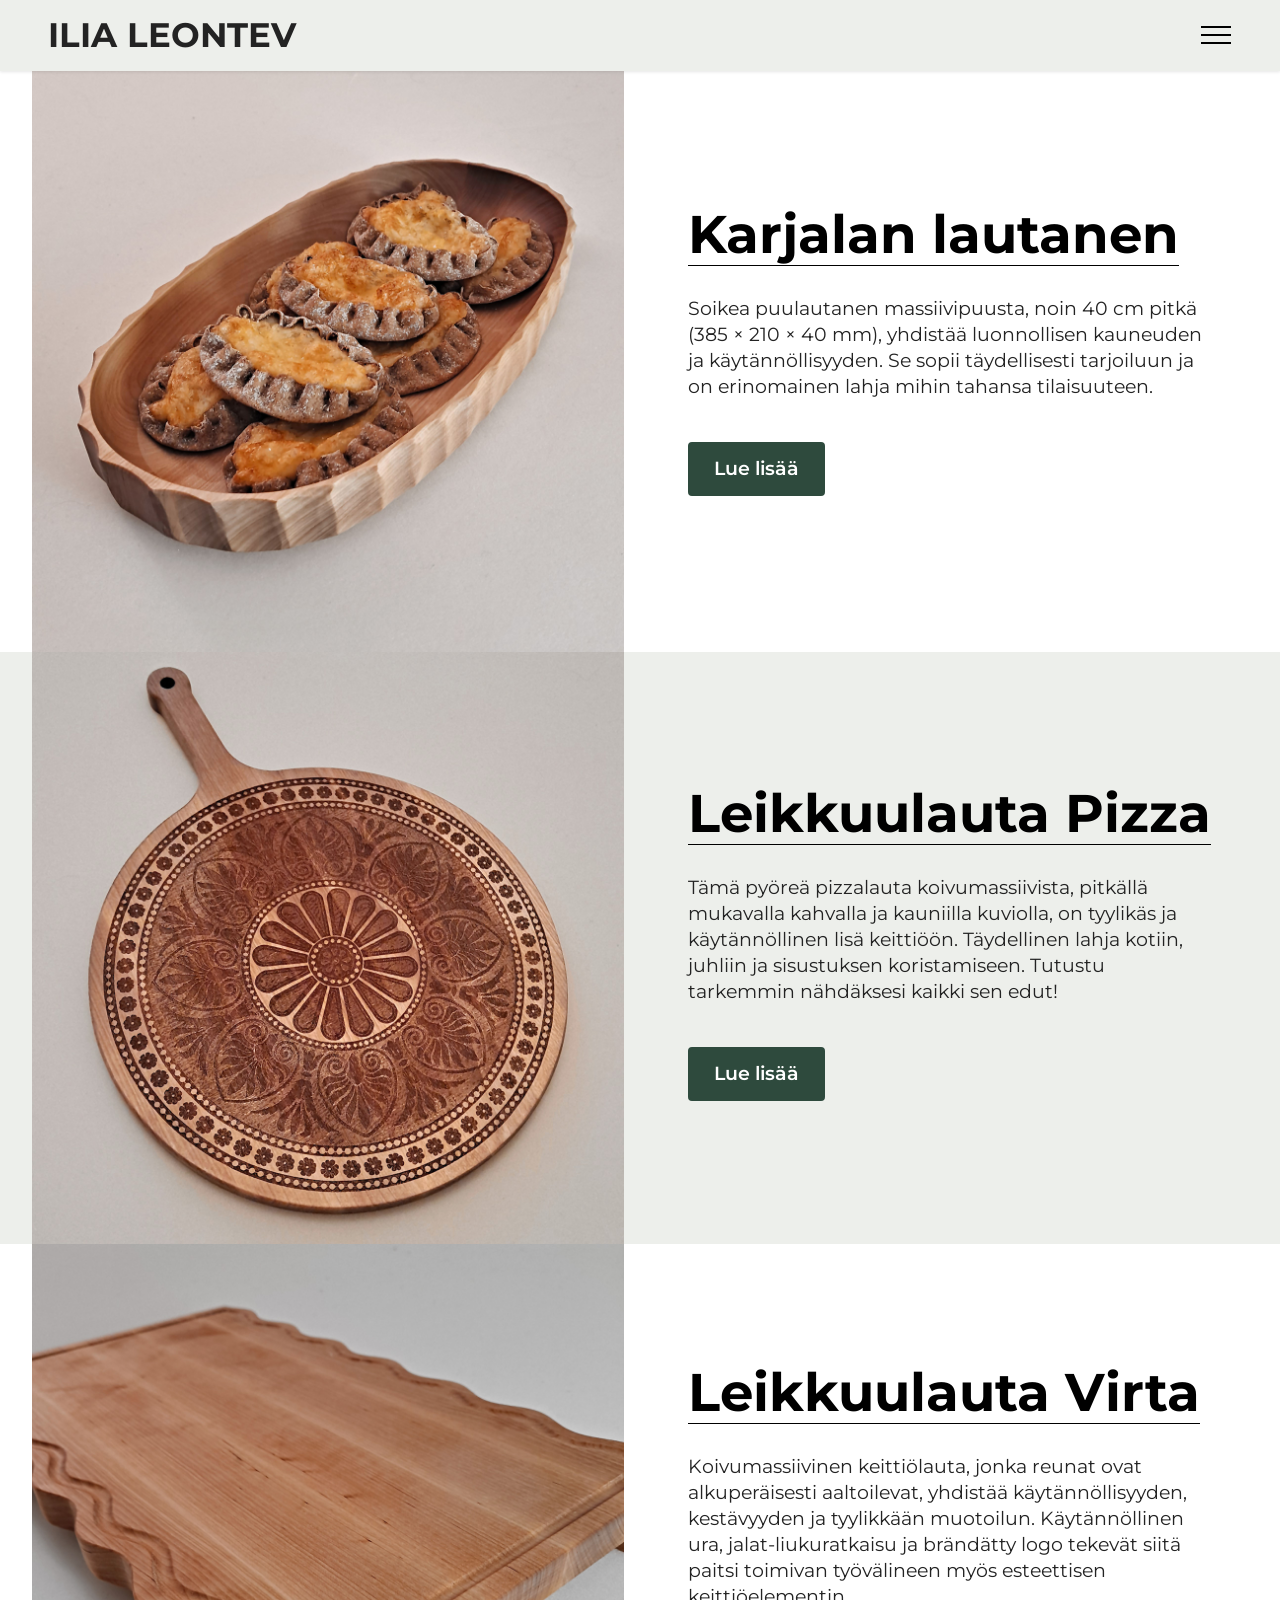
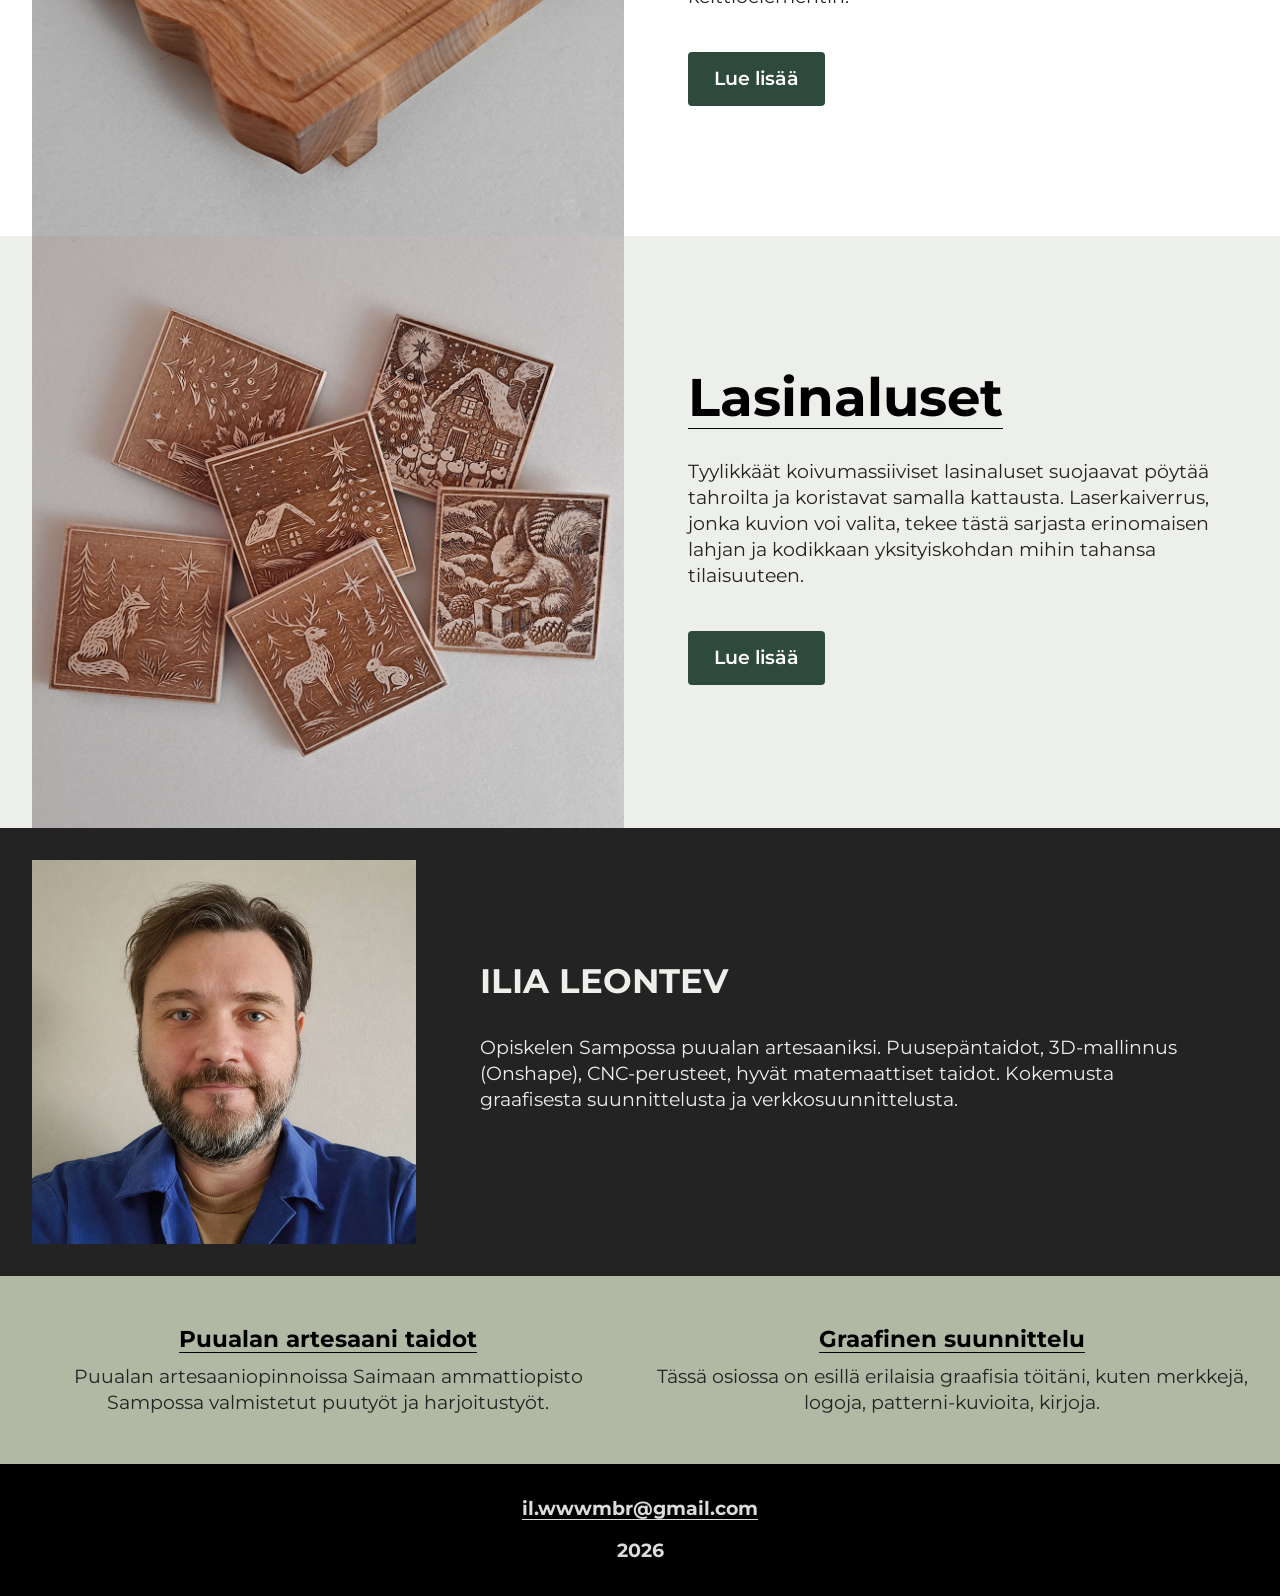
<file: index.html>
<!DOCTYPE html>
<html  >
<head>
  <!-- Site made with Mobirise Website Builder v6.1.4, https://mobirise.com -->
  <meta charset="UTF-8">
  <meta http-equiv="X-UA-Compatible" content="IE=edge">
  <meta name="generator" content="Mobirise v6.1.4, mobirise.com">
  <meta name="viewport" content="width=device-width, initial-scale=1, minimum-scale=1">
  <link rel="shortcut icon" href="assets/images/logoil64-64x64.png" type="image/x-icon">
  <meta name="description" content="Ammatilliset ja opiskeluprojektit -sivulla esitellään Ilia Leontevin puualan töitä ja osaamista. Sivulta löytyy massiivipuusta valmistettuja tuotteita, kuten tarjoilulautoja, leikkuulautoja ja lasinalusia, joissa yhdistyvät käytännöllisyys, kestävyys ja esteettinen muotoilu. Lisäksi sivu esittelee tekijän osaamisen puusepäntaidossa, 3D-mallinnuksessa (Onshape), CNC-perusteissa sekä graafisessa ja verkkosuunnittelussa.">
  
  
  <title>Ammatilliset ja opiskeluprojektit, Ilia Leontev</title>
  <link rel="stylesheet" href="assets/web/assets/mobirise-icons2/mobirise2.css">
  <link rel="stylesheet" href="assets/bootstrap/css/bootstrap.min.css">
  <link rel="stylesheet" href="assets/dropdown/css/style.css">
  <link rel="stylesheet" href="assets/socicon/css/styles.css">
  <link rel="stylesheet" href="assets/theme/css/style.css">
  <link rel="preload" href="https://fonts.googleapis.com/css?family=Montserrat:100,200,300,400,500,600,700,800,900,100i,200i,300i,400i,500i,600i,700i,800i,900i&display=swap" as="style" onload="this.onload=null;this.rel='stylesheet'">
  <noscript><link rel="stylesheet" href="https://fonts.googleapis.com/css?family=Montserrat:100,200,300,400,500,600,700,800,900,100i,200i,300i,400i,500i,600i,700i,800i,900i&display=swap"></noscript>
  <link rel="preload" as="style" href="assets/mobirise/css/mbr-additional.css?v=9HS7d1"><link rel="stylesheet" href="assets/mobirise/css/mbr-additional.css?v=9HS7d1" type="text/css">

  
  
  
</head>
<body>
  
  <section data-bs-version="5.1" class="menu menu1 cid-uZZmpllbdt" once="menu" id="menu1-4">
    

    <nav class="navbar navbar-dropdown navbar-fixed-top collapsed">
        <div class="container-fluid">
            <div class="navbar-brand">
                
                <span class="navbar-caption-wrap"><a class="navbar-caption text-black text-primary display-2" href="index.html">ILIA LEONTEV</a></span>
            </div>
            <button class="navbar-toggler" type="button" data-toggle="collapse" data-bs-toggle="collapse" data-target="#navbarSupportedContent" data-bs-target="#navbarSupportedContent" aria-controls="navbarNavAltMarkup" aria-expanded="false" aria-label="Toggle navigation">
                <div class="hamburger">
                    <span></span>
                    <span></span>
                    <span></span>
                    <span></span>
                </div>
            </button>
            <div class="collapse navbar-collapse" id="navbarSupportedContent">
                <ul class="navbar-nav nav-dropdown nav-right" data-app-modern-menu="true"><li class="nav-item"><a class="nav-link link text-black text-primary display-4" href="page3.html">Karjalan lautanen</a></li><li class="nav-item"><a class="nav-link link text-black text-primary display-4" href="page5.html">Leikkuulauta Pizza</a></li><li class="nav-item"><a class="nav-link link text-black text-primary display-4" href="page4.html">Leikkuulauta Virta</a></li><li class="nav-item"><a class="nav-link link text-black text-primary display-4" href="page6.html">Lasinaluset</a></li><li class="nav-item"><a class="nav-link link text-black text-primary display-4" href="page1.html">Puuala</a></li><li class="nav-item"><a class="nav-link link text-black text-primary display-4" href="page2.html">Graafinen</a></li></ul>
                
                
            </div>
        </div>
    </nav>
</section>

<section data-bs-version="5.1" class="header1 cid-vfagT1AdCR" id="header01-25">
	

	
	

	<div class="container-fluid">
		<div class="row justify-content-center">
			<div class="col-12 col-md-12 col-lg-6 image-wrapper">
				<img class="w-100" src="assets/images/k2-9.jpg" alt="Karjalan lautanen">
			</div>
			<div class="col-12 col-lg col-md-12">
				<div class="text-wrapper align-left">
					<h1 class="mbr-section-title mbr-fonts-style mb-4 display-1"><a href="page3.html" class="text-primary"><strong>Karjalan lautanen</strong></a></h1>
					<p class="mbr-text mbr-fonts-style mb-4 display-7">
						Soikea puulautanen massiivipuusta, noin 40 cm pitkä (385 × 210 × 40 mm), yhdistää luonnollisen kauneuden ja käytännöllisyyden. Se sopii täydellisesti tarjoiluun ja on erinomainen lahja mihin tahansa tilaisuuteen.<br>
					</p>
					<div class="mbr-section-btn mt-3"><a class="btn btn-danger display-7" href="page3.html">Lue lisää</a></div>
				</div>
			</div>
		</div>
	</div>
</section>

<section data-bs-version="5.1" class="header1 cid-vfai6a8ONi" id="header01-26">
	

	
	

	<div class="container-fluid">
		<div class="row justify-content-center">
			<div class="col-12 col-md-12 col-lg-6 image-wrapper">
				<img class="w-100" src="assets/images/pl-11.jpg" alt="Leikkuulauta Pizza">
			</div>
			<div class="col-12 col-lg col-md-12">
				<div class="text-wrapper align-left">
					<h1 class="mbr-section-title mbr-fonts-style mb-4 display-1"><a href="page5.html" class="text-primary"><strong>Leikkuulauta Pizza</strong></a></h1>
					<p class="mbr-text mbr-fonts-style mb-4 display-7">
						Tämä pyöreä pizzalauta koivumassiivista, pitkällä mukavalla kahvalla ja kauniilla kuviolla, on tyylikäs ja käytännöllinen lisä keittiöön. Täydellinen lahja kotiin, juhliin ja sisustuksen koristamiseen. Tutustu tarkemmin nähdäksesi kaikki sen edut!<br>
					</p>
					<div class="mbr-section-btn mt-3"><a class="btn btn-danger display-7" href="page5.html">Lue lisää</a></div>
				</div>
			</div>
		</div>
	</div>
</section>

<section data-bs-version="5.1" class="header1 cid-vfamk7On8z" id="header01-27">
	

	
	

	<div class="container-fluid">
		<div class="row justify-content-center">
			<div class="col-12 col-md-12 col-lg-6 image-wrapper">
				<img class="w-100" src="assets/images/vl-7.jpg" alt="Leikkuulauta Virta">
			</div>
			<div class="col-12 col-lg col-md-12">
				<div class="text-wrapper align-left">
					<h1 class="mbr-section-title mbr-fonts-style mb-4 display-1"><a href="page4.html" class="text-primary"><strong>Leikkuulauta Virta</strong></a></h1>
					<p class="mbr-text mbr-fonts-style mb-4 display-7">
						Koivumassiivinen keittiölauta, jonka reunat ovat alkuperäisesti aaltoilevat, yhdistää käytännöllisyyden, kestävyyden ja tyylikkään muotoilun. Käytännöllinen ura, jalat-liukuratkaisu ja brändätty logo tekevät siitä paitsi toimivan työvälineen myös esteettisen keittiöelementin.<br>
					</p>
					<div class="mbr-section-btn mt-3"><a class="btn btn-danger display-7" href="page4.html">Lue lisää</a></div>
				</div>
			</div>
		</div>
	</div>
</section>

<section data-bs-version="5.1" class="header1 cid-vfamNMclRf" id="header01-28">
	

	
	

	<div class="container-fluid">
		<div class="row justify-content-center">
			<div class="col-12 col-md-12 col-lg-6 image-wrapper">
				<img class="w-100" src="assets/images/lal-7.jpg" alt="Lasinaluset">
			</div>
			<div class="col-12 col-lg col-md-12">
				<div class="text-wrapper align-left">
					<h1 class="mbr-section-title mbr-fonts-style mb-4 display-1"><a href="page6.html" class="text-primary"><strong>Lasinaluset</strong></a></h1>
					<p class="mbr-text mbr-fonts-style mb-4 display-7">
						Tyylikkäät koivumassiiviset lasinaluset suojaavat pöytää tahroilta ja koristavat samalla kattausta. Laserkaiverrus, jonka kuvion voi valita, tekee tästä sarjasta erinomaisen lahjan ja kodikkaan yksityiskohdan mihin tahansa tilaisuuteen.<br>
					</p>
					<div class="mbr-section-btn mt-3"><a class="btn btn-danger display-7" href="page6.html">Lue lisää</a></div>
				</div>
			</div>
		</div>
	</div>
</section>

<section data-bs-version="5.1" class="header1 cid-vfRiSrFo2m" id="header01-2a">
	

	
	

	<div class="container-fluid">
		<div class="row justify-content-center">
			<div class="col-12 col-md-12 col-lg-4 image-wrapper">
				<img class="w-100" src="assets/images/il-foto-1.jpg" alt="Ilia Leontev">
			</div>
			<div class="col-12 col-lg col-md-12">
				<div class="text-wrapper align-left">
					<h1 class="mbr-section-title mbr-fonts-style mb-4 display-2"><strong>ILIA LEONTEV</strong></h1>
					<p class="mbr-text mbr-fonts-style mb-4 display-7">
						Opiskelen Sampossa puualan artesaaniksi. Puusepäntaidot, 3D-mallinnus (Onshape), CNC-perusteet, hyvät matemaattiset taidot. Kokemusta graafisesta suunnittelusta ja verkkosuunnittelusta. <br>
					</p>
					
				</div>
			</div>
		</div>
	</div>
</section>

<section data-bs-version="5.1" class="features18 cid-v05zrIrAXE" id="features18-g">

    

    
    
    <div class="container-fluid">
        
        <div class="row mt-4">
            
            
            <div class="item features-without-image mb-3 col-12 col-md-6 active">
                <div class="item-wrapper mb-4">
                    <div class="card-box align-left">
                        <h4 class="card-title mbr-fonts-style align-left display-5">
                            <a href="page1.html" class="text-primary"><strong>Puualan artesaani taidot</strong></a></h4>
                        <p class="mbr-text mbr-fonts-style mb-3 display-7">
                            Puualan artesaaniopinnoissa Saimaan ammattiopisto Sampossa valmistetut puutyöt ja harjoitustyöt.</p>
                        <div class="link-wrap">
                            
                        </div>
                    </div>
                </div>
            </div><div class="item features-without-image mb-3 col-12 col-md-6">
                <div class="item-wrapper mb-4">
                    <div class="card-box align-left">
                        <h4 class="card-title mbr-fonts-style align-left display-5">
                            <a href="page2.html" class="text-primary"><strong>Graafinen suunnittelu</strong></a></h4>
                        <p class="mbr-text mbr-fonts-style mb-3 display-7">
                            Tässä osiossa on esillä erilaisia graafisia töitäni, kuten merkkejä, logoja, patterni-kuvioita, kirjoja.</p>
                        <div class="link-wrap">
                            
                        </div>
                    </div>
                </div>
            </div>
        </div>
    </div>
</section>

<section data-bs-version="5.1" class="footer3 cid-v0tJ2Ecw5F" once="footers" id="footer3-v">

    

    

    <div class="container">
        <div class="media-container-row align-center mbr-white">
            <div class="row row-links">
                <ul class="foot-menu">
                    
                    
                    
                    
                    
                <li class="foot-menu-item mbr-fonts-style display-7">
                        <a class="text-secondary" href="mailto:il.wwwmbr@gmail.com"><strong>il.wwwmbr@gmail.com</strong></a>
                    </li></ul>
            </div>
            
            <div class="row row-copirayt">
                <p class="mbr-text mb-0 mbr-fonts-style mbr-white align-center display-7"><strong>2026</strong></p>
            </div>
        </div>
    </div>
</section><script src="assets/bootstrap/js/bootstrap.bundle.min.js"></script>  <script src="assets/smoothscroll/smooth-scroll.js"></script>  <script src="assets/ytplayer/index.js"></script>  <script src="assets/dropdown/js/navbar-dropdown.js"></script>  <script src="assets/theme/js/script.js"></script>  
  
  
</body>
</html>
</file>
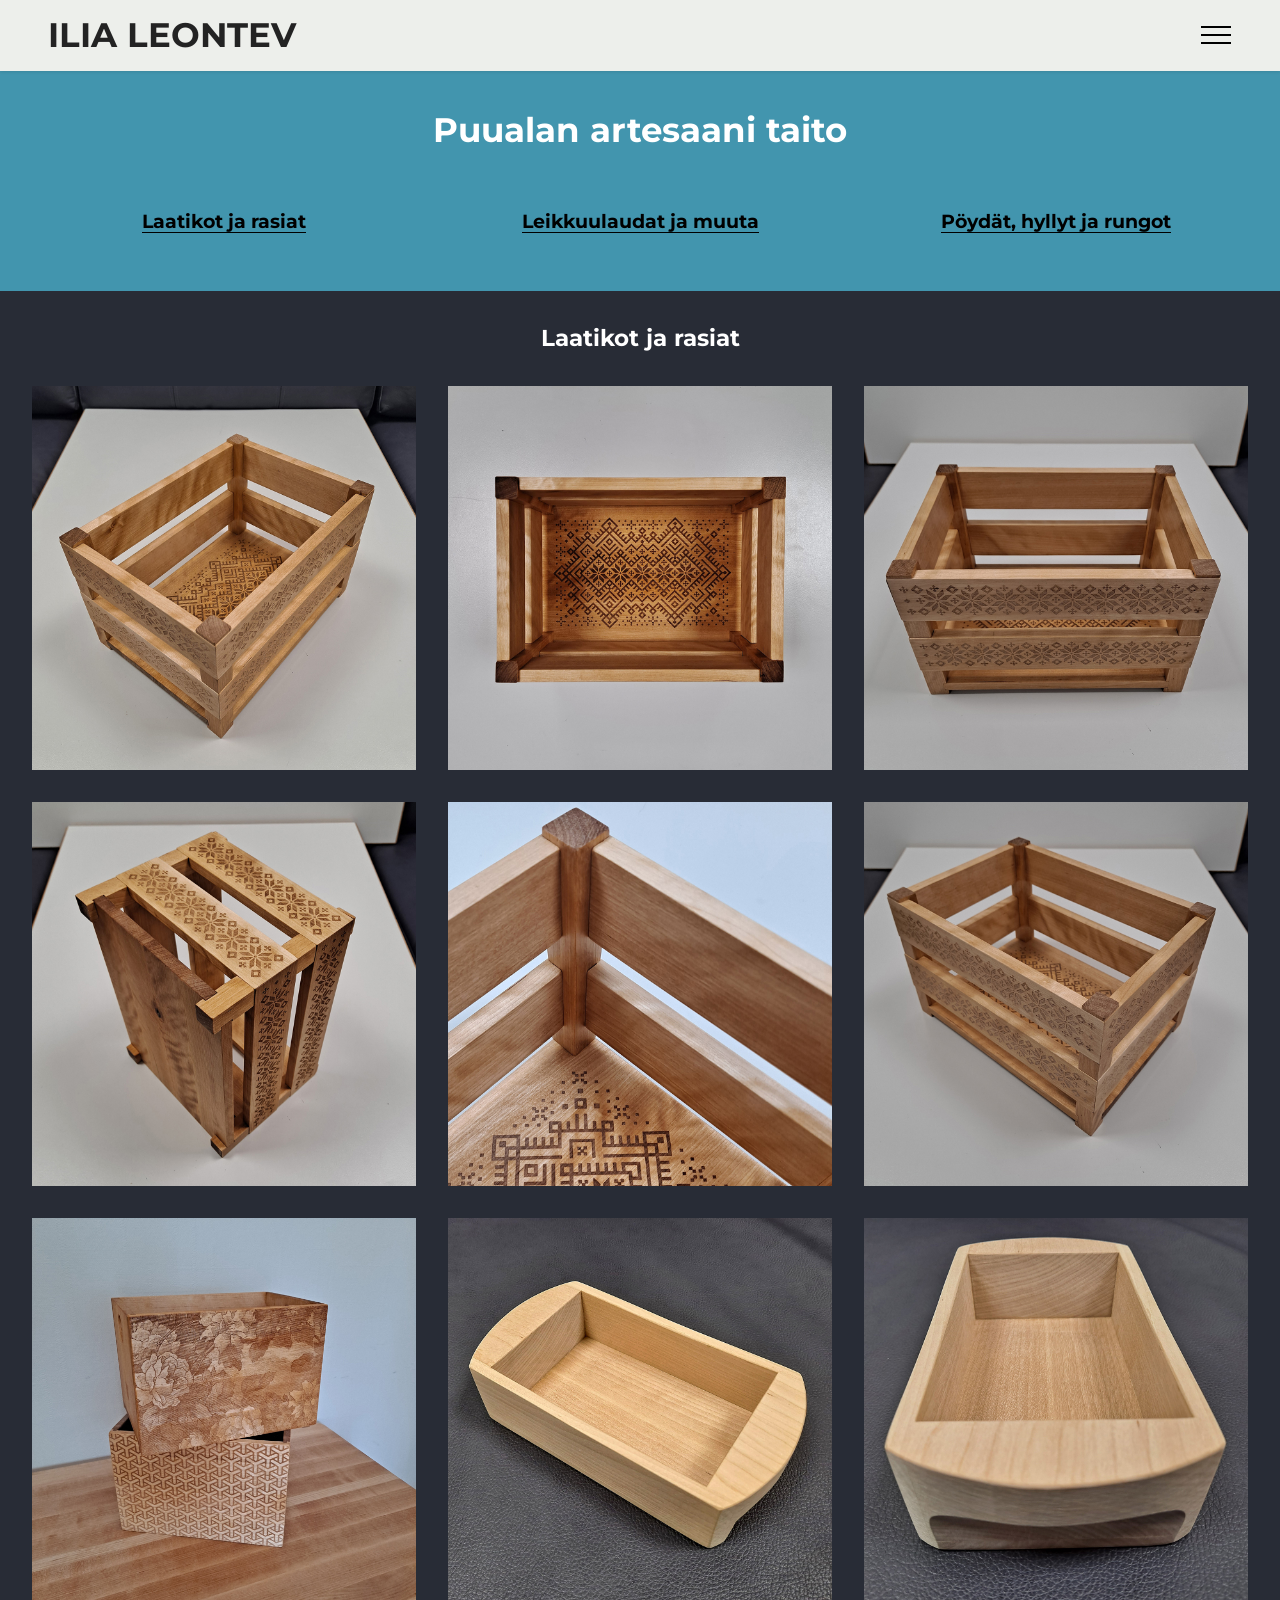
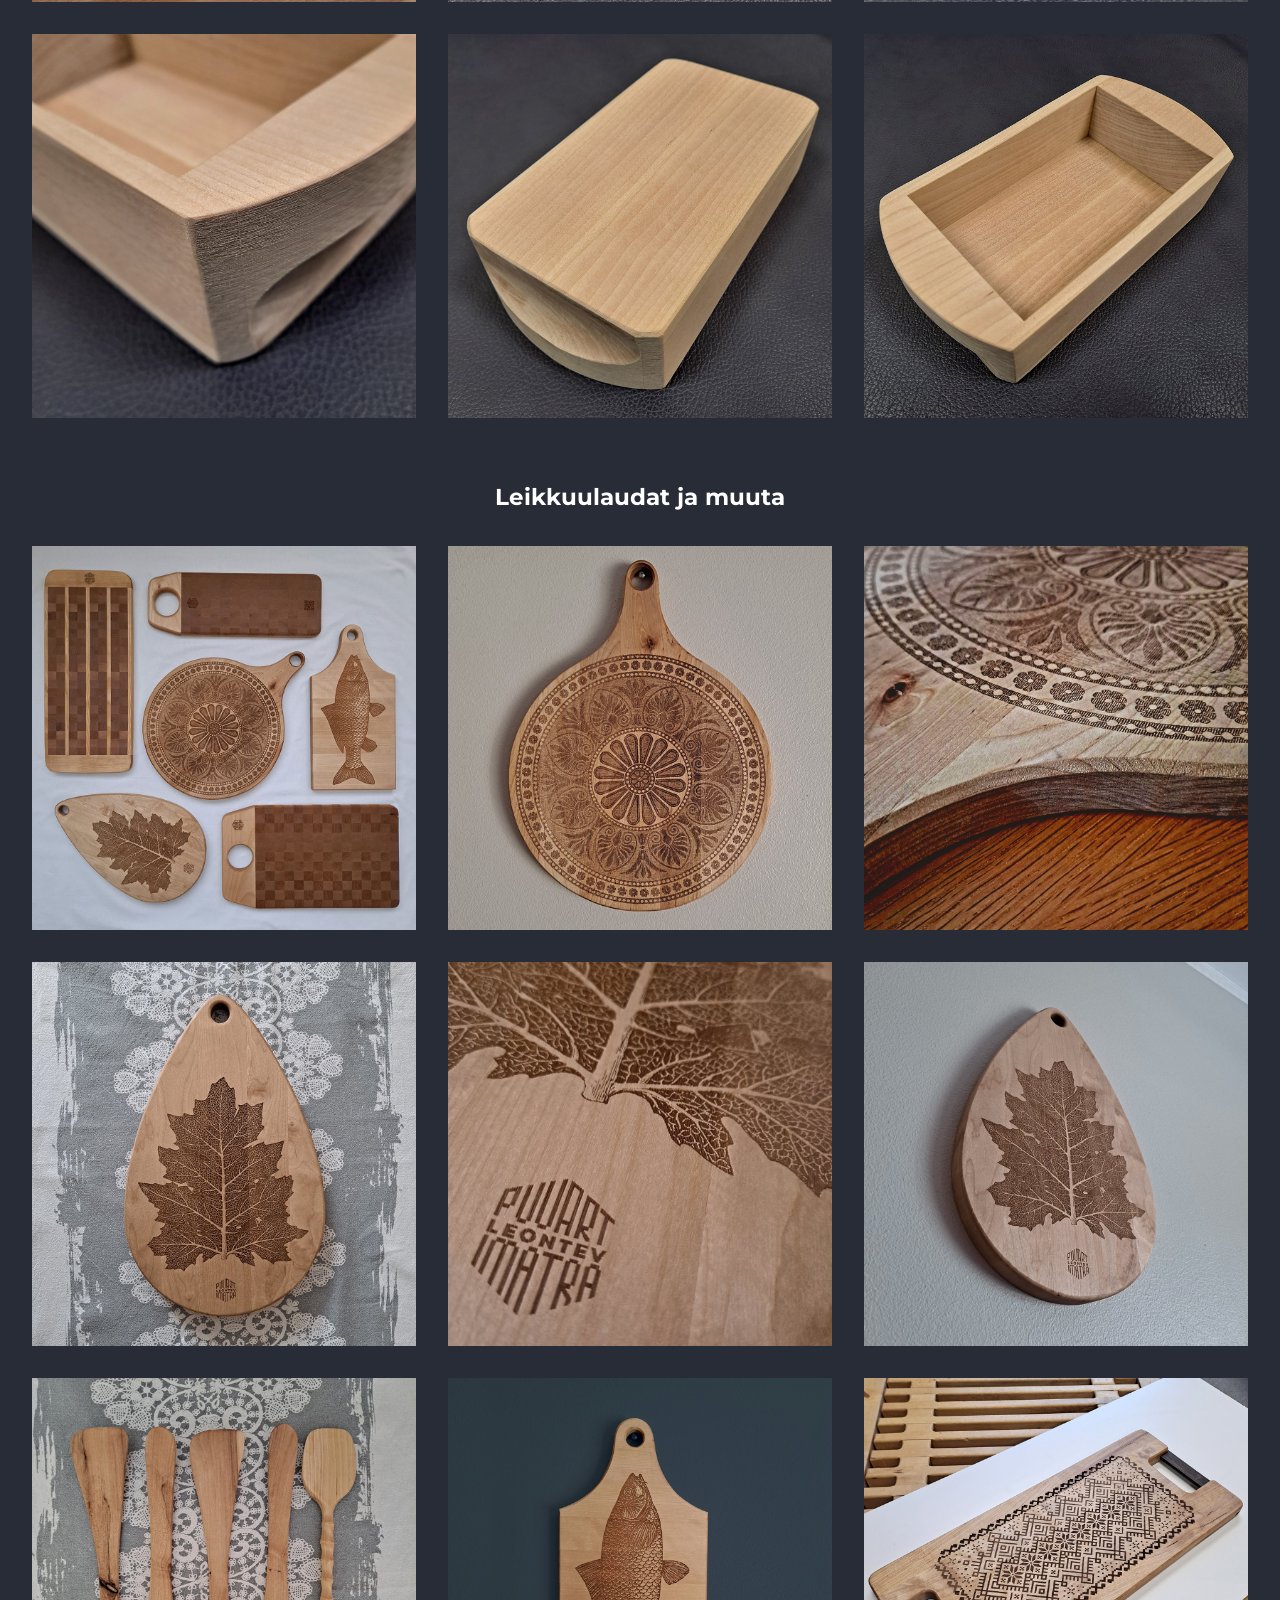
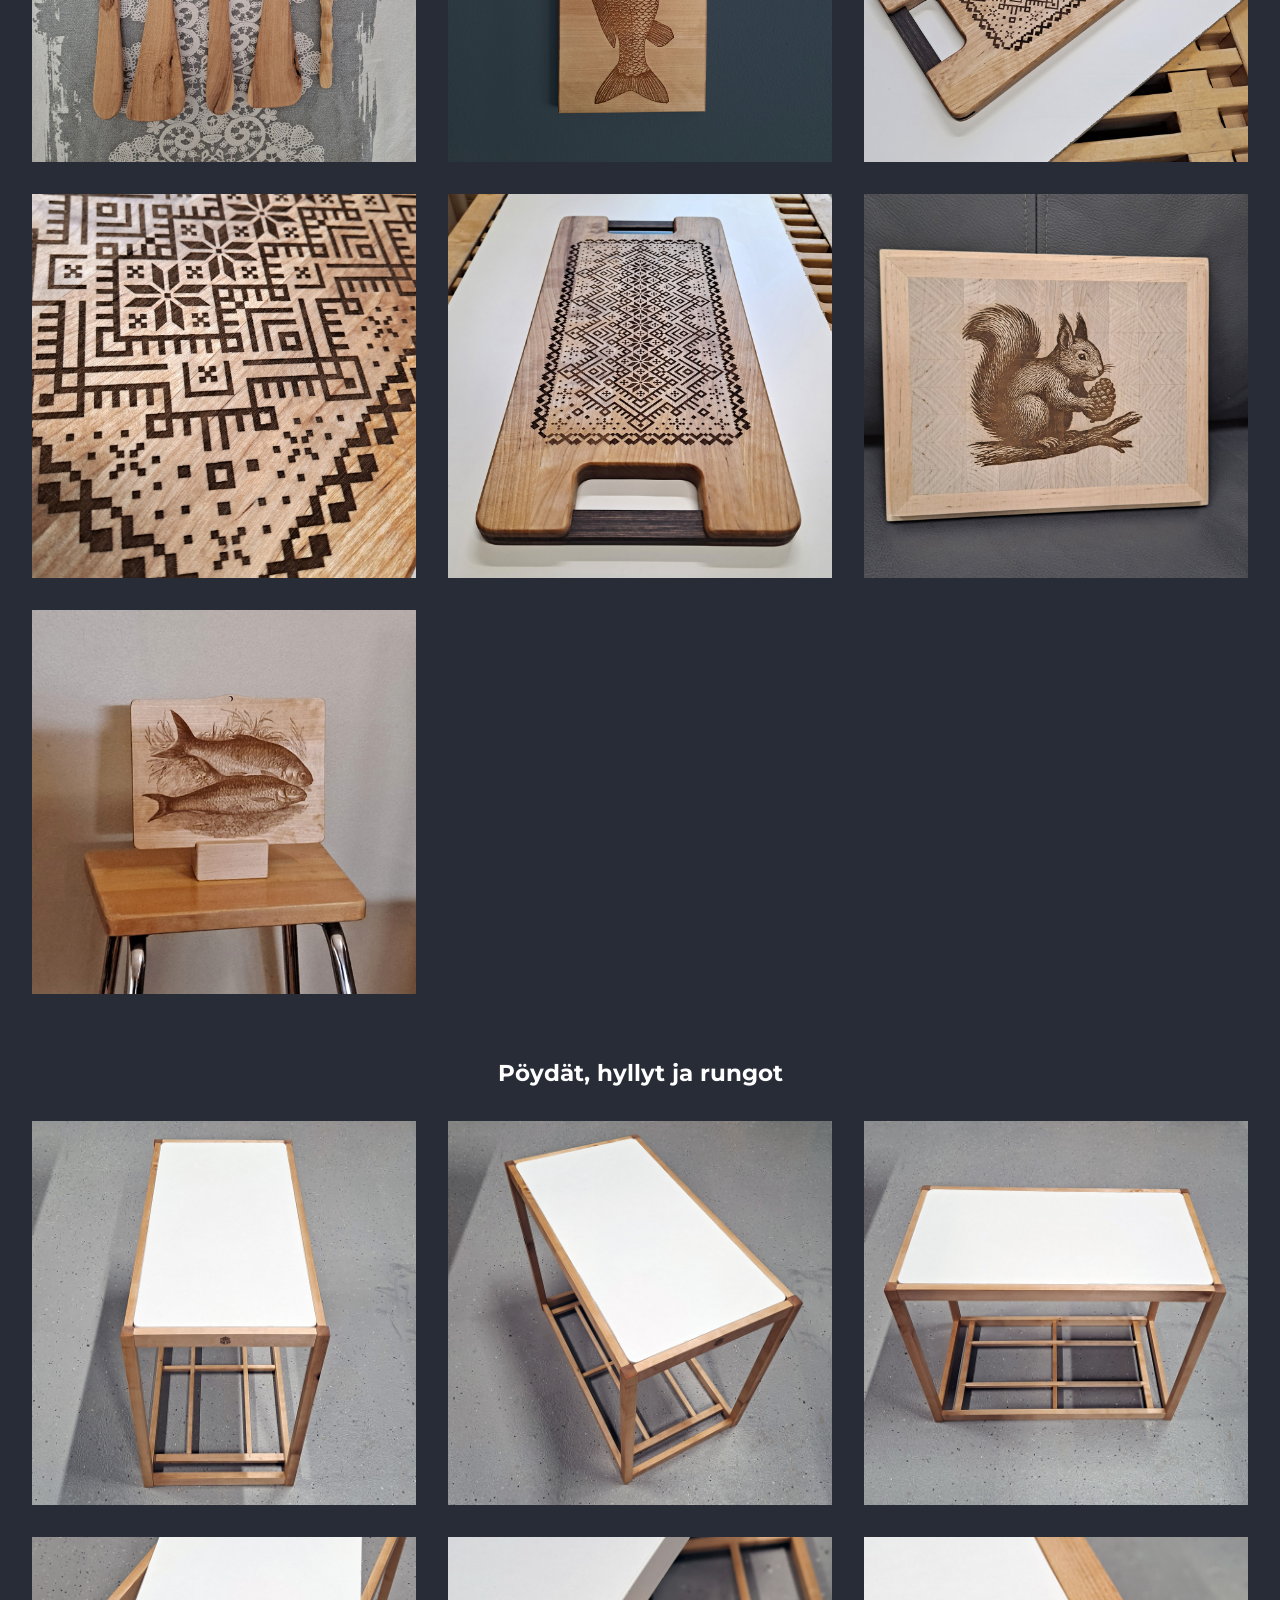
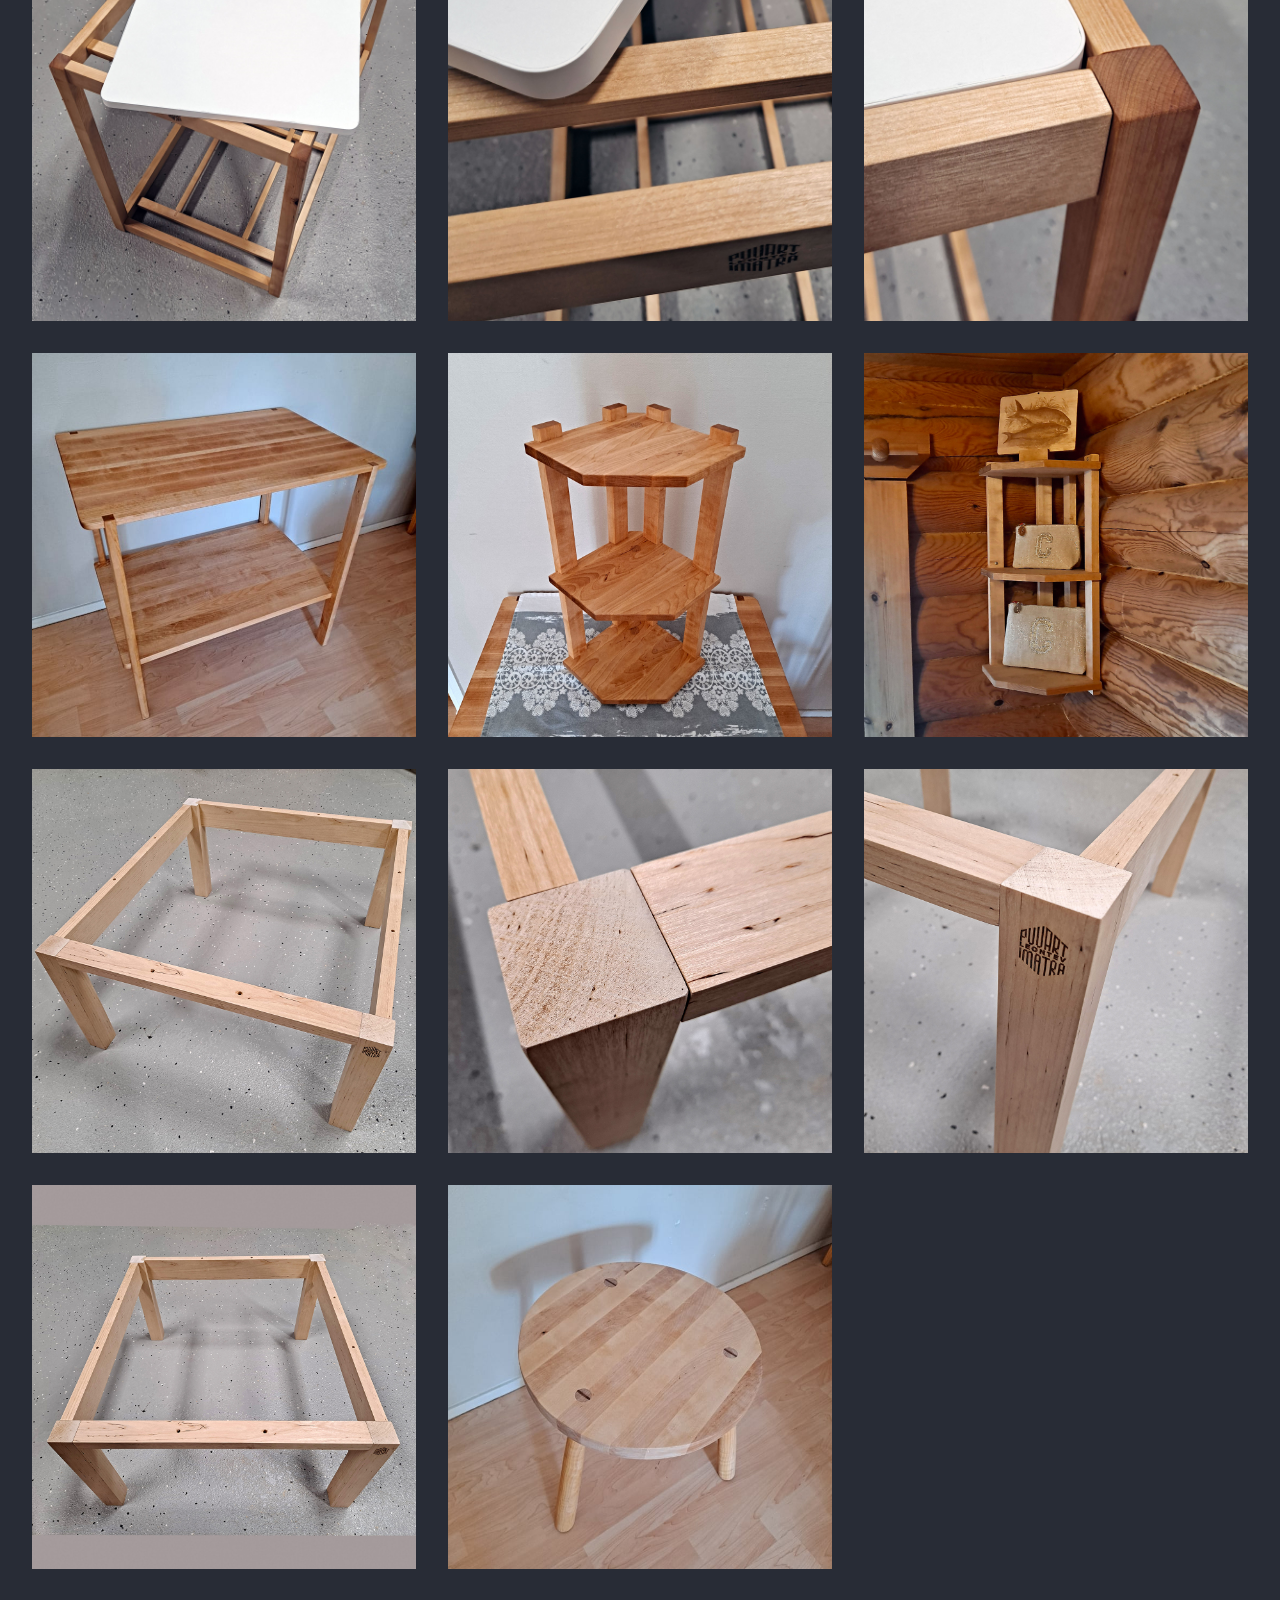
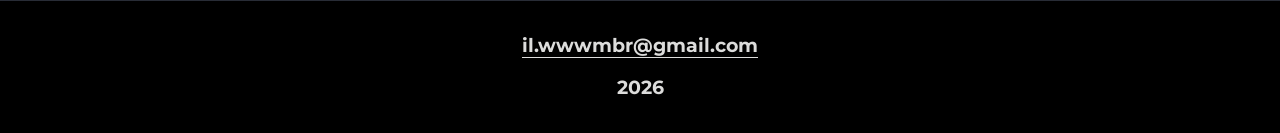
<file: page1.html>
<!DOCTYPE html>
<html  >
<head>
  <!-- Site made with Mobirise Website Builder v6.1.4, https://mobirise.com -->
  <meta charset="UTF-8">
  <meta http-equiv="X-UA-Compatible" content="IE=edge">
  <meta name="generator" content="Mobirise v6.1.4, mobirise.com">
  <meta name="viewport" content="width=device-width, initial-scale=1, minimum-scale=1">
  <link rel="shortcut icon" href="assets/images/logoil64-64x64.png" type="image/x-icon">
  <meta name="description" content="Puualan artesaanin taidot Ilia Leontevilta esittelevät monipuolisesti valmistettuja puutuotteita. Sivulla näkyvät laatikot ja rasiat, leikkuulaudat sekä pöydät, hyllyt ja rungot. Työt yhdistävät käytännöllisyyden, kestävyyden ja esteettisen muotoilun.">
  
  
  <title>Puualan artesaani taito, Ilia Leontev</title>
  <link rel="stylesheet" href="assets/web/assets/mobirise-icons2/mobirise2.css">
  <link rel="stylesheet" href="assets/bootstrap/css/bootstrap.min.css">
  <link rel="stylesheet" href="assets/dropdown/css/style.css">
  <link rel="stylesheet" href="assets/socicon/css/styles.css">
  <link rel="stylesheet" href="assets/theme/css/style.css">
  <link rel="preload" href="https://fonts.googleapis.com/css?family=Montserrat:100,200,300,400,500,600,700,800,900,100i,200i,300i,400i,500i,600i,700i,800i,900i&display=swap" as="style" onload="this.onload=null;this.rel='stylesheet'">
  <noscript><link rel="stylesheet" href="https://fonts.googleapis.com/css?family=Montserrat:100,200,300,400,500,600,700,800,900,100i,200i,300i,400i,500i,600i,700i,800i,900i&display=swap"></noscript>
  <link rel="preload" as="style" href="assets/mobirise/css/mbr-additional.css?v=WZYtLU"><link rel="stylesheet" href="assets/mobirise/css/mbr-additional.css?v=WZYtLU" type="text/css">

  
  
  
</head>
<body>
  
  <section data-bs-version="5.1" class="menu menu1 cid-uZZmpllbdt" once="menu" id="menu1-h">
    

    <nav class="navbar navbar-dropdown navbar-fixed-top collapsed">
        <div class="container-fluid">
            <div class="navbar-brand">
                
                <span class="navbar-caption-wrap"><a class="navbar-caption text-black text-primary display-2" href="index.html">ILIA LEONTEV</a></span>
            </div>
            <button class="navbar-toggler" type="button" data-toggle="collapse" data-bs-toggle="collapse" data-target="#navbarSupportedContent" data-bs-target="#navbarSupportedContent" aria-controls="navbarNavAltMarkup" aria-expanded="false" aria-label="Toggle navigation">
                <div class="hamburger">
                    <span></span>
                    <span></span>
                    <span></span>
                    <span></span>
                </div>
            </button>
            <div class="collapse navbar-collapse" id="navbarSupportedContent">
                <ul class="navbar-nav nav-dropdown nav-right" data-app-modern-menu="true"><li class="nav-item"><a class="nav-link link text-black text-primary display-4" href="page3.html">Karjalan lautanen</a></li><li class="nav-item"><a class="nav-link link text-black text-primary display-4" href="page5.html">Leikkuulauta Pizza</a></li><li class="nav-item"><a class="nav-link link text-black text-primary display-4" href="page4.html">Leikkuulauta Virta</a></li><li class="nav-item"><a class="nav-link link text-black text-primary display-4" href="page6.html">Lasinaluset</a></li><li class="nav-item"><a class="nav-link link text-black text-primary display-4" href="page1.html">Puuala</a></li><li class="nav-item"><a class="nav-link link text-black text-primary display-4" href="page2.html">Graafinen</a></li></ul>
                
                
            </div>
        </div>
    </nav>
</section>

<section data-bs-version="5.1" class="features25 cid-v0n0IRu57g" id="features1-l">
    

    
    
    <div class="container-fluid">
        <div class="row mb-5">
            <div class="col-12">
                <h3 class="mbr-section-title mbr-fonts-style align-center mb-2 display-2"><strong>Puualan artesaani taito</strong></h3>
                
            </div>
        </div>
        <div class="row">
            
            <div class="item features-without-image mb-5 col-12 col-md-4 active">
                <div class="item-wrapper align-center">
                    
                    <h5 class="card-title mbr-fonts-style display-7"><a href="page1.html#gallery2-j" class="text-primary"><strong>Laatikot ja rasiat</strong></a></h5>
                    
                </div>
            </div><div class="item features-without-image mb-5 col-12 col-md-4">
                <div class="item-wrapper align-center">
                    
                    <h5 class="card-title mbr-fonts-style display-7"><a href="page1.html#gallery2-o" class="text-primary"><strong>Leikkuulaudat ja muuta</strong></a></h5>
                    
                </div>
            </div><div class="item features-without-image mb-5 col-12 col-md-4">
                <div class="item-wrapper align-center">
                    <div class="card-box">
                        
                        <h5 class="card-title mbr-fonts-style display-7"><a href="page1.html#gallery2-n" class="text-primary"><strong>Pöydät, hyllyt ja rungot</strong></a></h5>
                        
                    </div>
                </div>
            </div>
            
        </div>
    </div>
</section>

<section data-bs-version="5.1" class="gallery2 cid-v0mwQS8LwK" id="gallery2-j">
    
    
    <div class="container">
        <div class="mbr-section-head">
            <h4 class="mbr-section-title mbr-fonts-style align-center mb-0 display-5"><strong>Laatikot ja rasiat</strong></h4>
            
        </div>
        <div class="row mt-4">
            
            <div class="item features-image col-12 col-md-6 col-lg-4 active">
                <div class="item-wrapper">
                    <div class="item-img">
                        <img src="assets/images/lal-uz-1.jpg" alt="" data-slide-to="0" data-bs-slide-to="0">
                    </div>
                    
                    
                </div>
            </div><div class="item features-image col-12 col-md-6 col-lg-4">
                <div class="item-wrapper">
                    <div class="item-img">
                        <img src="assets/images/lal-uz-2.jpg" alt="" data-slide-to="1" data-bs-slide-to="1">
                    </div>
                    
                    
                </div>
            </div><div class="item features-image col-12 col-md-6 col-lg-4">
                <div class="item-wrapper">
                    <div class="item-img">
                        <img src="assets/images/lal-uz-5.jpg" alt="" data-slide-to="2" data-bs-slide-to="2">
                    </div>
                    
                    
                </div>
            </div><div class="item features-image col-12 col-md-6 col-lg-4">
                <div class="item-wrapper">
                    <div class="item-img">
                        <img src="assets/images/lal-uz-6.jpg" alt="" data-slide-to="3" data-bs-slide-to="3">
                    </div>
                    
                    
                </div>
            </div><div class="item features-image col-12 col-md-6 col-lg-4">
                <div class="item-wrapper">
                    <div class="item-img">
                        <img src="assets/images/lal-uz-3.jpg" alt="" data-slide-to="4" data-bs-slide-to="4">
                    </div>
                    
                    
                </div>
            </div><div class="item features-image col-12 col-md-6 col-lg-4">
                <div class="item-wrapper">
                    <div class="item-img">
                        <img src="assets/images/lal-uz-4.jpg" alt="" data-slide-to="5" data-bs-slide-to="5">
                    </div>
                    
                    
                </div>
            </div><div class="item features-image col-12 col-md-6 col-lg-4">
                <div class="item-wrapper">
                    <div class="item-img">
                        <img src="assets/images/20240830-114113-2992x2992.jpg" alt="" data-slide-to="6" data-bs-slide-to="6">
                    </div>
                    
                    
                </div>
            </div><div class="item features-image col-12 col-md-6 col-lg-4">
                <div class="item-wrapper">
                    <div class="item-img">
                        <img src="assets/images/mas-1.jpg" alt="" data-slide-to="7" data-bs-slide-to="7">
                    </div>
                    
                    
                </div>
            </div><div class="item features-image col-12 col-md-6 col-lg-4">
                <div class="item-wrapper">
                    <div class="item-img">
                        <img src="assets/images/mas-5.jpg" alt="" data-slide-to="8" data-bs-slide-to="8">
                    </div>
                    
                    
                </div>
            </div><div class="item features-image col-12 col-md-6 col-lg-4">
                <div class="item-wrapper">
                    <div class="item-img">
                        <img src="assets/images/mas-3.jpg" alt="" data-slide-to="9" data-bs-slide-to="9">
                    </div>
                    
                    
                </div>
            </div><div class="item features-image col-12 col-md-6 col-lg-4">
                <div class="item-wrapper">
                    <div class="item-img">
                        <img src="assets/images/mas-4.jpg" alt="" data-slide-to="10" data-bs-slide-to="10">
                    </div>
                    
                    
                </div>
            </div><div class="item features-image col-12 col-md-6 col-lg-4">
                <div class="item-wrapper">
                    <div class="item-img">
                        <img src="assets/images/mas-2.jpg" alt="" data-slide-to="11" data-bs-slide-to="11">
                    </div>
                    
                    
                </div>
            </div>
            
            
        </div>
    </div>
</section>

<section data-bs-version="5.1" class="gallery2 cid-v0rEsLGPXI" id="gallery2-o">
    
    
    <div class="container">
        <div class="mbr-section-head">
            <h4 class="mbr-section-title mbr-fonts-style align-center mb-0 display-5"><strong>Leikkuulaudat ja muuta</strong></h4>
            
        </div>
        <div class="row mt-4">
            
            <div class="item features-image col-12 col-md-6 col-lg-4 active">
                <div class="item-wrapper">
                    <div class="item-img">
                        <img src="assets/images/20240603-182816-ins.jpg" alt="" data-slide-to="0" data-bs-slide-to="0">
                    </div>
                    
                    
                </div>
            </div><div class="item features-image col-12 col-md-6 col-lg-4">
                <div class="item-wrapper">
                    <div class="item-img">
                        <img src="assets/images/20240605-131445-crop-ins-1080x1080.jpg" alt="" data-slide-to="1" data-bs-slide-to="1">
                    </div>
                    
                    
                </div>
            </div><div class="item features-image col-12 col-md-6 col-lg-4">
                <div class="item-wrapper">
                    <div class="item-img">
                        <img src="assets/images/20240601-220736-ins-1080x1080.jpg" alt="" data-slide-to="2" data-bs-slide-to="2">
                    </div>
                    
                    
                </div>
            </div><div class="item features-image col-12 col-md-6 col-lg-4">
                <div class="item-wrapper">
                    <div class="item-img">
                        <img src="assets/images/20240612-154308-ins-1080x1080.jpg" alt="" data-slide-to="3" data-bs-slide-to="3">
                    </div>
                    
                    
                </div>
            </div><div class="item features-image col-12 col-md-6 col-lg-4">
                <div class="item-wrapper">
                    <div class="item-img">
                        <img src="assets/images/20240612-1553000-ins-1080x1080.jpg" alt="" data-slide-to="4" data-bs-slide-to="4">
                    </div>
                    
                    
                </div>
            </div><div class="item features-image col-12 col-md-6 col-lg-4">
                <div class="item-wrapper">
                    <div class="item-img">
                        <img src="assets/images/20240612-155859-ins-1080x1080.jpg" alt="" data-slide-to="5" data-bs-slide-to="5">
                    </div>
                    
                    
                </div>
            </div><div class="item features-image col-12 col-md-6 col-lg-4">
                <div class="item-wrapper">
                    <div class="item-img">
                        <img src="assets/images/lojki.jpg" alt="" data-slide-to="6" data-bs-slide-to="6">
                    </div>
                    
                    
                </div>
            </div><div class="item features-image col-12 col-md-6 col-lg-4">
                <div class="item-wrapper">
                    <div class="item-img">
                        <img src="assets/images/lr-1.jpg" alt="" data-slide-to="7" data-bs-slide-to="7">
                    </div>
                    
                    
                </div>
            </div><div class="item features-image col-12 col-md-6 col-lg-4">
                <div class="item-wrapper">
                    <div class="item-img">
                        <img src="assets/images/lau-2.jpg" alt="" data-slide-to="8" data-bs-slide-to="8">
                    </div>
                    
                    
                </div>
            </div><div class="item features-image col-12 col-md-6 col-lg-4">
                <div class="item-wrapper">
                    <div class="item-img">
                        <img src="assets/images/lau-3.jpg" alt="" data-slide-to="9" data-bs-slide-to="9">
                    </div>
                    
                    
                </div>
            </div><div class="item features-image col-12 col-md-6 col-lg-4">
                <div class="item-wrapper">
                    <div class="item-img">
                        <img src="assets/images/lau-4.jpg" alt="" data-slide-to="10" data-bs-slide-to="10">
                    </div>
                    
                    
                </div>
            </div><div class="item features-image col-12 col-md-6 col-lg-4">
                <div class="item-wrapper">
                    <div class="item-img">
                        <img src="assets/images/orava.jpg" alt="" data-slide-to="11" data-bs-slide-to="11">
                    </div>
                    
                    
                </div>
            </div><div class="item features-image col-12 col-md-6 col-lg-4">
                <div class="item-wrapper">
                    <div class="item-img">
                        <img src="assets/images/ryby-1.jpg" alt="" data-slide-to="12" data-bs-slide-to="12">
                    </div>
                    
                    
                </div>
            </div>
            
            
        </div>
    </div>
</section>

<section data-bs-version="5.1" class="gallery2 cid-v0n3v6L8IE" id="gallery2-n">
    
    
    <div class="container">
        <div class="mbr-section-head">
            <h4 class="mbr-section-title mbr-fonts-style align-center mb-0 display-5"><strong>Pöydät, hyllyt ja rungot</strong></h4>
            
        </div>
        <div class="row mt-4">
            
            <div class="item features-image col-12 col-md-6 col-lg-4 active">
                <div class="item-wrapper">
                    <div class="item-img">
                        <img src="assets/images/k-r01.jpg" alt="" data-slide-to="0" data-bs-slide-to="0">
                    </div>
                    
                    
                </div>
            </div><div class="item features-image col-12 col-md-6 col-lg-4 active">
                <div class="item-wrapper">
                    <div class="item-img">
                        <img src="assets/images/k-r02.jpg" alt="" data-slide-to="1" data-bs-slide-to="1">
                    </div>
                    
                    
                </div>
            </div><div class="item features-image col-12 col-md-6 col-lg-4 active">
                <div class="item-wrapper">
                    <div class="item-img">
                        <img src="assets/images/k-r03.jpg" alt="" data-slide-to="2" data-bs-slide-to="2">
                    </div>
                    
                    
                </div>
            </div><div class="item features-image col-12 col-md-6 col-lg-4 active">
                <div class="item-wrapper">
                    <div class="item-img">
                        <img src="assets/images/k-r04.jpg" alt="" data-slide-to="3" data-bs-slide-to="3">
                    </div>
                    
                    
                </div>
            </div><div class="item features-image col-12 col-md-6 col-lg-4 active">
                <div class="item-wrapper">
                    <div class="item-img">
                        <img src="assets/images/k-r05.jpg" alt="" data-slide-to="4" data-bs-slide-to="4">
                    </div>
                    
                    
                </div>
            </div><div class="item features-image col-12 col-md-6 col-lg-4 active">
                <div class="item-wrapper">
                    <div class="item-img">
                        <img src="assets/images/k-r06.jpg" alt="" data-slide-to="5" data-bs-slide-to="5">
                    </div>
                    
                    
                </div>
            </div><div class="item features-image col-12 col-md-6 col-lg-4">
                <div class="item-wrapper">
                    <div class="item-img">
                        <img src="assets/images/20240830-114147-712x712.jpg" alt="" data-slide-to="6" data-bs-slide-to="6">
                    </div>
                    
                    
                </div>
            </div><div class="item features-image col-12 col-md-6 col-lg-4">
                <div class="item-wrapper">
                    <div class="item-img">
                        <img src="assets/images/hy03-2400x2400.jpg" alt="" data-slide-to="7" data-bs-slide-to="7">
                    </div>
                    
                    
                </div>
            </div><div class="item features-image col-12 col-md-6 col-lg-4">
                <div class="item-wrapper">
                    <div class="item-img">
                        <img src="assets/images/hyl-2.jpg" alt="" data-slide-to="8" data-bs-slide-to="8">
                    </div>
                    
                    
                </div>
            </div><div class="item features-image col-12 col-md-6 col-lg-4">
                <div class="item-wrapper">
                    <div class="item-img">
                        <img src="assets/images/run1-1.jpg" alt="" data-slide-to="9" data-bs-slide-to="9">
                    </div>
                    
                    
                </div>
            </div><div class="item features-image col-12 col-md-6 col-lg-4">
                <div class="item-wrapper">
                    <div class="item-img">
                        <img src="assets/images/run1-3.jpg" alt="" data-slide-to="10" data-bs-slide-to="10">
                    </div>
                    
                    
                </div>
            </div><div class="item features-image col-12 col-md-6 col-lg-4">
                <div class="item-wrapper">
                    <div class="item-img">
                        <img src="assets/images/run1-4.jpg" alt="" data-slide-to="11" data-bs-slide-to="11">
                    </div>
                    
                    
                </div>
            </div><div class="item features-image col-12 col-md-6 col-lg-4">
                <div class="item-wrapper">
                    <div class="item-img">
                        <img src="assets/images/run1-5.jpg" alt="" data-slide-to="12" data-bs-slide-to="12">
                    </div>
                    
                    
                </div>
            </div><div class="item features-image col-12 col-md-6 col-lg-4">
                <div class="item-wrapper">
                    <div class="item-img">
                        <img src="assets/images/20240830-114413-712x712.jpg" alt="" data-slide-to="13" data-bs-slide-to="13">
                    </div>
                    
                    
                </div>
            </div>
            
            
        </div>
    </div>
</section>

<section data-bs-version="5.1" class="footer3 cid-v0tJ2Ecw5F" once="footers" id="footer3-v">

    

    

    <div class="container">
        <div class="media-container-row align-center mbr-white">
            <div class="row row-links">
                <ul class="foot-menu">
                    
                    
                    
                    
                    
                <li class="foot-menu-item mbr-fonts-style display-7">
                        <a class="text-secondary" href="mailto:il.wwwmbr@gmail.com"><strong>il.wwwmbr@gmail.com</strong></a>
                    </li></ul>
            </div>
            
            <div class="row row-copirayt">
                <p class="mbr-text mb-0 mbr-fonts-style mbr-white align-center display-7"><strong>2026</strong></p>
            </div>
        </div>
    </div>
</section><script src="assets/bootstrap/js/bootstrap.bundle.min.js"></script>  <script src="assets/smoothscroll/smooth-scroll.js"></script>  <script src="assets/ytplayer/index.js"></script>  <script src="assets/dropdown/js/navbar-dropdown.js"></script>  <script src="assets/theme/js/script.js"></script>  
  
  
</body>
</html>
</file>
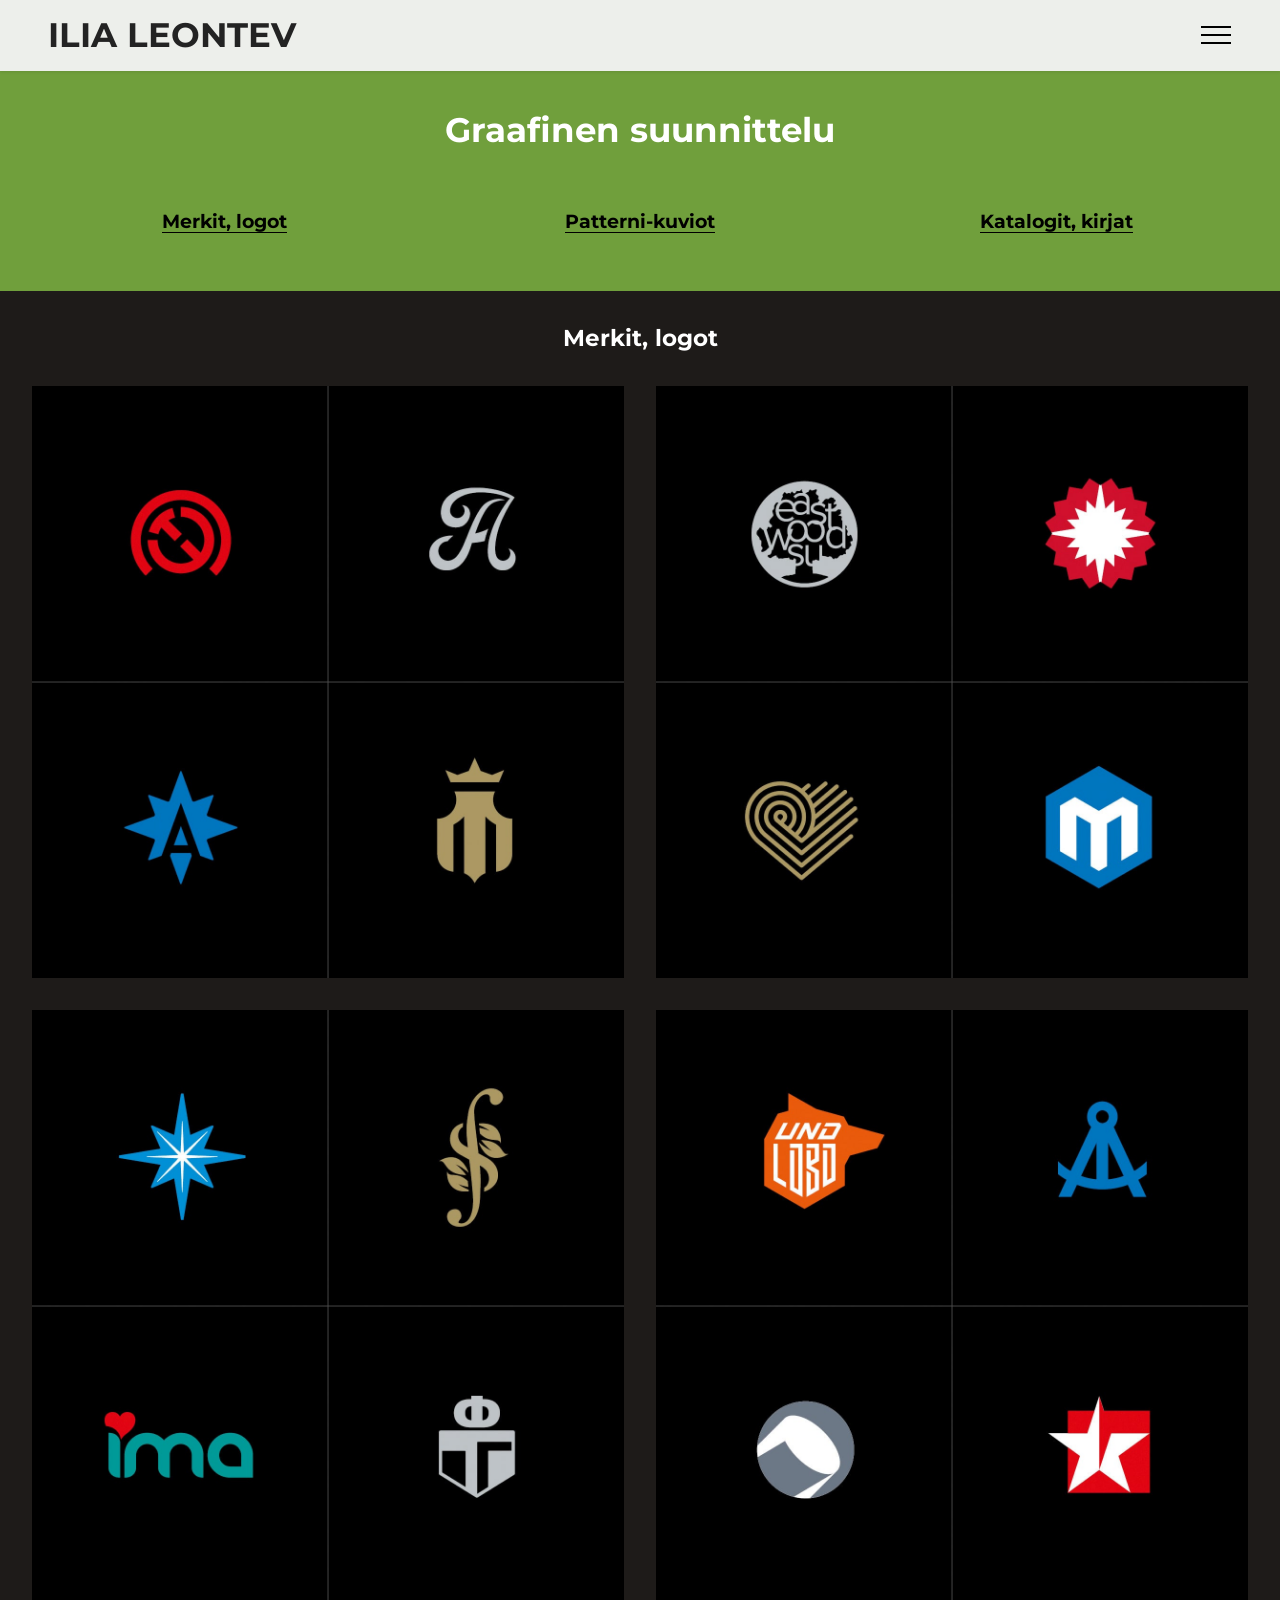
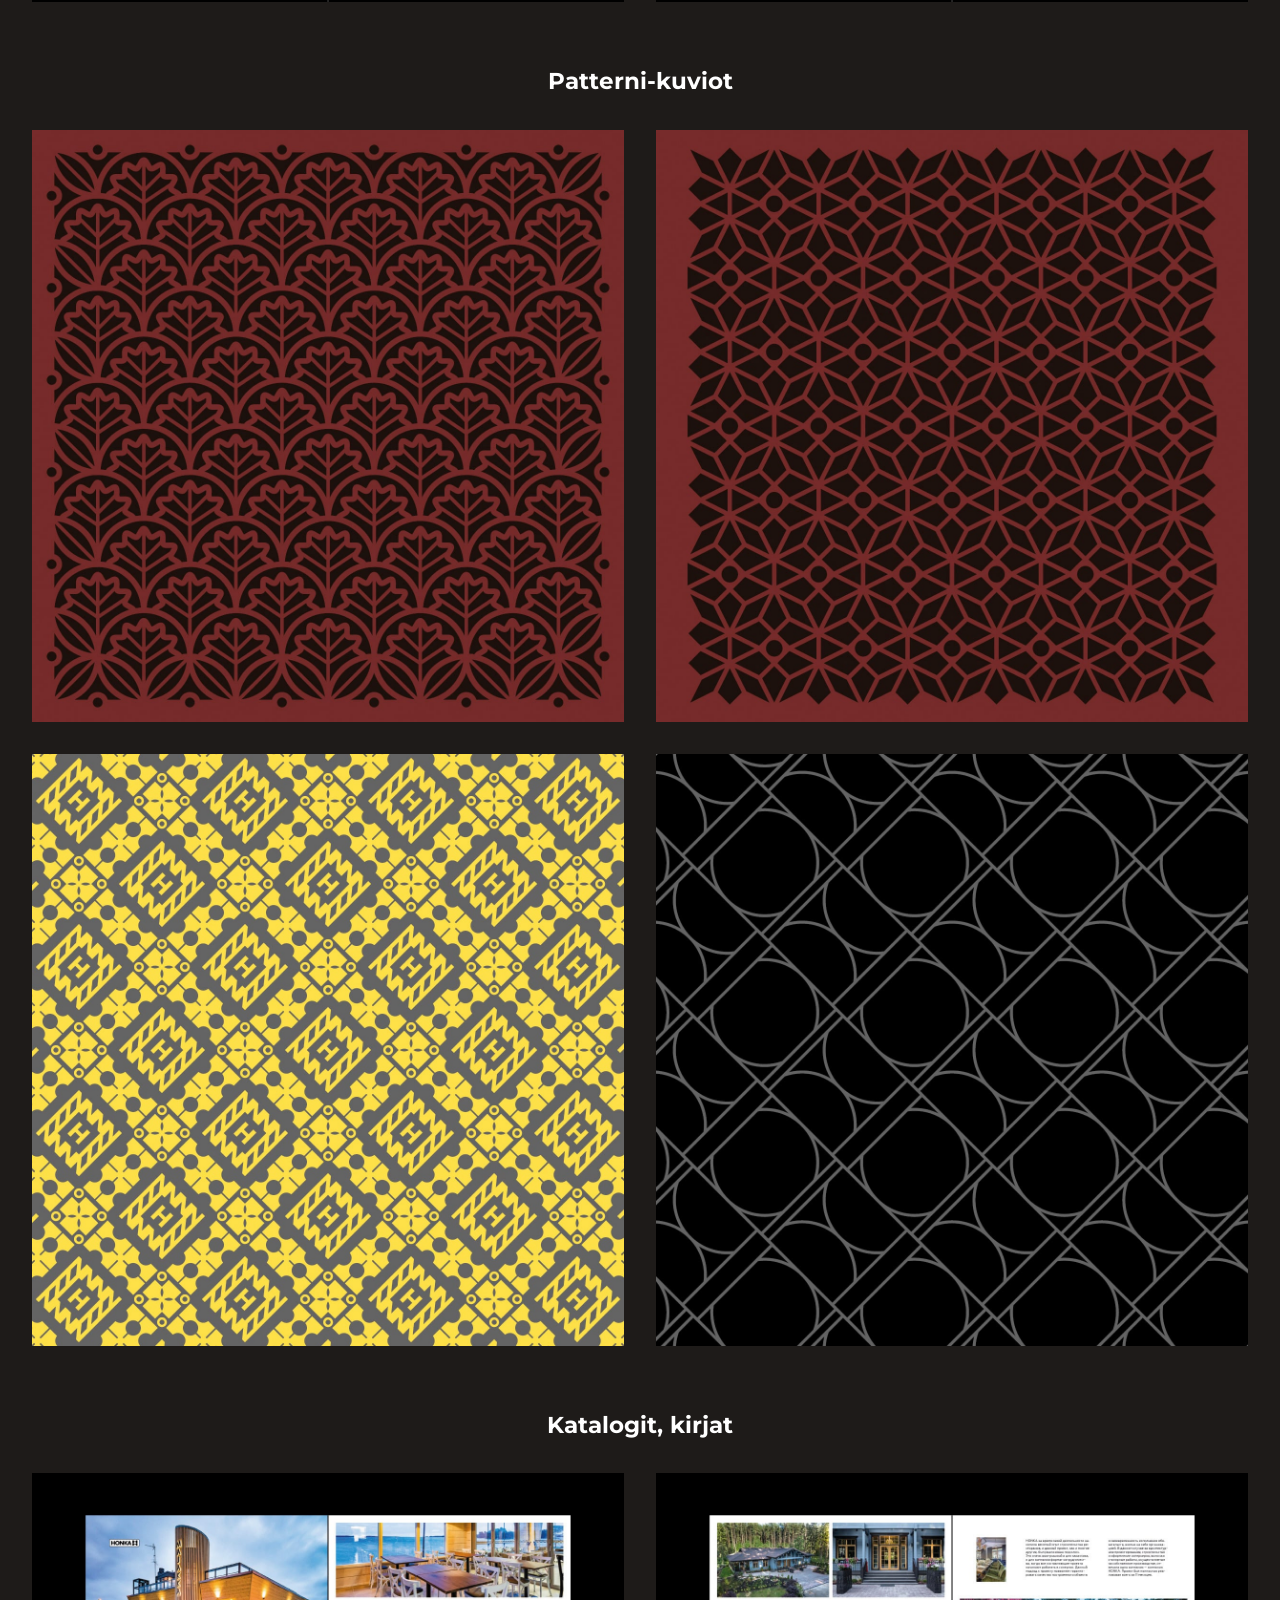
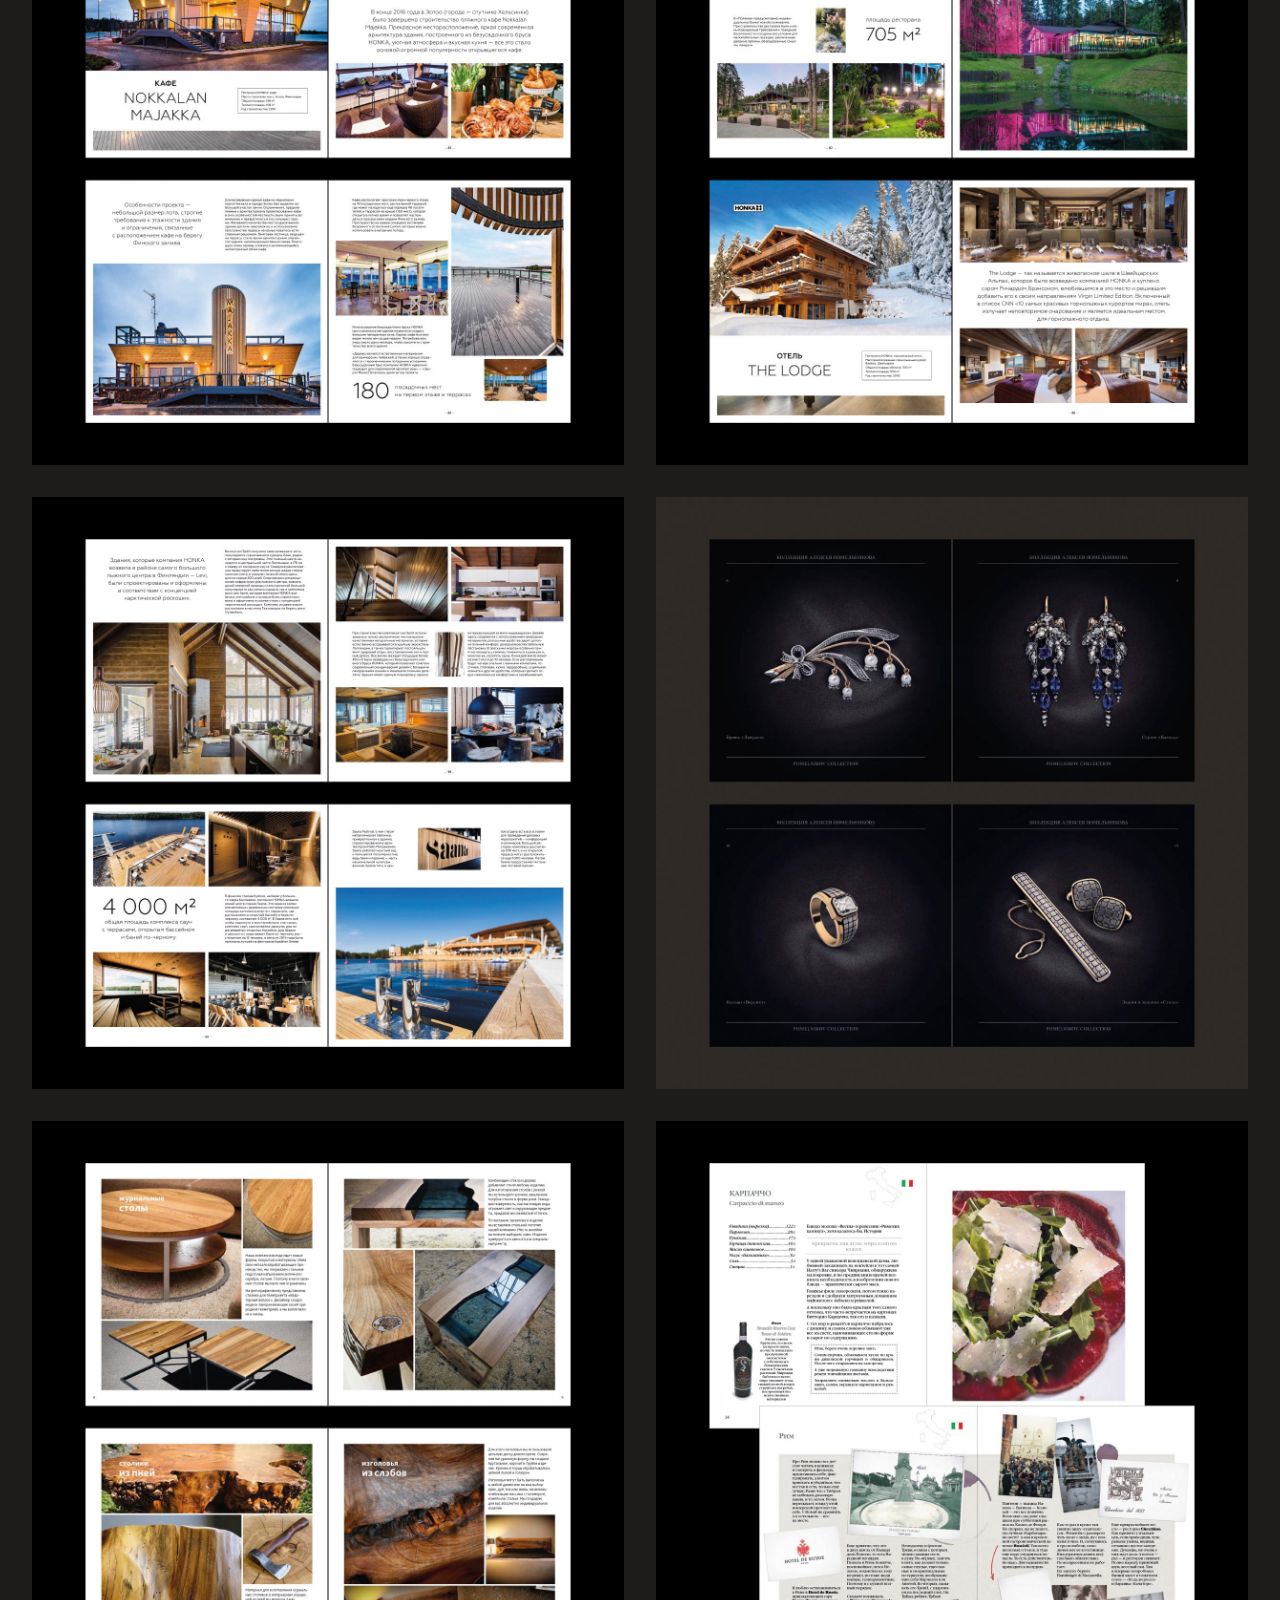
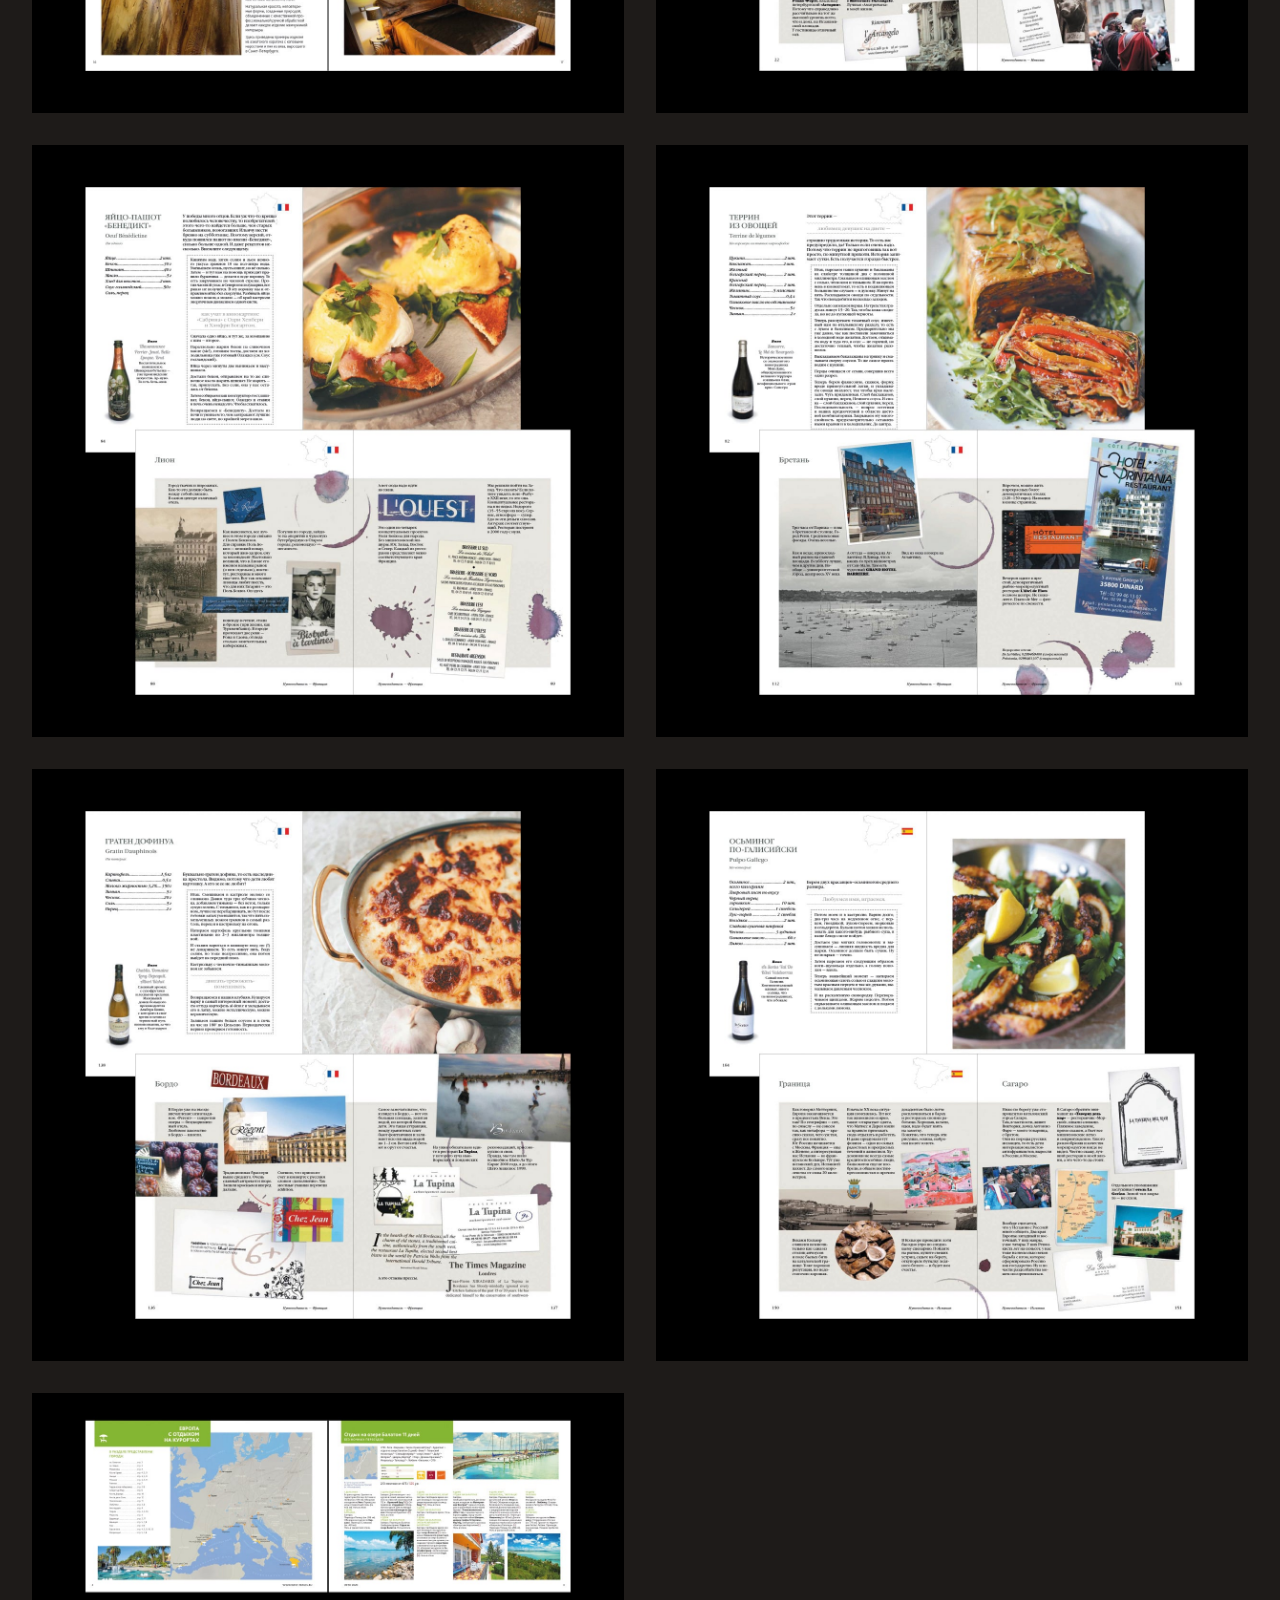
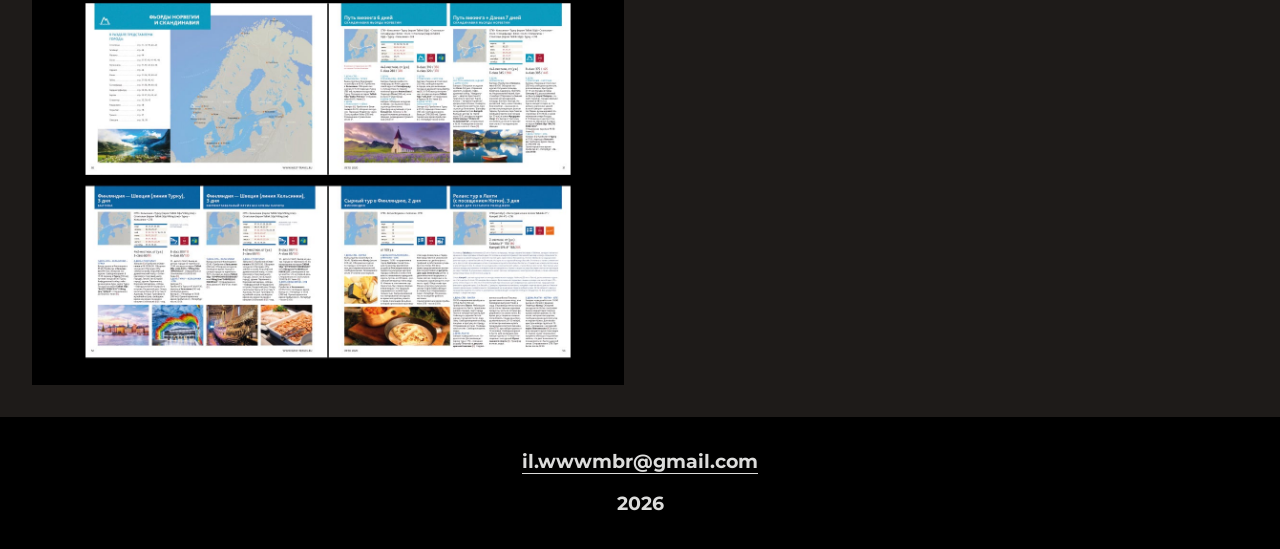
<file: page2.html>
<!DOCTYPE html>
<html  >
<head>
  <!-- Site made with Mobirise Website Builder v6.1.4, https://mobirise.com -->
  <meta charset="UTF-8">
  <meta http-equiv="X-UA-Compatible" content="IE=edge">
  <meta name="generator" content="Mobirise v6.1.4, mobirise.com">
  <meta name="viewport" content="width=device-width, initial-scale=1, minimum-scale=1">
  <link rel="shortcut icon" href="assets/images/logoil64-64x64.png" type="image/x-icon">
  <meta name="description" content="Graafinen suunnittelu Ilia Leontevilta esittelee monipuolisesti tekijän osaamisen visuaalisessa suunnittelussa. Sivulla näkyvät esimerkiksi merkit ja logot, patterni-kuviot sekä katalogit ja kirjat. Työt yhdistävät luovuutta, estetiikkaa ja käytännöllisyyttä.">
  
  
  <title>Graafinen suunnittelu, Ilia Leontev</title>
  <link rel="stylesheet" href="assets/web/assets/mobirise-icons2/mobirise2.css">
  <link rel="stylesheet" href="assets/bootstrap/css/bootstrap.min.css">
  <link rel="stylesheet" href="assets/dropdown/css/style.css">
  <link rel="stylesheet" href="assets/socicon/css/styles.css">
  <link rel="stylesheet" href="assets/theme/css/style.css">
  <link rel="preload" href="https://fonts.googleapis.com/css?family=Montserrat:100,200,300,400,500,600,700,800,900,100i,200i,300i,400i,500i,600i,700i,800i,900i&display=swap" as="style" onload="this.onload=null;this.rel='stylesheet'">
  <noscript><link rel="stylesheet" href="https://fonts.googleapis.com/css?family=Montserrat:100,200,300,400,500,600,700,800,900,100i,200i,300i,400i,500i,600i,700i,800i,900i&display=swap"></noscript>
  <link rel="preload" as="style" href="assets/mobirise/css/mbr-additional.css?v=cYUaxD"><link rel="stylesheet" href="assets/mobirise/css/mbr-additional.css?v=cYUaxD" type="text/css">

  
  
  
</head>
<body>
  
  <section data-bs-version="5.1" class="menu menu1 cid-uZZmpllbdt" once="menu" id="menu1-p">
    

    <nav class="navbar navbar-dropdown navbar-fixed-top collapsed">
        <div class="container-fluid">
            <div class="navbar-brand">
                
                <span class="navbar-caption-wrap"><a class="navbar-caption text-black text-primary display-2" href="index.html">ILIA LEONTEV</a></span>
            </div>
            <button class="navbar-toggler" type="button" data-toggle="collapse" data-bs-toggle="collapse" data-target="#navbarSupportedContent" data-bs-target="#navbarSupportedContent" aria-controls="navbarNavAltMarkup" aria-expanded="false" aria-label="Toggle navigation">
                <div class="hamburger">
                    <span></span>
                    <span></span>
                    <span></span>
                    <span></span>
                </div>
            </button>
            <div class="collapse navbar-collapse" id="navbarSupportedContent">
                <ul class="navbar-nav nav-dropdown nav-right" data-app-modern-menu="true"><li class="nav-item"><a class="nav-link link text-black text-primary display-4" href="page3.html">Karjalan lautanen</a></li><li class="nav-item"><a class="nav-link link text-black text-primary display-4" href="page5.html">Leikkuulauta Pizza</a></li><li class="nav-item"><a class="nav-link link text-black text-primary display-4" href="page4.html">Leikkuulauta Virta</a></li><li class="nav-item"><a class="nav-link link text-black text-primary display-4" href="page6.html">Lasinaluset</a></li><li class="nav-item"><a class="nav-link link text-black text-primary display-4" href="page1.html">Puuala</a></li><li class="nav-item"><a class="nav-link link text-black text-primary display-4" href="page2.html">Graafinen</a></li></ul>
                
                
            </div>
        </div>
    </nav>
</section>

<section data-bs-version="5.1" class="features25 cid-v0sJdpbCWx" id="features1-r">
    

    
    
    <div class="container-fluid">
        <div class="row mb-5">
            <div class="col-12">
                <h3 class="mbr-section-title mbr-fonts-style align-center mb-2 display-2"><strong>Graafinen suunnittelu</strong></h3>
                
            </div>
        </div>
        <div class="row">
            
            <div class="item features-without-image mb-5 col-12 col-md-4 active">
                <div class="item-wrapper align-center">
                    
                    <h5 class="card-title mbr-fonts-style display-7"><a href="page2.html#gallery2-s" class="text-primary"><strong>Merkit, logot</strong></a></h5>
                    
                </div>
            </div><div class="item features-without-image mb-5 col-12 col-md-4">
                <div class="item-wrapper align-center">
                    <div class="card-box">
                        
                        <h5 class="card-title mbr-fonts-style display-7"><a href="page2.html#gallery2-t" class="text-primary"><strong>Patterni-kuviot</strong></a></h5>
                        
                    </div>
                </div>
            </div><div class="item features-without-image mb-5 col-12 col-md-4">
                <div class="item-wrapper align-center">
                    
                    <h5 class="card-title mbr-fonts-style display-7"><a href="page2.html#gallery2-u" class="text-primary"><strong>Katalogit, kirjat</strong></a></h5>
                    
                </div>
            </div>
            
        </div>
    </div>
</section>

<section data-bs-version="5.1" class="gallery2 cid-v0sJdFwHYw" id="gallery2-s">
    
    
    <div class="container">
        <div class="mbr-section-head">
            <h4 class="mbr-section-title mbr-fonts-style align-center mb-0 display-5"><strong>Merkit, logot</strong></h4>
            
        </div>
        <div class="row mt-4">
            
            <div class="item features-image col-12 col-md-6 col-lg-6 active">
                <div class="item-wrapper">
                    <div class="item-img">
                        <img src="assets/images/g-s-il01-1240x1240.jpg" alt="" data-slide-to="0" data-bs-slide-to="0">
                    </div>
                    
                    
                </div>
            </div><div class="item features-image col-12 col-md-6 col-lg-6 active">
                <div class="item-wrapper">
                    <div class="item-img">
                        <img src="assets/images/g-s-il02-1240x1240.jpg" alt="" data-slide-to="1" data-bs-slide-to="1">
                    </div>
                    
                    
                </div>
            </div><div class="item features-image col-12 col-md-6 col-lg-6 active">
                <div class="item-wrapper">
                    <div class="item-img">
                        <img src="assets/images/g-s-il03-1240x1240.jpg" alt="" data-slide-to="2" data-bs-slide-to="2">
                    </div>
                    
                    
                </div>
            </div><div class="item features-image col-12 col-md-6 col-lg-6 active">
                <div class="item-wrapper">
                    <div class="item-img">
                        <img src="assets/images/g-s-il04-1240x1240.jpg" alt="" data-slide-to="3" data-bs-slide-to="3">
                    </div>
                    
                    
                </div>
            </div>
            
            
        </div>
    </div>
</section>

<section data-bs-version="5.1" class="gallery2 cid-v0sJs6WzBc" id="gallery2-t">
    
    
    <div class="container">
        <div class="mbr-section-head">
            <h4 class="mbr-section-title mbr-fonts-style align-center mb-0 display-5"><strong>Patterni-kuviot</strong></h4>
            
        </div>
        <div class="row mt-4">
            
            <div class="item features-image col-12 col-md-6 col-lg-6 active">
                <div class="item-wrapper">
                    <div class="item-img">
                        <img src="assets/images/g-s-il05-1240x1240.jpg" alt="" data-slide-to="0" data-bs-slide-to="0">
                    </div>
                    
                    
                </div>
            </div><div class="item features-image col-12 col-md-6 col-lg-6 active">
                <div class="item-wrapper">
                    <div class="item-img">
                        <img src="assets/images/g-s-il06-1240x1240.jpg" alt="" data-slide-to="1" data-bs-slide-to="1">
                    </div>
                    
                    
                </div>
            </div><div class="item features-image col-12 col-md-6 col-lg-6 active">
                <div class="item-wrapper">
                    <div class="item-img">
                        <img src="assets/images/g-s-il07-1240x1240.jpg" alt="" data-slide-to="2" data-bs-slide-to="2">
                    </div>
                    
                    
                </div>
            </div><div class="item features-image col-12 col-md-6 col-lg-6 active">
                <div class="item-wrapper">
                    <div class="item-img">
                        <img src="assets/images/g-s-il08-1240x1240.jpg" alt="" data-slide-to="3" data-bs-slide-to="3">
                    </div>
                    
                    
                </div>
            </div>
            
            
        </div>
    </div>
</section>

<section data-bs-version="5.1" class="gallery2 cid-v0sJuGqtF3" id="gallery2-u">
    
    
    <div class="container">
        <div class="mbr-section-head">
            <h4 class="mbr-section-title mbr-fonts-style align-center mb-0 display-5"><strong>Katalogit, kirjat</strong></h4>
            
        </div>
        <div class="row mt-4">
            
            <div class="item features-image col-12 col-md-6 col-lg-6 active">
                <div class="item-wrapper">
                    <div class="item-img">
                        <img src="assets/images/g-s-il09-1240x1240.jpg" alt="" data-slide-to="0" data-bs-slide-to="0">
                    </div>
                    
                    
                </div>
            </div><div class="item features-image col-12 col-md-6 col-lg-6 active">
                <div class="item-wrapper">
                    <div class="item-img">
                        <img src="assets/images/g-s-il10-1240x1240.jpg" alt="" data-slide-to="1" data-bs-slide-to="1">
                    </div>
                    
                    
                </div>
            </div><div class="item features-image col-12 col-md-6 col-lg-6 active">
                <div class="item-wrapper">
                    <div class="item-img">
                        <img src="assets/images/g-s-il11-1240x1240.jpg" alt="" data-slide-to="2" data-bs-slide-to="2">
                    </div>
                    
                    
                </div>
            </div><div class="item features-image col-12 col-md-6 col-lg-6 active">
                <div class="item-wrapper">
                    <div class="item-img">
                        <img src="assets/images/g-s-il12-1240x1240.jpg" alt="" data-slide-to="3" data-bs-slide-to="3">
                    </div>
                    
                    
                </div>
            </div><div class="item features-image col-12 col-md-6 col-lg-6 active">
                <div class="item-wrapper">
                    <div class="item-img">
                        <img src="assets/images/g-s-il13-1240x1240.jpg" alt="" data-slide-to="4" data-bs-slide-to="4">
                    </div>
                    
                    
                </div>
            </div><div class="item features-image col-12 col-md-6 col-lg-6 active">
                <div class="item-wrapper">
                    <div class="item-img">
                        <img src="assets/images/g-s-il14-1240x1240.jpg" alt="" data-slide-to="5" data-bs-slide-to="5">
                    </div>
                    
                    
                </div>
            </div><div class="item features-image col-12 col-md-6 col-lg-6 active">
                <div class="item-wrapper">
                    <div class="item-img">
                        <img src="assets/images/g-s-il15-1240x1240.jpg" alt="" data-slide-to="6" data-bs-slide-to="6">
                    </div>
                    
                    
                </div>
            </div><div class="item features-image col-12 col-md-6 col-lg-6 active">
                <div class="item-wrapper">
                    <div class="item-img">
                        <img src="assets/images/g-s-il16-1240x1240.jpg" alt="" data-slide-to="7" data-bs-slide-to="7">
                    </div>
                    
                    
                </div>
            </div><div class="item features-image col-12 col-md-6 col-lg-6 active">
                <div class="item-wrapper">
                    <div class="item-img">
                        <img src="assets/images/g-s-il17-1240x1240.jpg" alt="" data-slide-to="8" data-bs-slide-to="8">
                    </div>
                    
                    
                </div>
            </div><div class="item features-image col-12 col-md-6 col-lg-6 active">
                <div class="item-wrapper">
                    <div class="item-img">
                        <img src="assets/images/g-s-il18-1240x1240.jpg" alt="" data-slide-to="9" data-bs-slide-to="9">
                    </div>
                    
                    
                </div>
            </div><div class="item features-image col-12 col-md-6 col-lg-6 active">
                <div class="item-wrapper">
                    <div class="item-img">
                        <img src="assets/images/g-s-il19-1240x1240.jpg" alt="" data-slide-to="10" data-bs-slide-to="10">
                    </div>
                    
                    
                </div>
            </div>
            
            
        </div>
    </div>
</section>

<section data-bs-version="5.1" class="footer3 cid-v0tJ2Ecw5F" once="footers" id="footer3-v">

    

    

    <div class="container">
        <div class="media-container-row align-center mbr-white">
            <div class="row row-links">
                <ul class="foot-menu">
                    
                    
                    
                    
                    
                <li class="foot-menu-item mbr-fonts-style display-7">
                        <a class="text-secondary" href="mailto:il.wwwmbr@gmail.com"><strong>il.wwwmbr@gmail.com</strong></a>
                    </li></ul>
            </div>
            
            <div class="row row-copirayt">
                <p class="mbr-text mb-0 mbr-fonts-style mbr-white align-center display-7"><strong>2026</strong></p>
            </div>
        </div>
    </div>
</section><script src="assets/bootstrap/js/bootstrap.bundle.min.js"></script>  <script src="assets/smoothscroll/smooth-scroll.js"></script>  <script src="assets/ytplayer/index.js"></script>  <script src="assets/dropdown/js/navbar-dropdown.js"></script>  <script src="assets/theme/js/script.js"></script>  
  
  
</body>
</html>
</file>
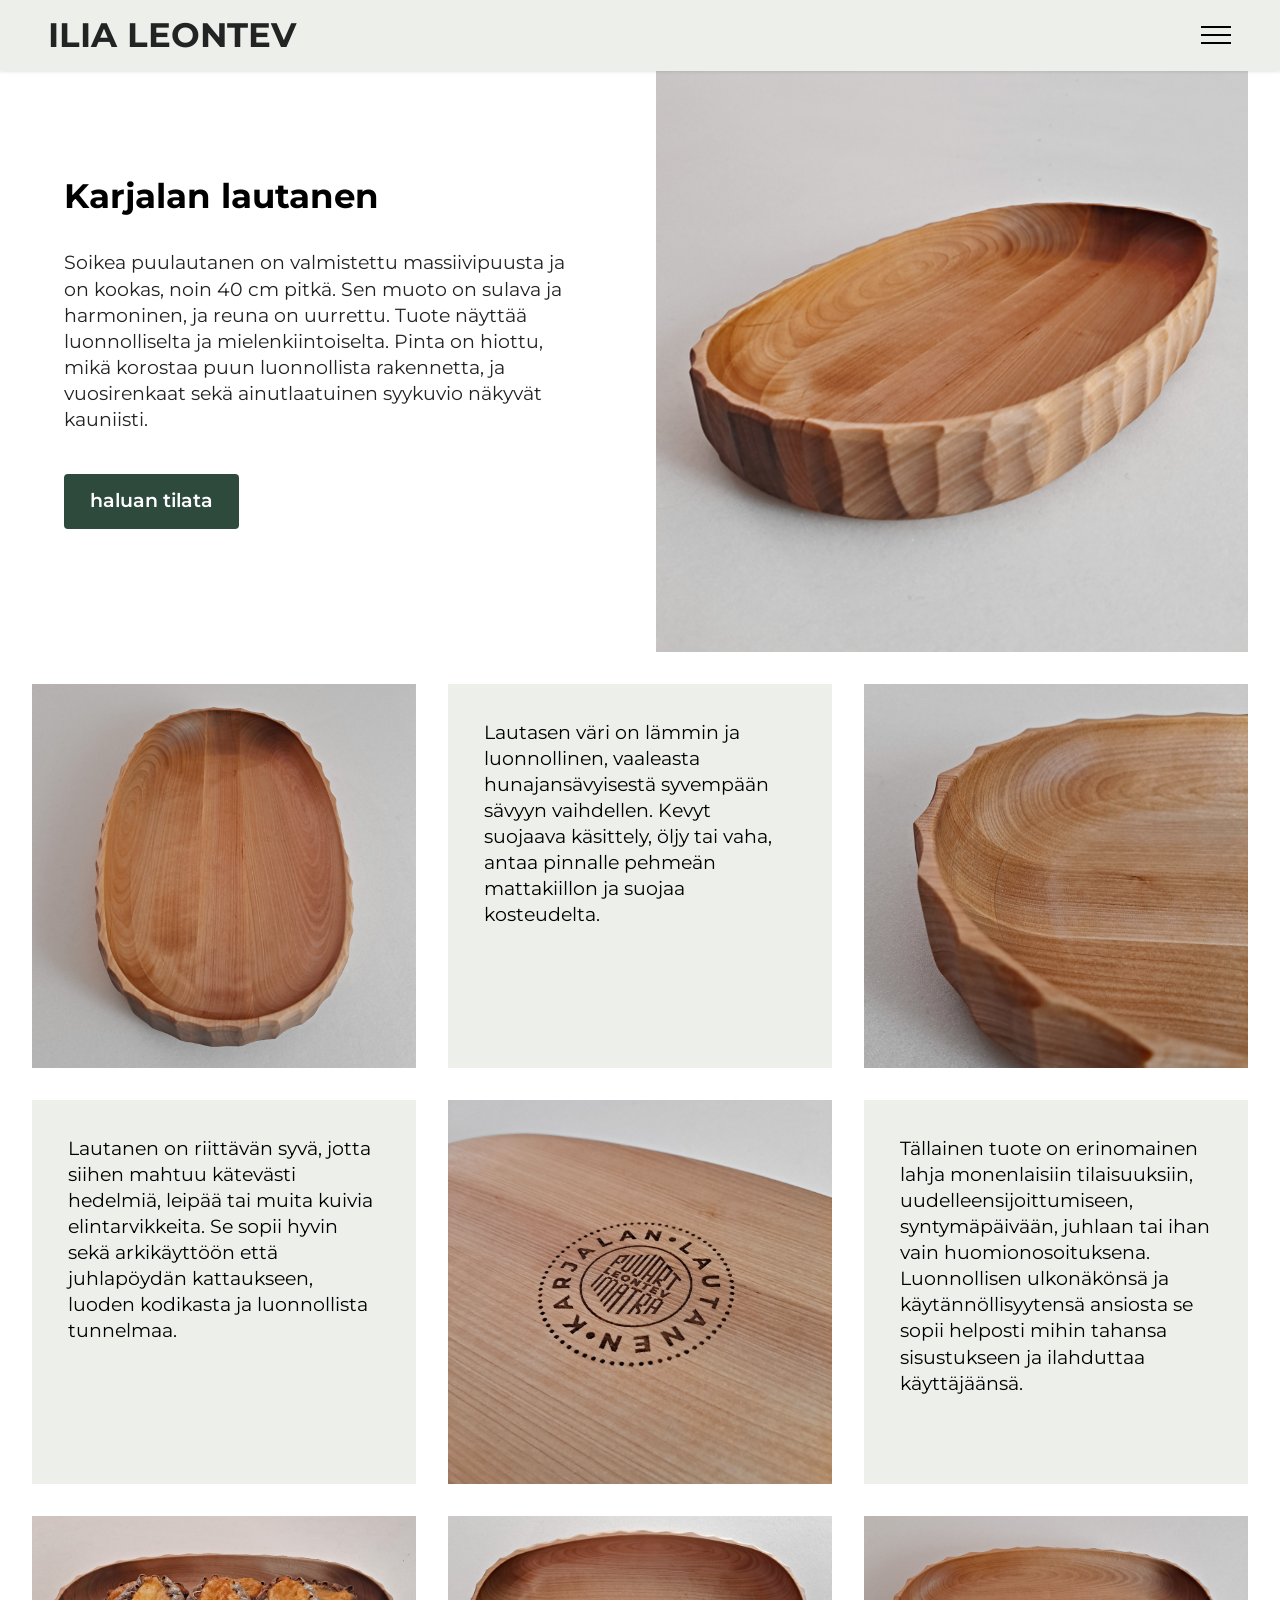
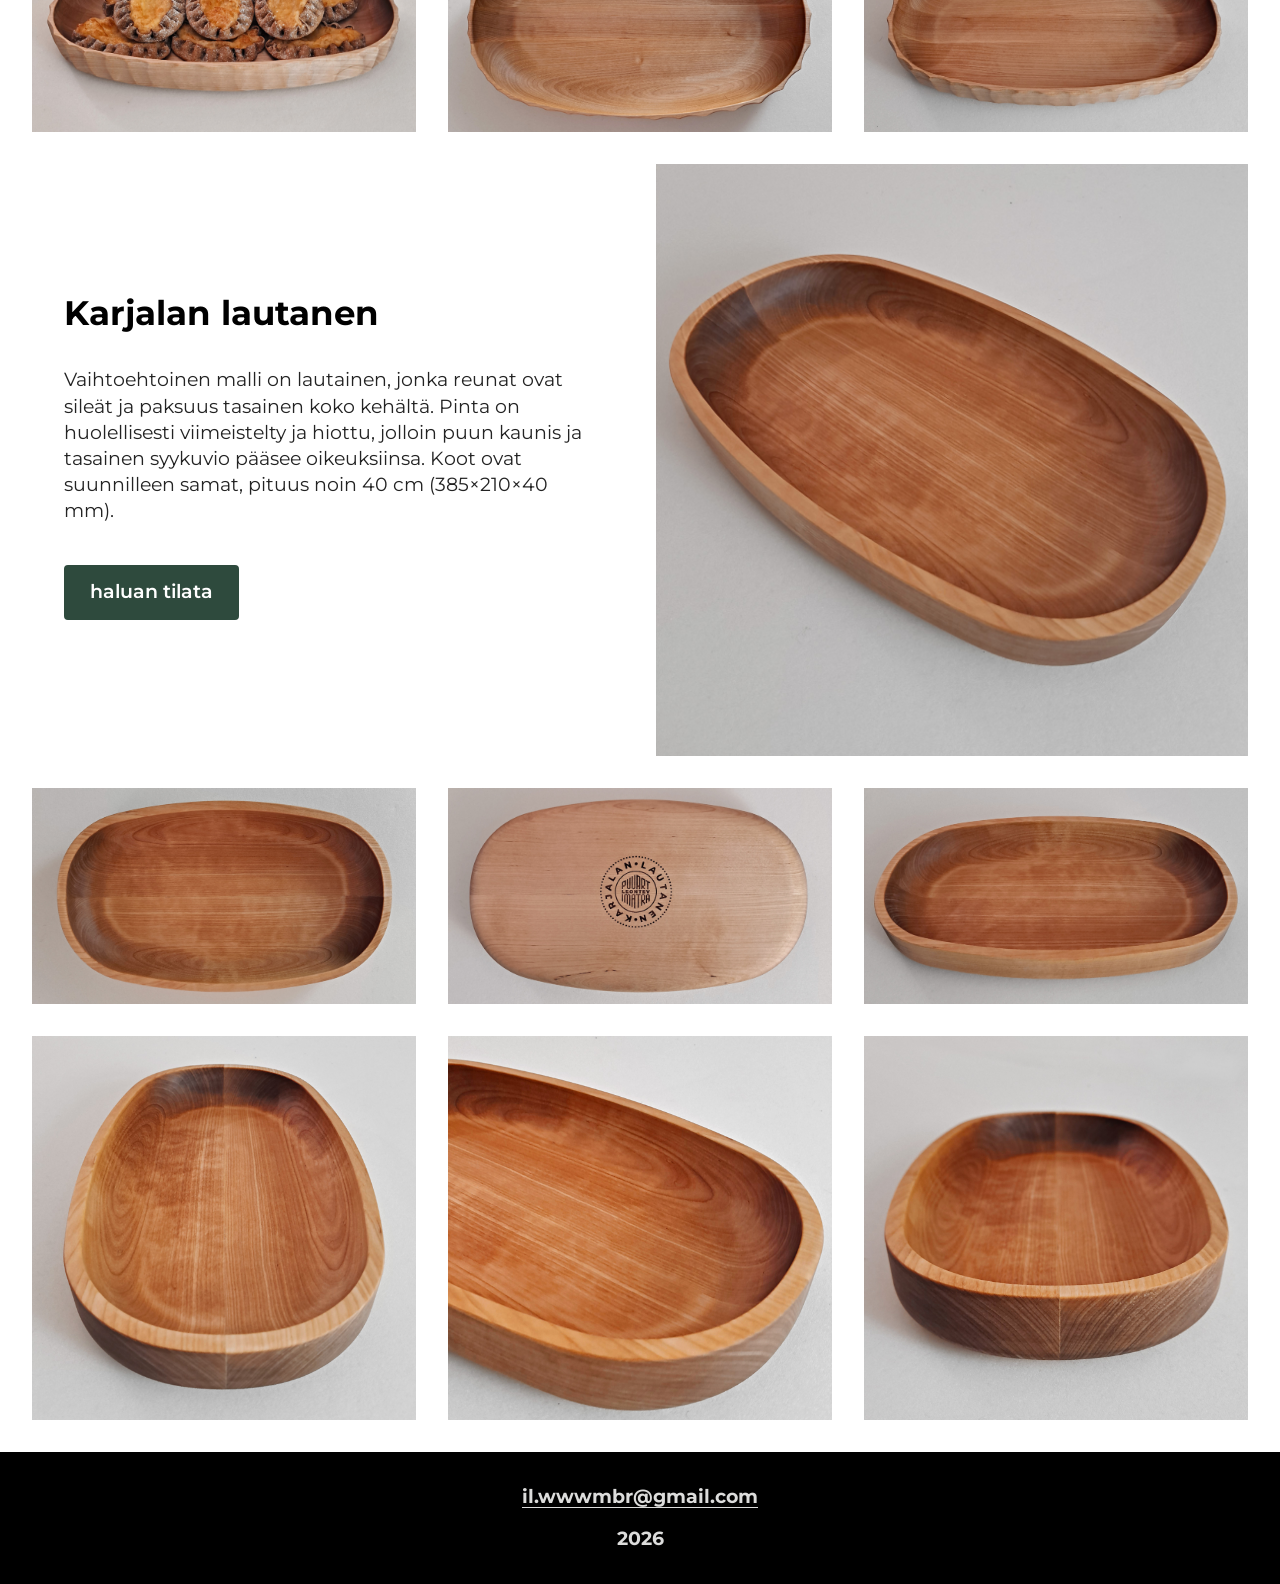
<file: page3.html>
<!DOCTYPE html>
<html  >
<head>
  <!-- Site made with Mobirise Website Builder v6.1.4, https://mobirise.com -->
  <meta charset="UTF-8">
  <meta http-equiv="X-UA-Compatible" content="IE=edge">
  <meta name="generator" content="Mobirise v6.1.4, mobirise.com">
  <meta name="viewport" content="width=device-width, initial-scale=1, minimum-scale=1">
  <link rel="shortcut icon" href="assets/images/logoil64-64x64.png" type="image/x-icon">
  <meta name="description" content="Soikea Karjalan lautanen Ilia Leontevilta on valmistettu massiivipuusta ja yhdistää luonnollisen kauneuden ja käytännöllisyyden. Hiottu pinta korostaa puun syykuviota ja vuosirenkaita, ja lämmin sävy tuo kodikasta tunnelmaa. Uurretty reuna ja riittävä syvyys tekevät lautasesta käytännöllisen hedelmille, leivälle ja muille kuiville elintarvikkeille. Sopii arkeen, juhlaan ja lahjaksi. Saatavilla myös vaihtoehtoisia malleja sileillä reunoilla ja tasaisella paksuudella.">
  
  
  <title>Karjalan lautanen, Ilia Leontev</title>
  <link rel="stylesheet" href="assets/bootstrap/css/bootstrap.min.css">
  <link rel="stylesheet" href="assets/dropdown/css/style.css">
  <link rel="stylesheet" href="assets/socicon/css/styles.css">
  <link rel="stylesheet" href="assets/theme/css/style.css">
  <link rel="preload" href="https://fonts.googleapis.com/css?family=Montserrat:100,200,300,400,500,600,700,800,900,100i,200i,300i,400i,500i,600i,700i,800i,900i&display=swap" as="style" onload="this.onload=null;this.rel='stylesheet'">
  <noscript><link rel="stylesheet" href="https://fonts.googleapis.com/css?family=Montserrat:100,200,300,400,500,600,700,800,900,100i,200i,300i,400i,500i,600i,700i,800i,900i&display=swap"></noscript>
  <link rel="preload" as="style" href="assets/mobirise/css/mbr-additional.css?v=CBgXU9"><link rel="stylesheet" href="assets/mobirise/css/mbr-additional.css?v=CBgXU9" type="text/css">

  
  
  
</head>
<body>
  
  <section data-bs-version="5.1" class="menu menu1 cid-uZZmpllbdt" once="menu" id="menu1-1b">
    

    <nav class="navbar navbar-dropdown navbar-fixed-top collapsed">
        <div class="container-fluid">
            <div class="navbar-brand">
                
                <span class="navbar-caption-wrap"><a class="navbar-caption text-black text-primary display-2" href="index.html">ILIA LEONTEV</a></span>
            </div>
            <button class="navbar-toggler" type="button" data-toggle="collapse" data-bs-toggle="collapse" data-target="#navbarSupportedContent" data-bs-target="#navbarSupportedContent" aria-controls="navbarNavAltMarkup" aria-expanded="false" aria-label="Toggle navigation">
                <div class="hamburger">
                    <span></span>
                    <span></span>
                    <span></span>
                    <span></span>
                </div>
            </button>
            <div class="collapse navbar-collapse" id="navbarSupportedContent">
                <ul class="navbar-nav nav-dropdown nav-right" data-app-modern-menu="true"><li class="nav-item"><a class="nav-link link text-black text-primary display-4" href="page3.html">Karjalan lautanen</a></li><li class="nav-item"><a class="nav-link link text-black text-primary display-4" href="page5.html">Leikkuulauta Pizza</a></li><li class="nav-item"><a class="nav-link link text-black text-primary display-4" href="page4.html">Leikkuulauta Virta</a></li><li class="nav-item"><a class="nav-link link text-black text-primary display-4" href="page6.html">Lasinaluset</a></li><li class="nav-item"><a class="nav-link link text-black text-primary display-4" href="page1.html">Puuala</a></li><li class="nav-item"><a class="nav-link link text-black text-primary display-4" href="page2.html">Graafinen</a></li></ul>
                
                
            </div>
        </div>
    </nav>
</section>

<section data-bs-version="5.1" class="header1 cid-veM7nN7ptm" id="header01-1e">
	

	
	

	<div class="container-fluid">
		<div class="row justify-content-center">
			<div class="col-12 col-md-12 col-lg-6 image-wrapper">
				<img class="w-100" src="assets/images/k2-6.jpg" alt="Mobirise Website Builder">
			</div>
			<div class="col-12 col-lg col-md-12">
				<div class="text-wrapper align-left">
					<h1 class="mbr-section-title mbr-fonts-style mb-4 display-2"><strong>Karjalan lautanen</strong></h1>
					<p class="mbr-text mbr-fonts-style mb-4 display-7">
						Soikea puulautanen on valmistettu massiivipuusta ja on kookas, noin 40 cm pitkä. Sen muoto on sulava ja harmoninen, ja reuna on uurrettu. Tuote näyttää luonnolliselta ja mielenkiintoiselta. Pinta on hiottu, mikä korostaa puun luonnollista rakennetta, ja vuosirenkaat sekä ainutlaatuinen syykuvio näkyvät kauniisti.<br>
					</p>
					<div class="mbr-section-btn mt-3"><a class="btn btn-danger display-7" href="mailto:il.wwwmbr@gmail.com">haluan tilata</a></div>
				</div>
			</div>
		</div>
	</div>
</section>

<section data-bs-version="5.1" class="features036 cid-veNL7tIiOt" id="features036-1o">
	

	
	

	<div class="container">
		


		<div class="row justify-content-center">
			

			<div class="item features-without-image col-12 col-md-12 col-lg-4 item-mb active">
				<div class="item-wrapper image-wrapper">
					<img class="w-100" src="assets/images/k2-4.jpg" alt="Mobirise Website Builder" data-slide-to="0" data-bs-slide-to="0">
				</div>
			</div><div class="item features-without-image col-12 col-md-12 col-lg-4 item-mb">
				<div class="item-wrapper">
					<div class="align-left item-content">
						
						
						<p class="card-text mbr-fonts-style display-7">
							Lautasen väri on lämmin ja luonnollinen, vaaleasta hunajansävyisestä syvempään sävyyn vaihdellen. Kevyt suojaava käsittely, öljy tai vaha, antaa pinnalle pehmeän mattakiillon ja suojaa kosteudelta.
						</p>
						
					</div>

				</div>
			</div><div class="item features-without-image col-12 col-md-12 col-lg-4 item-mb">
				<div class="item-wrapper image-wrapper">
					<img class="w-100" src="assets/images/k2-8.jpg" alt="Mobirise Website Builder" data-slide-to="2" data-bs-slide-to="2">
				</div>
			</div>
			<div class="item features-without-image col-12 col-md-12 col-lg-4 item-mb">
				<div class="item-wrapper">
					<div class=" align-left item-content">
						
						
						<p class="card-text mbr-fonts-style display-7">
							Lautanen on riittävän syvä, jotta siihen mahtuu kätevästi hedelmiä, leipää tai muita kuivia elintarvikkeita. Se sopii hyvin sekä arkikäyttöön että juhlapöydän kattaukseen, luoden kodikasta ja luonnollista tunnelmaa.</p>
						
					</div>

				</div>
			</div><div class="item features-without-image col-12 col-md-12 col-lg-4 item-mb">
				<div class="item-wrapper image-wrapper">
					<img class="w-100" src="assets/images/k2-7.jpg" alt="Mobirise Website Builder" data-slide-to="4" data-bs-slide-to="4">
				</div>
			</div>
			<div class="item features-without-image col-12 col-md-12 col-lg-4 item-mb">
				<div class="item-wrapper">
					<div class="align-left item-content">
						
						
						<p class="card-text mbr-fonts-style display-7">
							Tällainen tuote on erinomainen lahja monenlaisiin tilaisuuksiin, uudelleensijoittumiseen, syntymäpäivään, juhlaan tai ihan vain huomionosoituksena. Luonnollisen ulkonäkönsä ja käytännöllisyytensä ansiosta se sopii helposti mihin tahansa sisustukseen ja ilahduttaa käyttäjäänsä.</p>
						
					</div>

				</div>
			</div><div class="item features-without-image col-12 col-md-12 col-lg-4 item-mb">
				<div class="item-wrapper image-wrapper">
					<img class="w-100" src="assets/images/k2-10.jpg" alt="Mobirise Website Builder" data-slide-to="6" data-bs-slide-to="6">
				</div>
			</div><div class="item features-without-image col-12 col-md-12 col-lg-4 item-mb">
				<div class="item-wrapper image-wrapper">
					<img class="w-100" src="assets/images/k2-1.jpg" alt="Mobirise Website Builder" data-slide-to="7" data-bs-slide-to="7">
				</div>
			</div><div class="item features-without-image col-12 col-md-12 col-lg-4 item-mb">
				<div class="item-wrapper image-wrapper">
					<img class="w-100" src="assets/images/k2-2.jpg" alt="Mobirise Website Builder" data-slide-to="8" data-bs-slide-to="8">
				</div>
			</div>
			
			
		</div>
	</div>
</section>

<section data-bs-version="5.1" class="header1 cid-veNNMQOwwd" id="header01-1p">
	

	
	

	<div class="container-fluid">
		<div class="row justify-content-center">
			<div class="col-12 col-md-12 col-lg-6 image-wrapper">
				<img class="w-100" src="assets/images/k1-5.jpg" alt="Mobirise Website Builder">
			</div>
			<div class="col-12 col-lg col-md-12">
				<div class="text-wrapper align-left">
					<h1 class="mbr-section-title mbr-fonts-style mb-4 display-2"><strong>Karjalan lautanen</strong></h1>
					<p class="mbr-text mbr-fonts-style mb-4 display-7">
						Vaihtoehtoinen malli on lautainen, jonka reunat ovat sileät ja paksuus tasainen koko kehältä. Pinta on huolellisesti viimeistelty ja hiottu, jolloin puun kaunis ja tasainen syykuvio pääsee oikeuksiinsa. Koot ovat suunnilleen samat, pituus noin 40 cm (385×210×40 mm).<br>
					</p>
					<div class="mbr-section-btn mt-3"><a class="btn btn-danger display-7" href="mailto:il.wwwmbr@gmail.com">haluan tilata</a></div>
				</div>
			</div>
		</div>
	</div>
</section>

<section data-bs-version="5.1" class="features036 cid-veNNUBpgUu" id="features036-1q">
	

	
	

	<div class="container">
		


		<div class="row justify-content-center">
			

			<div class="item features-without-image col-12 col-md-12 col-lg-4 item-mb active">
				<div class="item-wrapper image-wrapper">
					<img class="w-100" src="assets/images/k1-1.jpg" alt="Mobirise Website Builder" data-slide-to="0" data-bs-slide-to="0">
				</div>
			</div><div class="item features-without-image col-12 col-md-12 col-lg-4 item-mb">
				<div class="item-wrapper image-wrapper">
					<img class="w-100" src="assets/images/k1-6.jpg" alt="Mobirise Website Builder" data-slide-to="1" data-bs-slide-to="2">
				</div>
			</div><div class="item features-without-image col-12 col-md-12 col-lg-4 item-mb">
				<div class="item-wrapper image-wrapper">
					<img class="w-100" src="assets/images/k1-2.jpg" alt="Mobirise Website Builder" data-slide-to="2" data-bs-slide-to="3">
				</div>
			</div><div class="item features-without-image col-12 col-md-12 col-lg-4 item-mb">
				<div class="item-wrapper image-wrapper">
					<img class="w-100" src="assets/images/k1-8.jpg" alt="Mobirise Website Builder" data-slide-to="3" data-bs-slide-to="3">
				</div>
			</div><div class="item features-without-image col-12 col-md-12 col-lg-4 item-mb">
				<div class="item-wrapper image-wrapper">
					<img class="w-100" src="assets/images/k1-7.jpg" alt="Mobirise Website Builder" data-slide-to="4" data-bs-slide-to="4">
				</div>
			</div><div class="item features-without-image col-12 col-md-12 col-lg-4 item-mb">
				<div class="item-wrapper image-wrapper">
					<img class="w-100" src="assets/images/k1-4.jpg" alt="Mobirise Website Builder" data-slide-to="5" data-bs-slide-to="5">
				</div>
			</div>
			
			
			
			
		</div>
	</div>
</section>

<section data-bs-version="5.1" class="footer3 cid-v0tJ2Ecw5F" once="footers" id="footer3-1c">

    

    

    <div class="container">
        <div class="media-container-row align-center mbr-white">
            <div class="row row-links">
                <ul class="foot-menu">
                    
                    
                    
                    
                    
                <li class="foot-menu-item mbr-fonts-style display-7">
                        <a class="text-secondary" href="mailto:il.wwwmbr@gmail.com"><strong>il.wwwmbr@gmail.com</strong></a>
                    </li></ul>
            </div>
            
            <div class="row row-copirayt">
                <p class="mbr-text mb-0 mbr-fonts-style mbr-white align-center display-7"><strong>2026</strong></p>
            </div>
        </div>
    </div>
</section><script src="assets/bootstrap/js/bootstrap.bundle.min.js"></script>  <script src="assets/smoothscroll/smooth-scroll.js"></script>  <script src="assets/ytplayer/index.js"></script>  <script src="assets/dropdown/js/navbar-dropdown.js"></script>  <script src="assets/theme/js/script.js"></script>  
  
  
</body>
</html>
</file>
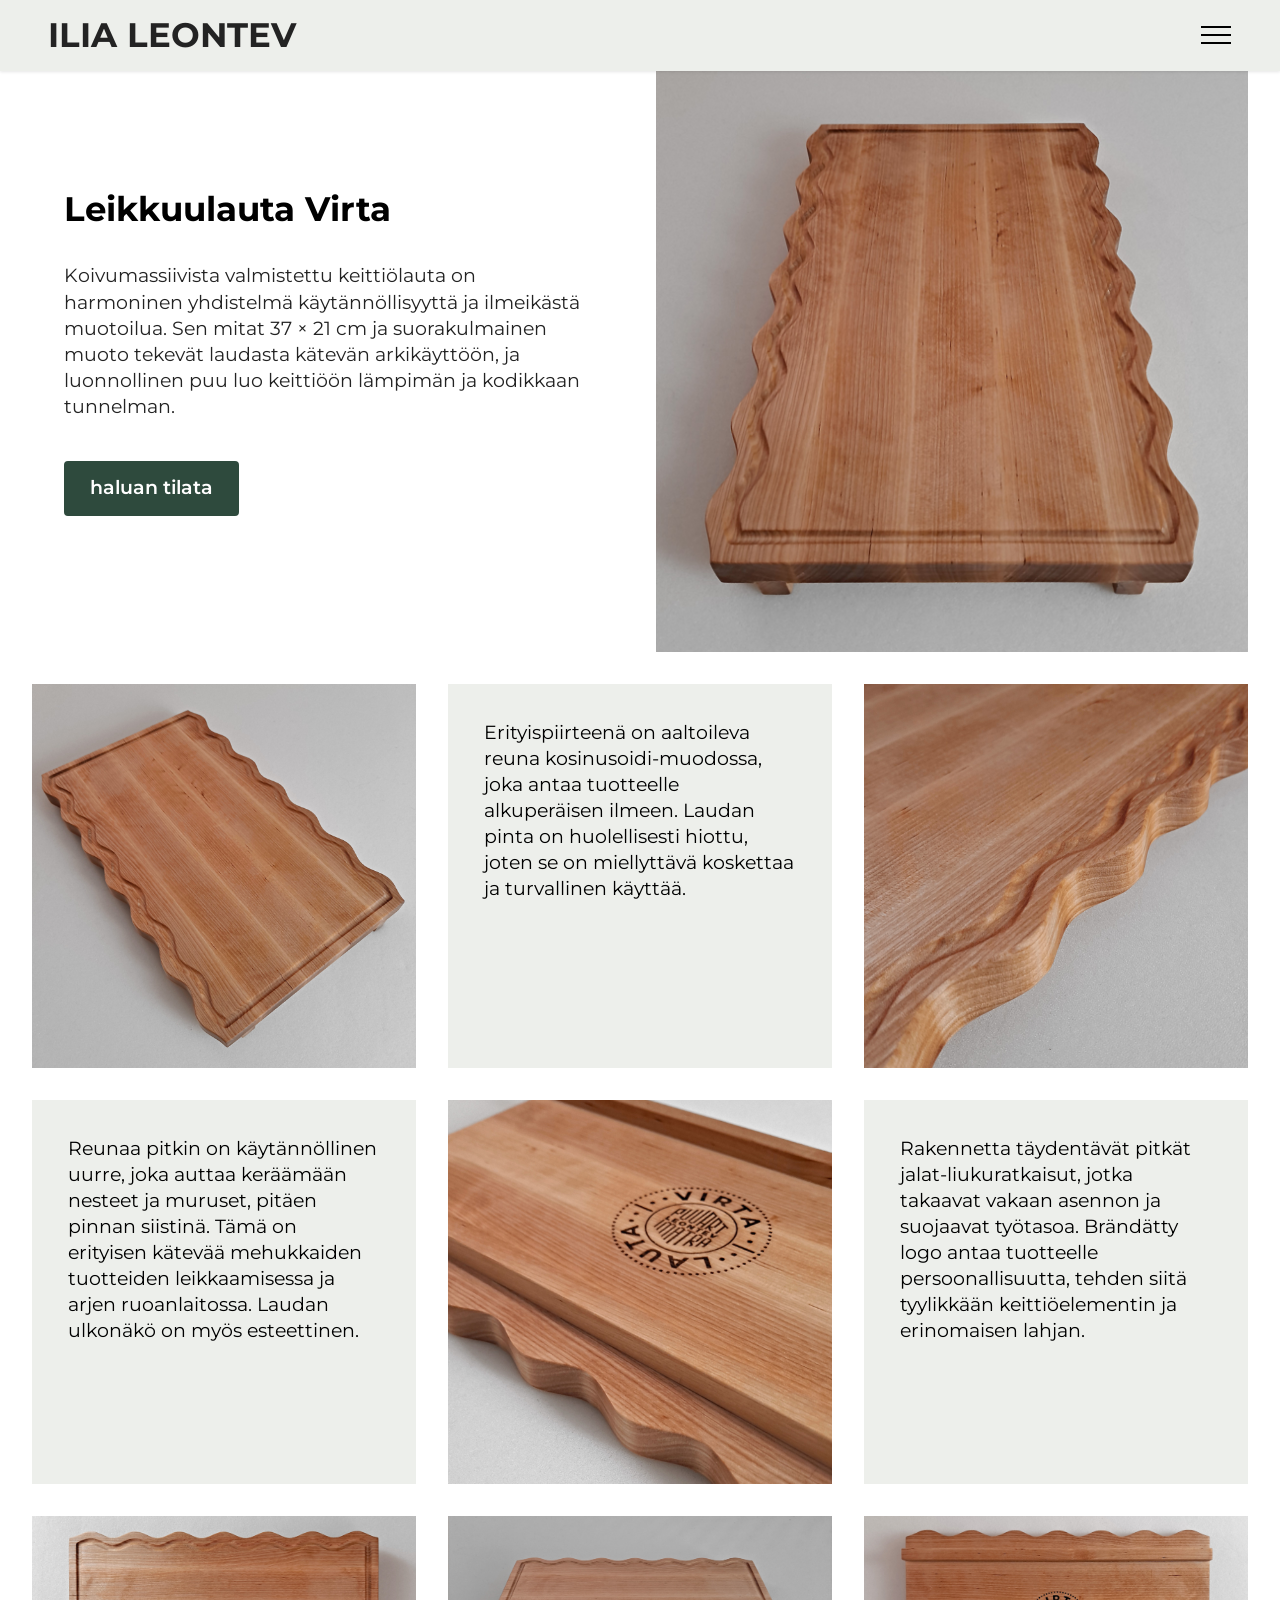
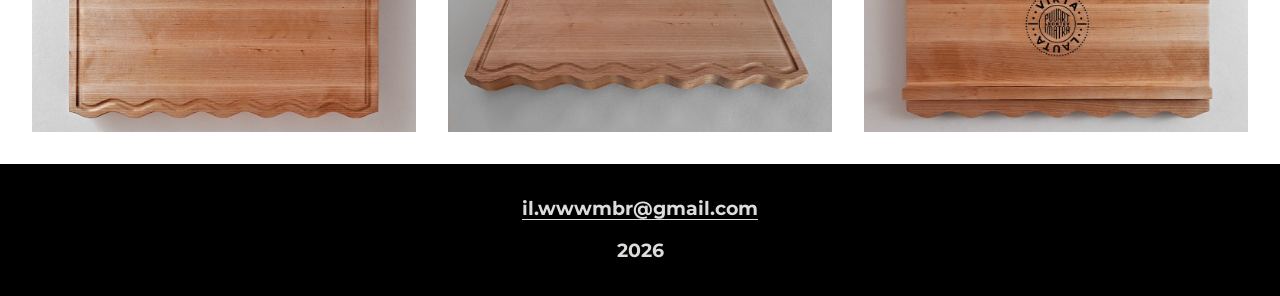
<file: page4.html>
<!DOCTYPE html>
<html  >
<head>
  <!-- Site made with Mobirise Website Builder v6.1.4, https://mobirise.com -->
  <meta charset="UTF-8">
  <meta http-equiv="X-UA-Compatible" content="IE=edge">
  <meta name="generator" content="Mobirise v6.1.4, mobirise.com">
  <meta name="viewport" content="width=device-width, initial-scale=1, minimum-scale=1">
  <link rel="shortcut icon" href="assets/images/logoil64-64x64.png" type="image/x-icon">
  <meta name="description" content="Leikkuulauta Virta Ilia Leontevilta yhdistää käytännöllisyyden ja tyylikkään muotoilun. Koivumassiivinen materiaali ja aaltoileva reuna luovat kodikasta tunnelmaa keittiöön. Uurre ja jalat-liukuratkaisut tekevät laudasta toimivan ja vakaasti asetettavan. Brändätty logo lisää persoonallisuutta. Sopii arjen ruoanlaittoon ja erinomaiseksi lahjaksi.">
  
  
  <title>Leikkuulauta Virta, Ilia Leontev</title>
  <link rel="stylesheet" href="assets/bootstrap/css/bootstrap.min.css">
  <link rel="stylesheet" href="assets/dropdown/css/style.css">
  <link rel="stylesheet" href="assets/socicon/css/styles.css">
  <link rel="stylesheet" href="assets/theme/css/style.css">
  <link rel="preload" href="https://fonts.googleapis.com/css?family=Montserrat:100,200,300,400,500,600,700,800,900,100i,200i,300i,400i,500i,600i,700i,800i,900i&display=swap" as="style" onload="this.onload=null;this.rel='stylesheet'">
  <noscript><link rel="stylesheet" href="https://fonts.googleapis.com/css?family=Montserrat:100,200,300,400,500,600,700,800,900,100i,200i,300i,400i,500i,600i,700i,800i,900i&display=swap"></noscript>
  <link rel="preload" as="style" href="assets/mobirise/css/mbr-additional.css?v=g0Vz3H"><link rel="stylesheet" href="assets/mobirise/css/mbr-additional.css?v=g0Vz3H" type="text/css">

  
  
  
</head>
<body>
  
  <section data-bs-version="5.1" class="menu menu1 cid-uZZmpllbdt" once="menu" id="menu1-1r">
    

    <nav class="navbar navbar-dropdown navbar-fixed-top collapsed">
        <div class="container-fluid">
            <div class="navbar-brand">
                
                <span class="navbar-caption-wrap"><a class="navbar-caption text-black text-primary display-2" href="index.html">ILIA LEONTEV</a></span>
            </div>
            <button class="navbar-toggler" type="button" data-toggle="collapse" data-bs-toggle="collapse" data-target="#navbarSupportedContent" data-bs-target="#navbarSupportedContent" aria-controls="navbarNavAltMarkup" aria-expanded="false" aria-label="Toggle navigation">
                <div class="hamburger">
                    <span></span>
                    <span></span>
                    <span></span>
                    <span></span>
                </div>
            </button>
            <div class="collapse navbar-collapse" id="navbarSupportedContent">
                <ul class="navbar-nav nav-dropdown nav-right" data-app-modern-menu="true"><li class="nav-item"><a class="nav-link link text-black text-primary display-4" href="page3.html">Karjalan lautanen</a></li><li class="nav-item"><a class="nav-link link text-black text-primary display-4" href="page5.html">Leikkuulauta Pizza</a></li><li class="nav-item"><a class="nav-link link text-black text-primary display-4" href="page4.html">Leikkuulauta Virta</a></li><li class="nav-item"><a class="nav-link link text-black text-primary display-4" href="page6.html">Lasinaluset</a></li><li class="nav-item"><a class="nav-link link text-black text-primary display-4" href="page1.html">Puuala</a></li><li class="nav-item"><a class="nav-link link text-black text-primary display-4" href="page2.html">Graafinen</a></li></ul>
                
                
            </div>
        </div>
    </nav>
</section>

<section data-bs-version="5.1" class="header1 cid-veP6tbA96t" id="header01-1v">
	

	
	

	<div class="container-fluid">
		<div class="row justify-content-center">
			<div class="col-12 col-md-12 col-lg-6 image-wrapper">
				<img class="w-100" src="assets/images/vl-3.jpg" alt="Mobirise Website Builder">
			</div>
			<div class="col-12 col-lg col-md-12">
				<div class="text-wrapper align-left">
					<h1 class="mbr-section-title mbr-fonts-style mb-4 display-2"><strong>Leikkuulauta Virta</strong></h1>
					<p class="mbr-text mbr-fonts-style mb-4 display-7">Koivumassiivista valmistettu keittiölauta on harmoninen yhdistelmä käytännöllisyyttä ja ilmeikästä muotoilua. Sen mitat 37 × 21 cm ja suorakulmainen muoto tekevät laudasta kätevän arkikäyttöön, ja luonnollinen puu luo keittiöön lämpimän ja kodikkaan tunnelman.<br>
					</p>
					<div class="mbr-section-btn mt-3"><a class="btn btn-danger display-7" href="mailto:il.wwwmbr@gmail.com">haluan tilata</a></div>
				</div>
			</div>
		</div>
	</div>
</section>

<section data-bs-version="5.1" class="features036 cid-veP6uxAZ1i" id="features036-1w">
	

	
	

	<div class="container">
		


		<div class="row justify-content-center">
			

			<div class="item features-without-image col-12 col-md-12 col-lg-4 item-mb active">
				<div class="item-wrapper image-wrapper">
					<img class="w-100" src="assets/images/vl-2.jpg" alt="Mobirise Website Builder" data-slide-to="0" data-bs-slide-to="0">
				</div>
			</div><div class="item features-without-image col-12 col-md-12 col-lg-4 item-mb">
				<div class="item-wrapper">
					<div class="align-left item-content">
						
						
						<p class="card-text mbr-fonts-style display-7">
							Erityispiirteenä on aaltoileva reuna kosinusoidi-muodossa, joka antaa tuotteelle alkuperäisen ilmeen. Laudan pinta on huolellisesti hiottu, joten se on miellyttävä koskettaa ja turvallinen käyttää.
						</p>
						
					</div>

				</div>
			</div><div class="item features-without-image col-12 col-md-12 col-lg-4 item-mb">
				<div class="item-wrapper image-wrapper">
					<img class="w-100" src="assets/images/vl-4.jpg" alt="Mobirise Website Builder" data-slide-to="2" data-bs-slide-to="2">
				</div>
			</div>
			<div class="item features-without-image col-12 col-md-12 col-lg-4 item-mb">
				<div class="item-wrapper">
					<div class=" align-left item-content">
						
						
						<p class="card-text mbr-fonts-style display-7">
							Reunaa pitkin on käytännöllinen uurre, joka auttaa keräämään nesteet ja muruset, pitäen pinnan siistinä. Tämä on erityisen kätevää mehukkaiden tuotteiden leikkaamisessa ja arjen ruoanlaitossa. Laudan ulkonäkö on myös esteettinen.</p>
						
					</div>

				</div>
			</div><div class="item features-without-image col-12 col-md-12 col-lg-4 item-mb">
				<div class="item-wrapper image-wrapper">
					<img class="w-100" src="assets/images/vl-11.jpg" alt="Mobirise Website Builder" data-slide-to="4" data-bs-slide-to="4">
				</div>
			</div>
			<div class="item features-without-image col-12 col-md-12 col-lg-4 item-mb">
				<div class="item-wrapper">
					<div class="align-left item-content">
						
						
						<p class="card-text mbr-fonts-style display-7">
							Rakennetta täydentävät pitkät jalat-liukuratkaisut, jotka takaavat vakaan asennon ja suojaavat työtasoa. Brändätty logo antaa tuotteelle persoonallisuutta, tehden siitä tyylikkään keittiöelementin ja erinomaisen lahjan.</p>
						
					</div>

				</div>
			</div><div class="item features-without-image col-12 col-md-12 col-lg-4 item-mb">
				<div class="item-wrapper image-wrapper">
					<img class="w-100" src="assets/images/vl-1.jpg" alt="Mobirise Website Builder" data-slide-to="6" data-bs-slide-to="6">
				</div>
			</div><div class="item features-without-image col-12 col-md-12 col-lg-4 item-mb">
				<div class="item-wrapper image-wrapper">
					<img class="w-100" src="assets/images/vl-10.jpg" alt="Mobirise Website Builder" data-slide-to="7" data-bs-slide-to="7">
				</div>
			</div><div class="item features-without-image col-12 col-md-12 col-lg-4 item-mb">
				<div class="item-wrapper image-wrapper">
					<img class="w-100" src="assets/images/vl-5.jpg" alt="Mobirise Website Builder" data-slide-to="8" data-bs-slide-to="9">
				</div>
			</div>
			
			
		</div>
	</div>
</section>

<section data-bs-version="5.1" class="footer3 cid-v0tJ2Ecw5F" once="footers" id="footer3-1s">

    

    

    <div class="container">
        <div class="media-container-row align-center mbr-white">
            <div class="row row-links">
                <ul class="foot-menu">
                    
                    
                    
                    
                    
                <li class="foot-menu-item mbr-fonts-style display-7">
                        <a class="text-secondary" href="mailto:il.wwwmbr@gmail.com"><strong>il.wwwmbr@gmail.com</strong></a>
                    </li></ul>
            </div>
            
            <div class="row row-copirayt">
                <p class="mbr-text mb-0 mbr-fonts-style mbr-white align-center display-7"><strong>2026</strong></p>
            </div>
        </div>
    </div>
</section><script src="assets/bootstrap/js/bootstrap.bundle.min.js"></script>  <script src="assets/smoothscroll/smooth-scroll.js"></script>  <script src="assets/ytplayer/index.js"></script>  <script src="assets/dropdown/js/navbar-dropdown.js"></script>  <script src="assets/theme/js/script.js"></script>  
  
  
</body>
</html>
</file>
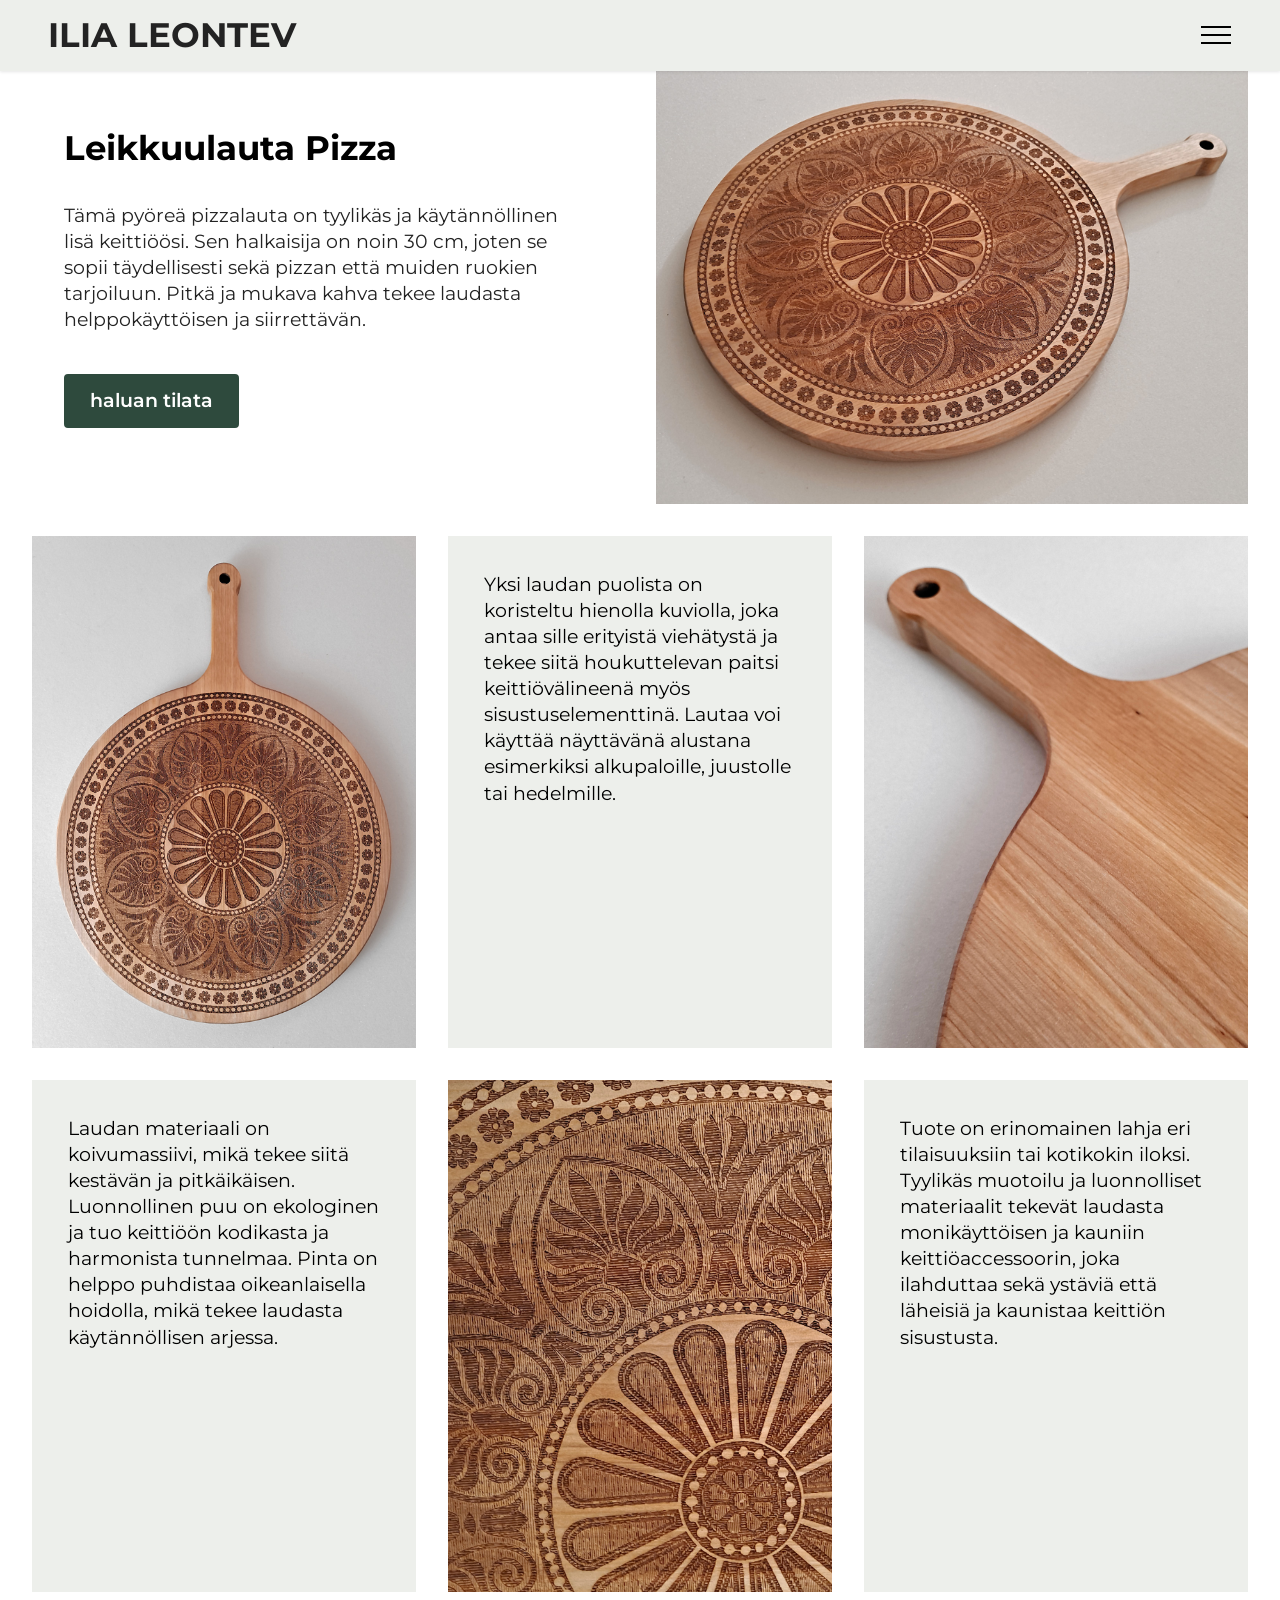
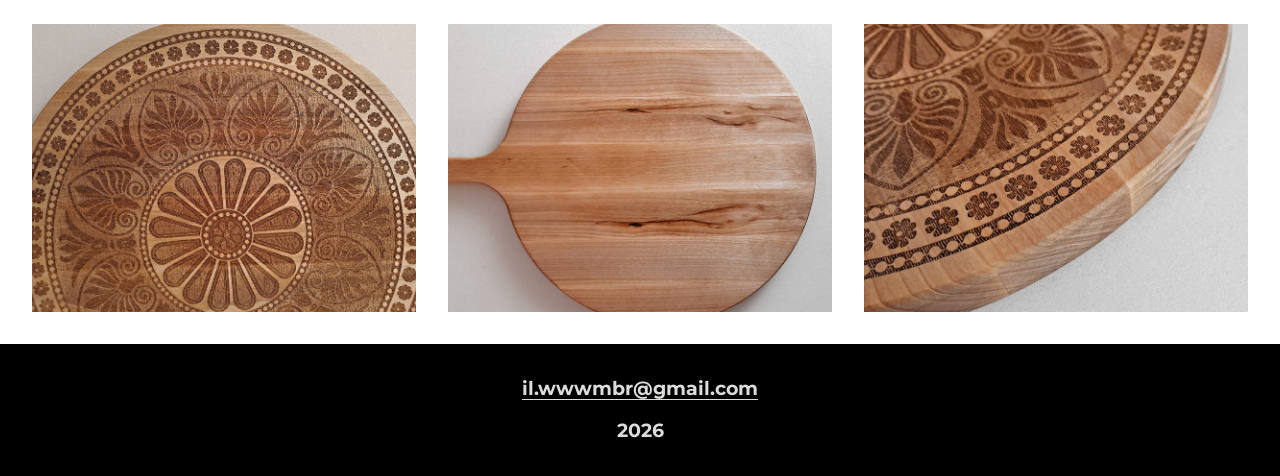
<file: page5.html>
<!DOCTYPE html>
<html  >
<head>
  <!-- Site made with Mobirise Website Builder v6.1.4, https://mobirise.com -->
  <meta charset="UTF-8">
  <meta http-equiv="X-UA-Compatible" content="IE=edge">
  <meta name="generator" content="Mobirise v6.1.4, mobirise.com">
  <meta name="viewport" content="width=device-width, initial-scale=1, minimum-scale=1">
  <link rel="shortcut icon" href="assets/images/logoil64-64x64.png" type="image/x-icon">
  <meta name="description" content="Pyöreä pizzalauta Ilia Leontevilta on tyylikäs ja käytännöllinen keittiöväline. Koivumassiivinen materiaali tekee laudasta kestävän ja pitkäikäisen, ja pitkä kahva helpottaa käyttöä. Hieno kuvio antaa laudalle viehätystä ja tekee siitä näyttävän myös sisustuselementtinä. Sopii pizzalle, alkupaloille ja tarjoiluun. Erinomainen lahja ja monikäyttöinen lisä keittiöön.">
  
  
  <title>Leikkuulauta Pizza, Ilia Leontev</title>
  <link rel="stylesheet" href="assets/bootstrap/css/bootstrap.min.css">
  <link rel="stylesheet" href="assets/dropdown/css/style.css">
  <link rel="stylesheet" href="assets/socicon/css/styles.css">
  <link rel="stylesheet" href="assets/theme/css/style.css">
  <link rel="preload" href="https://fonts.googleapis.com/css?family=Montserrat:100,200,300,400,500,600,700,800,900,100i,200i,300i,400i,500i,600i,700i,800i,900i&display=swap" as="style" onload="this.onload=null;this.rel='stylesheet'">
  <noscript><link rel="stylesheet" href="https://fonts.googleapis.com/css?family=Montserrat:100,200,300,400,500,600,700,800,900,100i,200i,300i,400i,500i,600i,700i,800i,900i&display=swap"></noscript>
  <link rel="preload" as="style" href="assets/mobirise/css/mbr-additional.css?v=czsWOy"><link rel="stylesheet" href="assets/mobirise/css/mbr-additional.css?v=czsWOy" type="text/css">

  
  
  
</head>
<body>
  
  <section data-bs-version="5.1" class="menu menu1 cid-uZZmpllbdt" once="menu" id="menu1-1x">
    

    <nav class="navbar navbar-dropdown navbar-fixed-top collapsed">
        <div class="container-fluid">
            <div class="navbar-brand">
                
                <span class="navbar-caption-wrap"><a class="navbar-caption text-black text-primary display-2" href="index.html">ILIA LEONTEV</a></span>
            </div>
            <button class="navbar-toggler" type="button" data-toggle="collapse" data-bs-toggle="collapse" data-target="#navbarSupportedContent" data-bs-target="#navbarSupportedContent" aria-controls="navbarNavAltMarkup" aria-expanded="false" aria-label="Toggle navigation">
                <div class="hamburger">
                    <span></span>
                    <span></span>
                    <span></span>
                    <span></span>
                </div>
            </button>
            <div class="collapse navbar-collapse" id="navbarSupportedContent">
                <ul class="navbar-nav nav-dropdown nav-right" data-app-modern-menu="true"><li class="nav-item"><a class="nav-link link text-black text-primary display-4" href="page3.html">Karjalan lautanen</a></li><li class="nav-item"><a class="nav-link link text-black text-primary display-4" href="page5.html">Leikkuulauta Pizza</a></li><li class="nav-item"><a class="nav-link link text-black text-primary display-4" href="page4.html">Leikkuulauta Virta</a></li><li class="nav-item"><a class="nav-link link text-black text-primary display-4" href="page6.html">Lasinaluset</a></li><li class="nav-item"><a class="nav-link link text-black text-primary display-4" href="page1.html">Puuala</a></li><li class="nav-item"><a class="nav-link link text-black text-primary display-4" href="page2.html">Graafinen</a></li></ul>
                
                
            </div>
        </div>
    </nav>
</section>

<section data-bs-version="5.1" class="header1 cid-veS62yT7AD" id="header01-1z">
	

	
	

	<div class="container-fluid">
		<div class="row justify-content-center">
			<div class="col-12 col-md-12 col-lg-6 image-wrapper">
				<img class="w-100" src="assets/images/pl-2.jpg" alt="Mobirise Website Builder">
			</div>
			<div class="col-12 col-lg col-md-12">
				<div class="text-wrapper align-left">
					<h1 class="mbr-section-title mbr-fonts-style mb-4 display-2"><strong>Leikkuulauta Pizza</strong></h1>
					<p class="mbr-text mbr-fonts-style mb-4 display-7">
						Tämä pyöreä pizzalauta on tyylikäs ja käytännöllinen lisä keittiöösi. Sen halkaisija on noin 30 cm, joten se sopii täydellisesti sekä pizzan että muiden ruokien tarjoiluun. Pitkä ja mukava kahva tekee laudasta helppokäyttöisen ja siirrettävän.<br>
					</p>
					<div class="mbr-section-btn mt-3"><a class="btn btn-danger display-7" href="mailto:il.wwwmbr@gmail.com">haluan tilata</a></div>
				</div>
			</div>
		</div>
	</div>
</section>

<section data-bs-version="5.1" class="features036 cid-veS63HjWhe" id="features036-20">
	

	
	

	<div class="container">
		


		<div class="row justify-content-center">
			

			<div class="item features-without-image col-12 col-md-12 col-lg-4 item-mb active">
				<div class="item-wrapper image-wrapper">
					<img class="w-100" src="assets/images/pl-1.jpg" alt="Mobirise Website Builder" data-slide-to="0" data-bs-slide-to="0">
				</div>
			</div><div class="item features-without-image col-12 col-md-12 col-lg-4 item-mb">
				<div class="item-wrapper">
					<div class="align-left item-content">
						
						
						<p class="card-text mbr-fonts-style display-7">
							Yksi laudan puolista on koristeltu hienolla kuviolla, joka antaa sille erityistä viehätystä ja tekee siitä houkuttelevan paitsi keittiövälineenä myös sisustuselementtinä. Lautaa voi käyttää näyttävänä alustana esimerkiksi alkupaloille, juustolle tai hedelmille.
						</p>
						
					</div>

				</div>
			</div><div class="item features-without-image col-12 col-md-12 col-lg-4 item-mb">
				<div class="item-wrapper image-wrapper">
					<img class="w-100" src="assets/images/pl-3.jpg" alt="Mobirise Website Builder" data-slide-to="2" data-bs-slide-to="2">
				</div>
			</div>
			<div class="item features-without-image col-12 col-md-12 col-lg-4 item-mb">
				<div class="item-wrapper">
					<div class=" align-left item-content">
						
						
						<p class="card-text mbr-fonts-style display-7">
							Laudan materiaali on koivumassiivi, mikä tekee siitä kestävän ja pitkäikäisen. Luonnollinen puu on ekologinen ja tuo keittiöön kodikasta ja harmonista tunnelmaa. Pinta on helppo puhdistaa oikeanlaisella hoidolla, mikä tekee laudasta käytännöllisen arjessa.</p>
						
					</div>

				</div>
			</div><div class="item features-without-image col-12 col-md-12 col-lg-4 item-mb">
				<div class="item-wrapper image-wrapper">
					<img class="w-100" src="assets/images/pl-7.jpg" alt="Mobirise Website Builder" data-slide-to="4" data-bs-slide-to="4">
				</div>
			</div>
			<div class="item features-without-image col-12 col-md-12 col-lg-4 item-mb">
				<div class="item-wrapper">
					<div class="align-left item-content">
						
						
						<p class="card-text mbr-fonts-style display-7">
							Tuote on erinomainen lahja eri tilaisuuksiin tai kotikokin iloksi. Tyylikäs muotoilu ja luonnolliset materiaalit tekevät laudasta monikäyttöisen ja kauniin keittiöaccessoorin, joka ilahduttaa sekä ystäviä että läheisiä ja kaunistaa keittiön sisustusta.</p>
						
					</div>

				</div>
			</div><div class="item features-without-image col-12 col-md-12 col-lg-4 item-mb">
				<div class="item-wrapper image-wrapper">
					<img class="w-100" src="assets/images/pl-9.jpg" alt="Mobirise Website Builder" data-slide-to="6" data-bs-slide-to="6">
				</div>
			</div><div class="item features-without-image col-12 col-md-12 col-lg-4 item-mb">
				<div class="item-wrapper image-wrapper">
					<img class="w-100" src="assets/images/pl-8.jpg" alt="Mobirise Website Builder" data-slide-to="7" data-bs-slide-to="7">
				</div>
			</div><div class="item features-without-image col-12 col-md-12 col-lg-4 item-mb">
				<div class="item-wrapper image-wrapper">
					<img class="w-100" src="assets/images/pl-4.jpg" alt="Mobirise Website Builder" data-slide-to="8" data-bs-slide-to="8">
				</div>
			</div>
			
			
		</div>
	</div>
</section>

<section data-bs-version="5.1" class="footer3 cid-v0tJ2Ecw5F" once="footers" id="footer3-1y">

    

    

    <div class="container">
        <div class="media-container-row align-center mbr-white">
            <div class="row row-links">
                <ul class="foot-menu">
                    
                    
                    
                    
                    
                <li class="foot-menu-item mbr-fonts-style display-7">
                        <a class="text-secondary" href="mailto:il.wwwmbr@gmail.com"><strong>il.wwwmbr@gmail.com</strong></a>
                    </li></ul>
            </div>
            
            <div class="row row-copirayt">
                <p class="mbr-text mb-0 mbr-fonts-style mbr-white align-center display-7"><strong>2026</strong></p>
            </div>
        </div>
    </div>
</section><script src="assets/bootstrap/js/bootstrap.bundle.min.js"></script>  <script src="assets/smoothscroll/smooth-scroll.js"></script>  <script src="assets/ytplayer/index.js"></script>  <script src="assets/dropdown/js/navbar-dropdown.js"></script>  <script src="assets/theme/js/script.js"></script>  
  
  
</body>
</html>
</file>
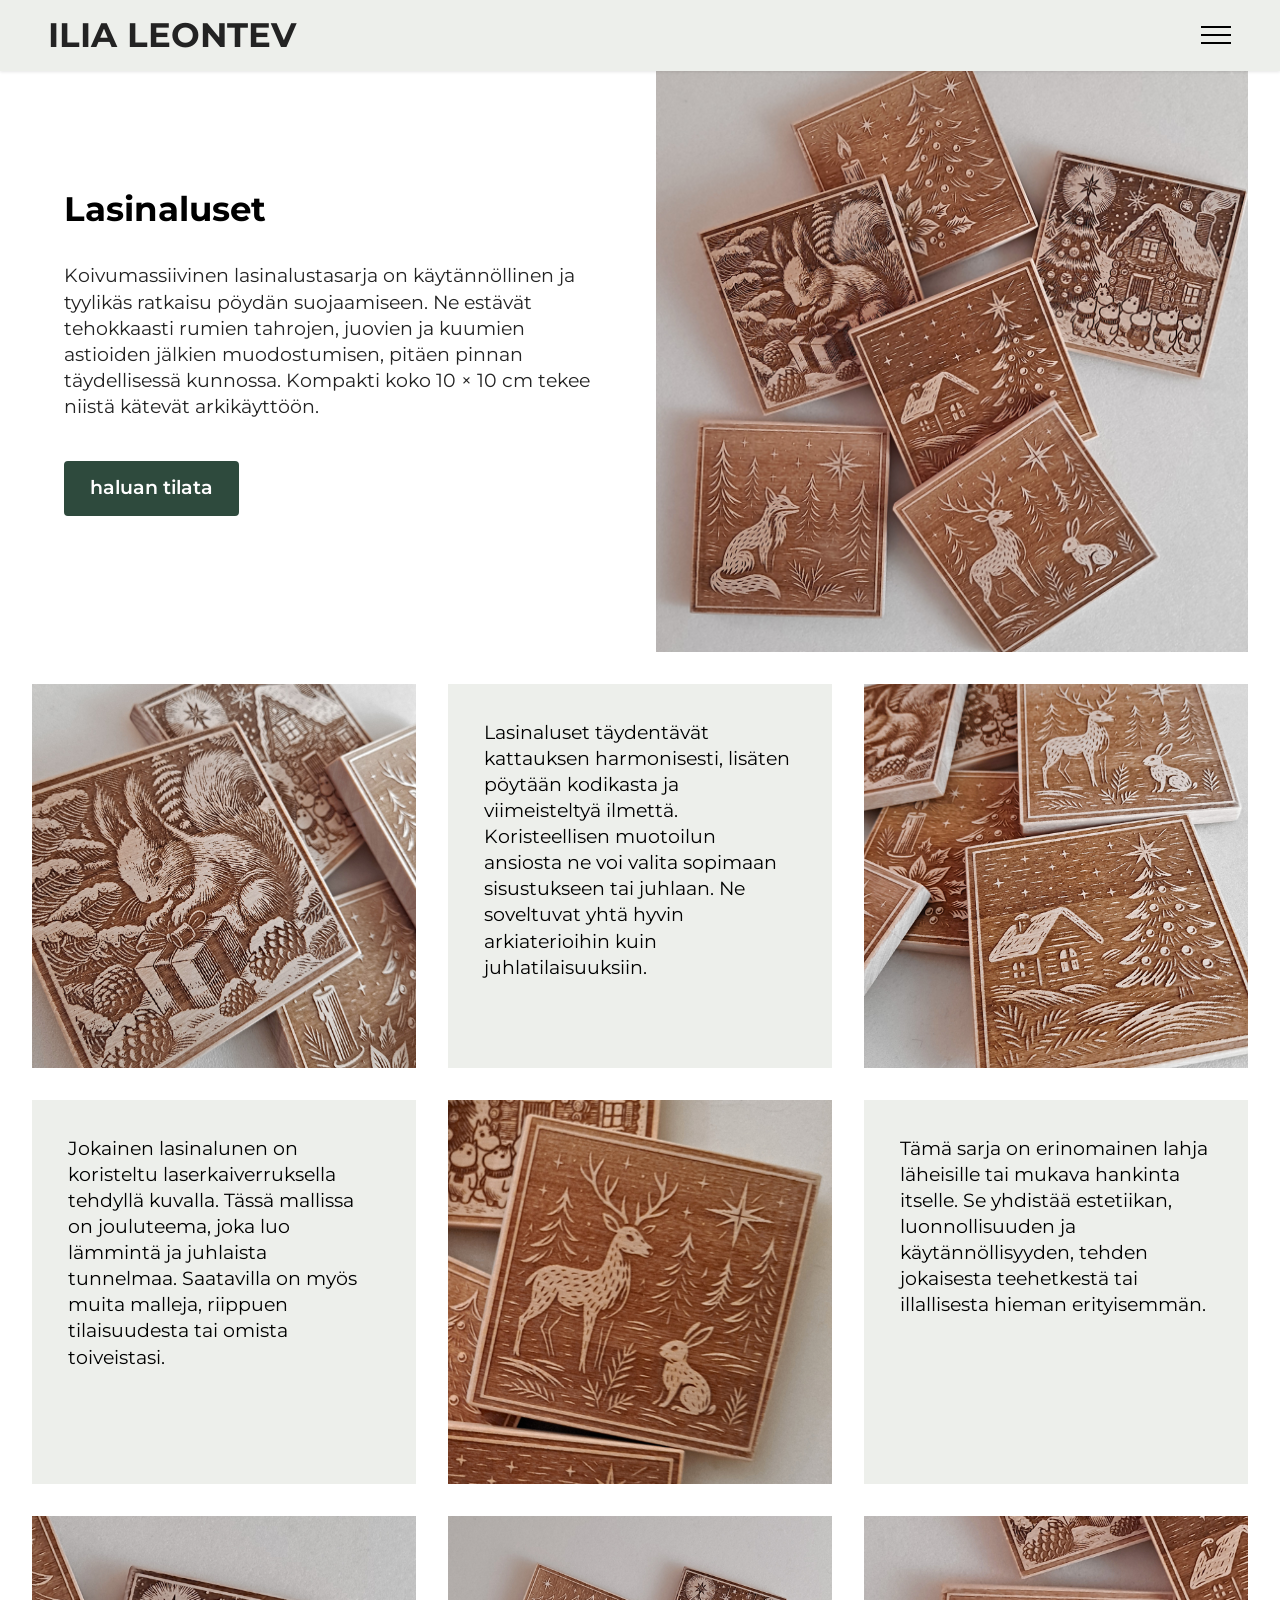
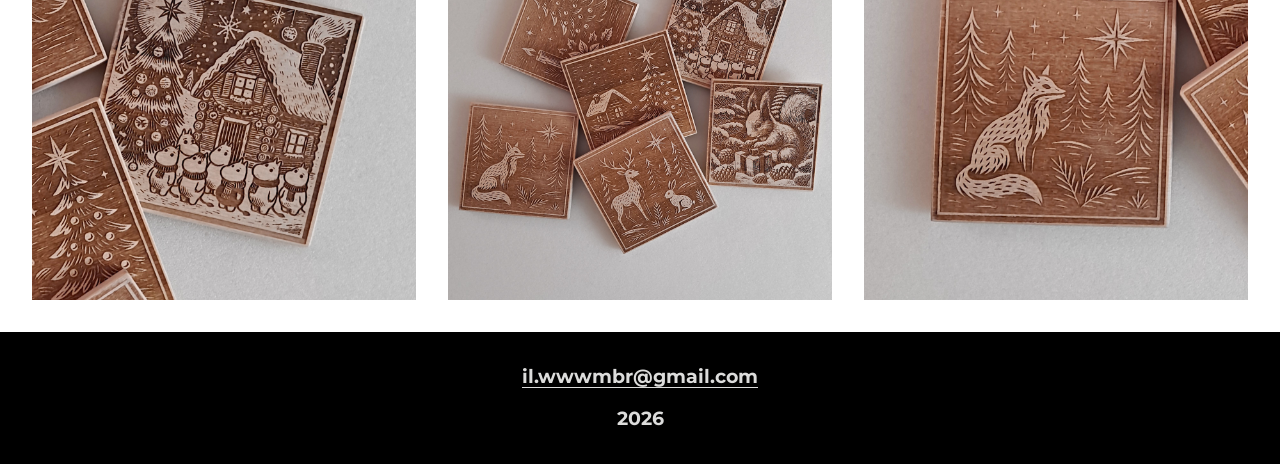
<file: page6.html>
<!DOCTYPE html>
<html  >
<head>
  <!-- Site made with Mobirise Website Builder v6.1.4, https://mobirise.com -->
  <meta charset="UTF-8">
  <meta http-equiv="X-UA-Compatible" content="IE=edge">
  <meta name="generator" content="Mobirise v6.1.4, mobirise.com">
  <meta name="viewport" content="width=device-width, initial-scale=1, minimum-scale=1">
  <link rel="shortcut icon" href="assets/images/logoil64-64x64.png" type="image/x-icon">
  <meta name="description" content="Koivumassiiviset lasinaluset Ilia Leontevilta yhdistävät käytännöllisyyden ja tyylikkään muotoilun. Ne suojaavat pöytää tehokkaasti tahroilta ja kuumien astioiden jäljiltä sekä täydentävät kattauksen harmonisesti. Laserkaiverretut kuviot, kuten jouluteema, luovat kodikkaan ja viimeistellyn ilmeen. Erinomainen lahja tai käytännöllinen lisä arkeen ja juhlaan.">
  
  
  <title>Lasinaluset, Ilia Leontev</title>
  <link rel="stylesheet" href="assets/bootstrap/css/bootstrap.min.css">
  <link rel="stylesheet" href="assets/dropdown/css/style.css">
  <link rel="stylesheet" href="assets/socicon/css/styles.css">
  <link rel="stylesheet" href="assets/theme/css/style.css">
  <link rel="preload" href="https://fonts.googleapis.com/css?family=Montserrat:100,200,300,400,500,600,700,800,900,100i,200i,300i,400i,500i,600i,700i,800i,900i&display=swap" as="style" onload="this.onload=null;this.rel='stylesheet'">
  <noscript><link rel="stylesheet" href="https://fonts.googleapis.com/css?family=Montserrat:100,200,300,400,500,600,700,800,900,100i,200i,300i,400i,500i,600i,700i,800i,900i&display=swap"></noscript>
  <link rel="preload" as="style" href="assets/mobirise/css/mbr-additional.css?v=l5QDee"><link rel="stylesheet" href="assets/mobirise/css/mbr-additional.css?v=l5QDee" type="text/css">

  
  
  
</head>
<body>
  
  <section data-bs-version="5.1" class="menu menu1 cid-uZZmpllbdt" once="menu" id="menu1-21">
    

    <nav class="navbar navbar-dropdown navbar-fixed-top collapsed">
        <div class="container-fluid">
            <div class="navbar-brand">
                
                <span class="navbar-caption-wrap"><a class="navbar-caption text-black text-primary display-2" href="index.html">ILIA LEONTEV</a></span>
            </div>
            <button class="navbar-toggler" type="button" data-toggle="collapse" data-bs-toggle="collapse" data-target="#navbarSupportedContent" data-bs-target="#navbarSupportedContent" aria-controls="navbarNavAltMarkup" aria-expanded="false" aria-label="Toggle navigation">
                <div class="hamburger">
                    <span></span>
                    <span></span>
                    <span></span>
                    <span></span>
                </div>
            </button>
            <div class="collapse navbar-collapse" id="navbarSupportedContent">
                <ul class="navbar-nav nav-dropdown nav-right" data-app-modern-menu="true"><li class="nav-item"><a class="nav-link link text-black text-primary display-4" href="page3.html">Karjalan lautanen</a></li><li class="nav-item"><a class="nav-link link text-black text-primary display-4" href="page5.html">Leikkuulauta Pizza</a></li><li class="nav-item"><a class="nav-link link text-black text-primary display-4" href="page4.html">Leikkuulauta Virta</a></li><li class="nav-item"><a class="nav-link link text-black text-primary display-4" href="page6.html">Lasinaluset</a></li><li class="nav-item"><a class="nav-link link text-black text-primary display-4" href="page1.html">Puuala</a></li><li class="nav-item"><a class="nav-link link text-black text-primary display-4" href="page2.html">Graafinen</a></li></ul>
                
                
            </div>
        </div>
    </nav>
</section>

<section data-bs-version="5.1" class="header1 cid-veS9CVWHEO" id="header01-23">
	

	
	

	<div class="container-fluid">
		<div class="row justify-content-center">
			<div class="col-12 col-md-12 col-lg-6 image-wrapper">
				<img class="w-100" src="assets/images/lal-4.jpg" alt="Mobirise Website Builder">
			</div>
			<div class="col-12 col-lg col-md-12">
				<div class="text-wrapper align-left">
					<h1 class="mbr-section-title mbr-fonts-style mb-4 display-2"><strong>Lasinaluset</strong></h1>
					<p class="mbr-text mbr-fonts-style mb-4 display-7">Koivumassiivinen lasinalustasarja on käytännöllinen ja tyylikäs ratkaisu pöydän suojaamiseen. Ne estävät tehokkaasti rumien tahrojen, juovien ja kuumien astioiden jälkien muodostumisen, pitäen pinnan täydellisessä kunnossa. Kompakti koko 10 × 10 cm tekee niistä kätevät arkikäyttöön.<br>
					</p>
					<div class="mbr-section-btn mt-3"><a class="btn btn-danger display-7" href="mailto:il.wwwmbr@gmail.com">haluan tilata</a></div>
				</div>
			</div>
		</div>
	</div>
</section>

<section data-bs-version="5.1" class="features036 cid-veS9EjFUiL" id="features036-24">
	

	
	

	<div class="container">
		


		<div class="row justify-content-center">
			

			<div class="item features-without-image col-12 col-md-12 col-lg-4 item-mb active">
				<div class="item-wrapper image-wrapper">
					<img class="w-100" src="assets/images/lal-5.jpg" alt="Mobirise Website Builder" data-slide-to="0" data-bs-slide-to="0">
				</div>
			</div><div class="item features-without-image col-12 col-md-12 col-lg-4 item-mb">
				<div class="item-wrapper">
					<div class="align-left item-content">
						
						
						<p class="card-text mbr-fonts-style display-7">Lasinaluset täydentävät kattauksen harmonisesti, lisäten pöytään kodikasta ja viimeisteltyä ilmettä. Koristeellisen muotoilun ansiosta ne voi valita sopimaan sisustukseen tai juhlaan. Ne soveltuvat yhtä hyvin arkiaterioihin kuin juhlatilaisuuksiin.<br></p>
						
					</div>

				</div>
			</div><div class="item features-without-image col-12 col-md-12 col-lg-4 item-mb">
				<div class="item-wrapper image-wrapper">
					<img class="w-100" src="assets/images/lal-3.jpg" alt="Mobirise Website Builder" data-slide-to="2" data-bs-slide-to="2">
				</div>
			</div>
			<div class="item features-without-image col-12 col-md-12 col-lg-4 item-mb">
				<div class="item-wrapper">
					<div class=" align-left item-content">
						
						
						<p class="card-text mbr-fonts-style display-7">Jokainen lasinalunen on koristeltu laserkaiverruksella tehdyllä kuvalla. Tässä mallissa on jouluteema, joka luo lämmintä ja juhlaista tunnelmaa. Saatavilla on myös muita malleja, riippuen tilaisuudesta tai omista toiveistasi.&nbsp;<br></p>
						
					</div>

				</div>
			</div><div class="item features-without-image col-12 col-md-12 col-lg-4 item-mb">
				<div class="item-wrapper image-wrapper">
					<img class="w-100" src="assets/images/lal-6.jpg" alt="Mobirise Website Builder" data-slide-to="4" data-bs-slide-to="4">
				</div>
			</div>
			<div class="item features-without-image col-12 col-md-12 col-lg-4 item-mb">
				<div class="item-wrapper">
					<div class="align-left item-content">
						
						
						<p class="card-text mbr-fonts-style display-7">
							Tämä sarja on erinomainen lahja läheisille tai mukava hankinta itselle. Se yhdistää estetiikan, luonnollisuuden ja käytännöllisyyden, tehden jokaisesta teehetkestä tai illallisesta hieman erityisemmän.</p>
						
					</div>

				</div>
			</div><div class="item features-without-image col-12 col-md-12 col-lg-4 item-mb">
				<div class="item-wrapper image-wrapper">
					<img class="w-100" src="assets/images/lal-8.jpg" alt="Mobirise Website Builder" data-slide-to="6" data-bs-slide-to="6">
				</div>
			</div><div class="item features-without-image col-12 col-md-12 col-lg-4 item-mb">
				<div class="item-wrapper image-wrapper">
					<img class="w-100" src="assets/images/lal-7.jpg" alt="Mobirise Website Builder" data-slide-to="7" data-bs-slide-to="7">
				</div>
			</div><div class="item features-without-image col-12 col-md-12 col-lg-4 item-mb">
				<div class="item-wrapper image-wrapper">
					<img class="w-100" src="assets/images/lal-9.jpg" alt="Mobirise Website Builder" data-slide-to="8" data-bs-slide-to="9">
				</div>
			</div>
			
			
		</div>
	</div>
</section>

<section data-bs-version="5.1" class="footer3 cid-v0tJ2Ecw5F" once="footers" id="footer3-22">

    

    

    <div class="container">
        <div class="media-container-row align-center mbr-white">
            <div class="row row-links">
                <ul class="foot-menu">
                    
                    
                    
                    
                    
                <li class="foot-menu-item mbr-fonts-style display-7">
                        <a class="text-secondary" href="mailto:il.wwwmbr@gmail.com"><strong>il.wwwmbr@gmail.com</strong></a>
                    </li></ul>
            </div>
            
            <div class="row row-copirayt">
                <p class="mbr-text mb-0 mbr-fonts-style mbr-white align-center display-7"><strong>2026</strong></p>
            </div>
        </div>
    </div>
</section><script src="assets/bootstrap/js/bootstrap.bundle.min.js"></script>  <script src="assets/smoothscroll/smooth-scroll.js"></script>  <script src="assets/ytplayer/index.js"></script>  <script src="assets/dropdown/js/navbar-dropdown.js"></script>  <script src="assets/theme/js/script.js"></script>  
  
  
</body>
</html>
</file>
<file: assets/web/assets/mobirise-icons2/mobirise2.css>
@font-face {
  font-family: 'Moririse2';
  font-display: swap;
  src:  url('mobirise2.eot?f2bix4');
  src:  url('mobirise2.eot?f2bix4#iefix') format('embedded-opentype'),
    url('mobirise2.ttf?f2bix4') format('truetype'),
    url('mobirise2.woff?f2bix4') format('woff'),
    url('mobirise2.svg?f2bix4#mobirise2') format('svg');
  font-weight: normal;
  font-style: normal;
}

[class^="mobi-"], [class*=" mobi-"] {
  /* use !important to prevent issues with browser extensions that change fonts */
  font-family: 'Moririse2' !important;
  speak: none;
  font-style: normal;
  font-weight: normal;
  font-variant: normal;
  text-transform: none;
  line-height: 1;

  /* Better Font Rendering =========== */
  -webkit-font-smoothing: antialiased;
  -moz-osx-font-smoothing: grayscale;
}

.mobi-mbri-add-submenu:before {
  content: "\e900";
}
.mobi-mbri-alert:before {
  content: "\e901";
}
.mobi-mbri-align-center:before {
  content: "\e902";
}
.mobi-mbri-align-justify:before {
  content: "\e903";
}
.mobi-mbri-align-left:before {
  content: "\e904";
}
.mobi-mbri-align-right:before {
  content: "\e905";
}
.mobi-mbri-android:before {
  content: "\e906";
}
.mobi-mbri-apple:before {
  content: "\e907";
}
.mobi-mbri-arrow-down:before {
  content: "\e908";
}
.mobi-mbri-arrow-next:before {
  content: "\e909";
}
.mobi-mbri-arrow-prev:before {
  content: "\e90a";
}
.mobi-mbri-arrow-up:before {
  content: "\e90b";
}
.mobi-mbri-bold:before {
  content: "\e90c";
}
.mobi-mbri-bookmark:before {
  content: "\e90d";
}
.mobi-mbri-bootstrap:before {
  content: "\e90e";
}
.mobi-mbri-briefcase:before {
  content: "\e90f";
}
.mobi-mbri-browse:before {
  content: "\e910";
}
.mobi-mbri-bulleted-list:before {
  content: "\e911";
}
.mobi-mbri-calendar:before {
  content: "\e912";
}
.mobi-mbri-camera:before {
  content: "\e913";
}
.mobi-mbri-cart-add:before {
  content: "\e914";
}
.mobi-mbri-cart-full:before {
  content: "\e915";
}
.mobi-mbri-cash:before {
  content: "\e916";
}
.mobi-mbri-change-style:before {
  content: "\e917";
}
.mobi-mbri-chat:before {
  content: "\e918";
}
.mobi-mbri-clock:before {
  content: "\e919";
}
.mobi-mbri-close:before {
  content: "\e91a";
}
.mobi-mbri-cloud:before {
  content: "\e91b";
}
.mobi-mbri-code:before {
  content: "\e91c";
}
.mobi-mbri-contact-form:before {
  content: "\e91d";
}
.mobi-mbri-credit-card:before {
  content: "\e91e";
}
.mobi-mbri-cursor-click:before {
  content: "\e91f";
}
.mobi-mbri-cust-feedback:before {
  content: "\e920";
}
.mobi-mbri-database:before {
  content: "\e921";
}
.mobi-mbri-delivery:before {
  content: "\e922";
}
.mobi-mbri-desktop:before {
  content: "\e923";
}
.mobi-mbri-devices:before {
  content: "\e924";
}
.mobi-mbri-down:before {
  content: "\e925";
}
.mobi-mbri-download-2:before {
  content: "\e926";
}
.mobi-mbri-download:before {
  content: "\e927";
}
.mobi-mbri-drag-n-drop-2:before {
  content: "\e928";
}
.mobi-mbri-drag-n-drop:before {
  content: "\e929";
}
.mobi-mbri-edit-2:before {
  content: "\e92a";
}
.mobi-mbri-edit:before {
  content: "\e92b";
}
.mobi-mbri-error:before {
  content: "\e92c";
}
.mobi-mbri-extension:before {
  content: "\e92d";
}
.mobi-mbri-features:before {
  content: "\e92e";
}
.mobi-mbri-file:before {
  content: "\e92f";
}
.mobi-mbri-flag:before {
  content: "\e930";
}
.mobi-mbri-folder:before {
  content: "\e931";
}
.mobi-mbri-gift:before {
  content: "\e932";
}
.mobi-mbri-github:before {
  content: "\e933";
}
.mobi-mbri-globe-2:before {
  content: "\e934";
}
.mobi-mbri-globe:before {
  content: "\e935";
}
.mobi-mbri-growing-chart:before {
  content: "\e936";
}
.mobi-mbri-hearth:before {
  content: "\e937";
}
.mobi-mbri-help:before {
  content: "\e938";
}
.mobi-mbri-home:before {
  content: "\e939";
}
.mobi-mbri-hot-cup:before {
  content: "\e93a";
}
.mobi-mbri-idea:before {
  content: "\e93b";
}
.mobi-mbri-image-gallery:before {
  content: "\e93c";
}
.mobi-mbri-image-slider:before {
  content: "\e93d";
}
.mobi-mbri-info:before {
  content: "\e93e";
}
.mobi-mbri-italic:before {
  content: "\e93f";
}
.mobi-mbri-key:before {
  content: "\e940";
}
.mobi-mbri-laptop:before {
  content: "\e941";
}
.mobi-mbri-layers:before {
  content: "\e942";
}
.mobi-mbri-left-right:before {
  content: "\e943";
}
.mobi-mbri-left:before {
  content: "\e944";
}
.mobi-mbri-letter:before {
  content: "\e945";
}
.mobi-mbri-like:before {
  content: "\e946";
}
.mobi-mbri-link:before {
  content: "\e947";
}
.mobi-mbri-lock:before {
  content: "\e948";
}
.mobi-mbri-login:before {
  content: "\e949";
}
.mobi-mbri-logout:before {
  content: "\e94a";
}
.mobi-mbri-magic-stick:before {
  content: "\e94b";
}
.mobi-mbri-map-pin:before {
  content: "\e94c";
}
.mobi-mbri-menu:before {
  content: "\e94d";
}
.mobi-mbri-mobile-2:before {
  content: "\e94e";
}
.mobi-mbri-mobile-horizontal:before {
  content: "\e94f";
}
.mobi-mbri-mobile:before {
  content: "\e950";
}
.mobi-mbri-mobirise:before {
  content: "\e951";
}
.mobi-mbri-more-horizontal:before {
  content: "\e952";
}
.mobi-mbri-more-vertical:before {
  content: "\e953";
}
.mobi-mbri-music:before {
  content: "\e954";
}
.mobi-mbri-new-file:before {
  content: "\e955";
}
.mobi-mbri-numbered-list:before {
  content: "\e956";
}
.mobi-mbri-opened-folder:before {
  content: "\e957";
}
.mobi-mbri-pages:before {
  content: "\e958";
}
.mobi-mbri-paper-plane:before {
  content: "\e959";
}
.mobi-mbri-paperclip:before {
  content: "\e95a";
}
.mobi-mbri-phone:before {
  content: "\e95b";
}
.mobi-mbri-photo:before {
  content: "\e95c";
}
.mobi-mbri-photos:before {
  content: "\e95d";
}
.mobi-mbri-pin:before {
  content: "\e95e";
}
.mobi-mbri-play:before {
  content: "\e95f";
}
.mobi-mbri-plus:before {
  content: "\e960";
}
.mobi-mbri-preview:before {
  content: "\e961";
}
.mobi-mbri-print:before {
  content: "\e962";
}
.mobi-mbri-protect:before {
  content: "\e963";
}
.mobi-mbri-question:before {
  content: "\e964";
}
.mobi-mbri-quote-left:before {
  content: "\e965";
}
.mobi-mbri-quote-right:before {
  content: "\e966";
}
.mobi-mbri-redo:before {
  content: "\e967";
}
.mobi-mbri-refresh:before {
  content: "\e968";
}
.mobi-mbri-responsive-2:before {
  content: "\e969";
}
.mobi-mbri-responsive:before {
  content: "\e96a";
}
.mobi-mbri-right:before {
  content: "\e96b";
}
.mobi-mbri-rocket:before {
  content: "\e96c";
}
.mobi-mbri-sad-face:before {
  content: "\e96d";
}
.mobi-mbri-sale:before {
  content: "\e96e";
}
.mobi-mbri-save:before {
  content: "\e96f";
}
.mobi-mbri-search:before {
  content: "\e970";
}
.mobi-mbri-setting-2:before {
  content: "\e971";
}
.mobi-mbri-setting-3:before {
  content: "\e972";
}
.mobi-mbri-setting:before {
  content: "\e973";
}
.mobi-mbri-share:before {
  content: "\e974";
}
.mobi-mbri-shopping-bag:before {
  content: "\e975";
}
.mobi-mbri-shopping-basket:before {
  content: "\e976";
}
.mobi-mbri-shopping-cart:before {
  content: "\e977";
}
.mobi-mbri-sites:before {
  content: "\e978";
}
.mobi-mbri-smile-face:before {
  content: "\e979";
}
.mobi-mbri-speed:before {
  content: "\e97a";
}
.mobi-mbri-star:before {
  content: "\e97b";
}
.mobi-mbri-success:before {
  content: "\e97c";
}
.mobi-mbri-sun:before {
  content: "\e97d";
}
.mobi-mbri-sun2:before {
  content: "\e97e";
}
.mobi-mbri-tablet-vertical:before {
  content: "\e97f";
}
.mobi-mbri-tablet:before {
  content: "\e980";
}
.mobi-mbri-target:before {
  content: "\e981";
}
.mobi-mbri-timer:before {
  content: "\e982";
}
.mobi-mbri-to-ftp:before {
  content: "\e983";
}
.mobi-mbri-to-local-drive:before {
  content: "\e984";
}
.mobi-mbri-touch-swipe:before {
  content: "\e985";
}
.mobi-mbri-touch:before {
  content: "\e986";
}
.mobi-mbri-trash:before {
  content: "\e987";
}
.mobi-mbri-underline:before {
  content: "\e988";
}
.mobi-mbri-undo:before {
  content: "\e989";
}
.mobi-mbri-unlink:before {
  content: "\e98a";
}
.mobi-mbri-unlock:before {
  content: "\e98b";
}
.mobi-mbri-up-down:before {
  content: "\e98c";
}
.mobi-mbri-up:before {
  content: "\e98d";
}
.mobi-mbri-update:before {
  content: "\e98e";
}
.mobi-mbri-upload-2:before {
  content: "\e98f";
}
.mobi-mbri-upload:before {
  content: "\e990";
}
.mobi-mbri-user-2:before {
  content: "\e991";
}
.mobi-mbri-user:before {
  content: "\e992";
}
.mobi-mbri-users:before {
  content: "\e993";
}
.mobi-mbri-video-play:before {
  content: "\e994";
}
.mobi-mbri-video:before {
  content: "\e995";
}
.mobi-mbri-watch:before {
  content: "\e996";
}
.mobi-mbri-website-theme-2:before {
  content: "\e997";
}
.mobi-mbri-website-theme:before {
  content: "\e998";
}
.mobi-mbri-wifi:before {
  content: "\e999";
}
.mobi-mbri-windows:before {
  content: "\e99a";
}
.mobi-mbri-zoom-in:before {
  content: "\e99b";
}
.mobi-mbri-zoom-out:before {
  content: "\e99c";
}
</file>
<file: assets/dropdown/css/style.css>
.navbar-dropdown {
  left: 0;
  padding: 0;
  position: absolute;
  right: 0;
  top: 0;
  transition: all 0.45s ease;
  z-index: 1030;
  background: #282828; }
  .navbar-dropdown .navbar-logo {
    margin-right: 0.8rem;
    transition: margin 0.3s ease-in-out;
    vertical-align: middle; }
    .navbar-dropdown .navbar-logo img {
      height: 3.125rem;
      transition: all 0.3s ease-in-out; }
    .navbar-dropdown .navbar-logo.mbr-iconfont {
      font-size: 3.125rem;
      line-height: 3.125rem; }
  .navbar-dropdown .navbar-caption {
    font-weight: 700;
    white-space: normal;
    vertical-align: -4px;
    line-height: 3.125rem !important; }
    .navbar-dropdown .navbar-caption, .navbar-dropdown .navbar-caption:hover {
      color: inherit;
      text-decoration: none; }
  .navbar-dropdown .mbr-iconfont + .navbar-caption {
    vertical-align: -1px; }
  .navbar-dropdown.navbar-fixed-top {
    position: fixed; }
  .navbar-dropdown .navbar-brand span {
    vertical-align: -4px; }
  .navbar-dropdown.bg-color.transparent {
    background: none; }
  .navbar-dropdown.navbar-short .navbar-brand {
    padding: 0.625rem 0; }
    .navbar-dropdown.navbar-short .navbar-brand span {
      vertical-align: -1px; }
  .navbar-dropdown.navbar-short .navbar-caption {
    line-height: 2.375rem !important;
    vertical-align: -2px; }
  .navbar-dropdown.navbar-short .navbar-logo {
    margin-right: 0.5rem; }
    .navbar-dropdown.navbar-short .navbar-logo img {
      height: 2.375rem; }
    .navbar-dropdown.navbar-short .navbar-logo.mbr-iconfont {
      font-size: 2.375rem;
      line-height: 2.375rem; }
  .navbar-dropdown.navbar-short .mbr-table-cell {
    height: 3.625rem; }
  .navbar-dropdown .navbar-close {
    left: 0.6875rem;
    position: fixed;
    top: 0.75rem;
    z-index: 1000; }
  .navbar-dropdown .hamburger-icon {
    content: "";
    display: inline-block;
    vertical-align: middle;
    width: 16px;
    -webkit-box-shadow: 0 -6px 0 1px #282828,0 0 0 1px #282828,0 6px 0 1px #282828;
    -moz-box-shadow: 0 -6px 0 1px #282828,0 0 0 1px #282828,0 6px 0 1px #282828;
    box-shadow: 0 -6px 0 1px #282828,0 0 0 1px #282828,0 6px 0 1px #282828; }

.dropdown-menu .dropdown-toggle[data-toggle="dropdown-submenu"]::after {
  border-bottom: 0.35em solid transparent;
  border-left: 0.35em solid;
  border-right: 0;
  border-top: 0.35em solid transparent;
  margin-left: 0.3rem; }

.dropdown-menu .dropdown-item:focus {
  outline: 0; }

.nav-dropdown {
  font-size: 0.75rem;
  font-weight: 500;
  height: auto !important; }
  .nav-dropdown .nav-btn {
    padding-left: 1rem; }
  .nav-dropdown .link {
    margin: .667em 1.667em;
    font-weight: 500;
    padding: 0;
    transition: color .2s ease-in-out; }
    .nav-dropdown .link.dropdown-toggle {
      margin-right: 2.583em; }
      .nav-dropdown .link.dropdown-toggle::after {
        margin-left: .25rem;
        border-top: 0.35em solid;
        border-right: 0.35em solid transparent;
        border-left: 0.35em solid transparent;
        border-bottom: 0; }
      .nav-dropdown .link.dropdown-toggle[aria-expanded="true"] {
        margin: 0;
        padding: 0.667em 3.263em  0.667em 1.667em; }
  .nav-dropdown .link::after,
  .nav-dropdown .dropdown-item::after {
    color: inherit; }
  .nav-dropdown .btn {
    font-size: 0.75rem;
    font-weight: 700;
    letter-spacing: 0;
    margin-bottom: 0;
    padding-left: 1.25rem;
    padding-right: 1.25rem; }
  .nav-dropdown .dropdown-menu {
    border-radius: 0;
    border: 0;
    left: 0;
    margin: 0;
    padding-bottom: 1.25rem;
    padding-top: 1.25rem;
    position: relative; }
  .nav-dropdown .dropdown-submenu {
    margin-left: 0.125rem;
    top: 0; }
  .nav-dropdown .dropdown-item {
    font-weight: 500;
    line-height: 2;
    padding: 0.3846em 4.615em 0.3846em 1.5385em;
    position: relative;
    transition: color .2s ease-in-out, background-color .2s ease-in-out; }
    .nav-dropdown .dropdown-item::after {
      margin-top: -0.3077em;
      position: absolute;
      right: 1.1538em;
      top: 50%; }
    .nav-dropdown .dropdown-item:focus, .nav-dropdown .dropdown-item:hover {
      background: none; }

@media (max-width: 767px) {
  .nav-dropdown.navbar-toggleable-sm {
    bottom: 0;
    display: none;
    left: 0;
    overflow-x: hidden;
    position: fixed;
    top: 0;
    transform: translateX(-100%);
    -ms-transform: translateX(-100%);
    -webkit-transform: translateX(-100%);
    width: 18.75rem;
    z-index: 999; } }
.nav-dropdown.navbar-toggleable-xl {
  bottom: 0;
  display: none;
  left: 0;
  overflow-x: hidden;
  position: fixed;
  top: 0;
  transform: translateX(-100%);
  -ms-transform: translateX(-100%);
  -webkit-transform: translateX(-100%);
  width: 18.75rem;
  z-index: 999; }

.nav-dropdown-sm {
  display: block !important;
  overflow-x: hidden;
  overflow: auto;
  padding-top: 3.875rem; }
  .nav-dropdown-sm::after {
    content: "";
    display: block;
    height: 3rem;
    width: 100%; }
  .nav-dropdown-sm.collapse.in ~ .navbar-close {
    display: block !important; }
  .nav-dropdown-sm.collapsing, .nav-dropdown-sm.collapse.in {
    transform: translateX(0);
    -ms-transform: translateX(0);
    -webkit-transform: translateX(0);
    transition: all 0.25s ease-out;
    -webkit-transition: all 0.25s ease-out;
    background: #282828; }
  .nav-dropdown-sm.collapsing[aria-expanded="false"] {
    transform: translateX(-100%);
    -ms-transform: translateX(-100%);
    -webkit-transform: translateX(-100%); }
  .nav-dropdown-sm .nav-item {
    display: block;
    margin-left: 0 !important;
    padding-left: 0; }
  .nav-dropdown-sm .link,
  .nav-dropdown-sm .dropdown-item {
    border-top: 1px dotted rgba(255, 255, 255, 0.1);
    font-size: 0.8125rem;
    line-height: 1.6;
    margin: 0 !important;
    padding: 0.875rem 2.4rem 0.875rem 1.5625rem !important;
    position: relative;
    white-space: normal; }
    .nav-dropdown-sm .link:focus, .nav-dropdown-sm .link:hover,
    .nav-dropdown-sm .dropdown-item:focus,
    .nav-dropdown-sm .dropdown-item:hover {
      background: rgba(0, 0, 0, 0.2) !important;
      color: #c0a375; }
  .nav-dropdown-sm .nav-btn {
    position: relative;
    padding: 1.5625rem 1.5625rem 0 1.5625rem; }
    .nav-dropdown-sm .nav-btn::before {
      border-top: 1px dotted rgba(255, 255, 255, 0.1);
      content: "";
      left: 0;
      position: absolute;
      top: 0;
      width: 100%; }
    .nav-dropdown-sm .nav-btn + .nav-btn {
      padding-top: 0.625rem; }
      .nav-dropdown-sm .nav-btn + .nav-btn::before {
        display: none; }
  .nav-dropdown-sm .btn {
    padding: 0.625rem 0; }
  .nav-dropdown-sm .dropdown-toggle[data-toggle="dropdown-submenu"]::after {
    margin-left: .25rem;
    border-top: 0.35em solid;
    border-right: 0.35em solid transparent;
    border-left: 0.35em solid transparent;
    border-bottom: 0; }
  .nav-dropdown-sm .dropdown-toggle[data-toggle="dropdown-submenu"][aria-expanded="true"]::after {
    border-top: 0;
    border-right: 0.35em solid transparent;
    border-left: 0.35em solid transparent;
    border-bottom: 0.35em solid; }
  .nav-dropdown-sm .dropdown-menu {
    margin: 0;
    padding: 0;
    position: relative;
    top: 0;
    left: 0;
    width: 100%;
    border: 0;
    float: none;
    border-radius: 0;
    background: none; }
  .nav-dropdown-sm .dropdown-submenu {
    left: 100%;
    margin-left: 0.125rem;
    margin-top: -1.25rem;
    top: 0; }

.navbar-toggleable-sm .nav-dropdown .dropdown-menu {
  position: absolute; }

.navbar-toggleable-sm .nav-dropdown .dropdown-submenu {
  left: 100%;
  margin-left: 0.125rem;
  margin-top: -1.25rem;
  top: 0; }

.navbar-toggleable-sm.opened .nav-dropdown .dropdown-menu {
  position: relative; }

.navbar-toggleable-sm.opened .nav-dropdown .dropdown-submenu {
  left: 0;
  margin-left: 00rem;
  margin-top: 0rem;
  top: 0; }

.is-builder .nav-dropdown.collapsing {
  transition: none !important; }
</file>
<file: assets/socicon/css/styles.css>
@charset "UTF-8";

@font-face {
  font-family: 'Socicon';
  src:  url('../fonts/socicon.eot');
  src:  url('../fonts/socicon.eot?#iefix') format('embedded-opentype'),
    url('../fonts/socicon.woff2') format('woff2'),
    url('../fonts/socicon.ttf') format('truetype'),
    url('../fonts/socicon.woff') format('woff'),
    url('../fonts/socicon.svg#socicon') format('svg');
  font-weight: normal;
  font-style: normal;
  font-display: swap;
}

[data-icon]:before {
  font-family: "socicon" !important;
  content: attr(data-icon);
  font-style: normal !important;
  font-weight: normal !important;
  font-variant: normal !important;
  text-transform: none !important;
  speak: none;
  line-height: 1;
  -webkit-font-smoothing: antialiased;
  -moz-osx-font-smoothing: grayscale;
}

[class^="socicon-"], [class*=" socicon-"] {
  /* use !important to prevent issues with browser extensions that change fonts */
  font-family: 'Socicon' !important;
  speak: none;
  font-style: normal;
  font-weight: normal;
  font-variant: normal;
  text-transform: none;
  line-height: 1;

  /* Better Font Rendering =========== */
  -webkit-font-smoothing: antialiased;
  -moz-osx-font-smoothing: grayscale;
}

.socicon-500px:before {
  content: "\e000";
}
.socicon-8tracks:before {
  content: "\e001";
}
.socicon-airbnb:before {
  content: "\e002";
}
.socicon-alliance:before {
  content: "\e003";
}
.socicon-amazon:before {
  content: "\e004";
}
.socicon-amplement:before {
  content: "\e005";
}
.socicon-android:before {
  content: "\e006";
}
.socicon-angellist:before {
  content: "\e007";
}
.socicon-apple:before {
  content: "\e008";
}
.socicon-appnet:before {
  content: "\e009";
}
.socicon-baidu:before {
  content: "\e00a";
}
.socicon-bandcamp:before {
  content: "\e00b";
}
.socicon-battlenet:before {
  content: "\e00c";
}
.socicon-mixer:before {
  content: "\e00d";
}
.socicon-bebee:before {
  content: "\e00e";
}
.socicon-bebo:before {
  content: "\e00f";
}
.socicon-behance:before {
  content: "\e010";
}
.socicon-blizzard:before {
  content: "\e011";
}
.socicon-blogger:before {
  content: "\e012";
}
.socicon-buffer:before {
  content: "\e013";
}
.socicon-chrome:before {
  content: "\e014";
}
.socicon-coderwall:before {
  content: "\e015";
}
.socicon-curse:before {
  content: "\e016";
}
.socicon-dailymotion:before {
  content: "\e017";
}
.socicon-deezer:before {
  content: "\e018";
}
.socicon-delicious:before {
  content: "\e019";
}
.socicon-deviantart:before {
  content: "\e01a";
}
.socicon-diablo:before {
  content: "\e01b";
}
.socicon-digg:before {
  content: "\e01c";
}
.socicon-discord:before {
  content: "\e01d";
}
.socicon-disqus:before {
  content: "\e01e";
}
.socicon-douban:before {
  content: "\e01f";
}
.socicon-draugiem:before {
  content: "\e020";
}
.socicon-dribbble:before {
  content: "\e021";
}
.socicon-drupal:before {
  content: "\e022";
}
.socicon-ebay:before {
  content: "\e023";
}
.socicon-ello:before {
  content: "\e024";
}
.socicon-endomodo:before {
  content: "\e025";
}
.socicon-envato:before {
  content: "\e026";
}
.socicon-etsy:before {
  content: "\e027";
}
.socicon-facebook:before {
  content: "\e028";
}
.socicon-feedburner:before {
  content: "\e029";
}
.socicon-filmweb:before {
  content: "\e02a";
}
.socicon-firefox:before {
  content: "\e02b";
}
.socicon-flattr:before {
  content: "\e02c";
}
.socicon-flickr:before {
  content: "\e02d";
}
.socicon-formulr:before {
  content: "\e02e";
}
.socicon-forrst:before {
  content: "\e02f";
}
.socicon-foursquare:before {
  content: "\e030";
}
.socicon-friendfeed:before {
  content: "\e031";
}
.socicon-github:before {
  content: "\e032";
}
.socicon-goodreads:before {
  content: "\e033";
}
.socicon-google:before {
  content: "\e034";
}
.socicon-googlescholar:before {
  content: "\e035";
}
.socicon-googlegroups:before {
  content: "\e036";
}
.socicon-googlephotos:before {
  content: "\e037";
}
.socicon-googleplus:before {
  content: "\e038";
}
.socicon-grooveshark:before {
  content: "\e039";
}
.socicon-hackerrank:before {
  content: "\e03a";
}
.socicon-hearthstone:before {
  content: "\e03b";
}
.socicon-hellocoton:before {
  content: "\e03c";
}
.socicon-heroes:before {
  content: "\e03d";
}
.socicon-smashcast:before {
  content: "\e03e";
}
.socicon-horde:before {
  content: "\e03f";
}
.socicon-houzz:before {
  content: "\e040";
}
.socicon-icq:before {
  content: "\e041";
}
.socicon-identica:before {
  content: "\e042";
}
.socicon-imdb:before {
  content: "\e043";
}
.socicon-instagram:before {
  content: "\e044";
}
.socicon-issuu:before {
  content: "\e045";
}
.socicon-istock:before {
  content: "\e046";
}
.socicon-itunes:before {
  content: "\e047";
}
.socicon-keybase:before {
  content: "\e048";
}
.socicon-lanyrd:before {
  content: "\e049";
}
.socicon-lastfm:before {
  content: "\e04a";
}
.socicon-line:before {
  content: "\e04b";
}
.socicon-linkedin:before {
  content: "\e04c";
}
.socicon-livejournal:before {
  content: "\e04d";
}
.socicon-lyft:before {
  content: "\e04e";
}
.socicon-macos:before {
  content: "\e04f";
}
.socicon-mail:before {
  content: "\e050";
}
.socicon-medium:before {
  content: "\e051";
}
.socicon-meetup:before {
  content: "\e052";
}
.socicon-mixcloud:before {
  content: "\e053";
}
.socicon-modelmayhem:before {
  content: "\e054";
}
.socicon-mumble:before {
  content: "\e055";
}
.socicon-myspace:before {
  content: "\e056";
}
.socicon-newsvine:before {
  content: "\e057";
}
.socicon-nintendo:before {
  content: "\e058";
}
.socicon-npm:before {
  content: "\e059";
}
.socicon-odnoklassniki:before {
  content: "\e05a";
}
.socicon-openid:before {
  content: "\e05b";
}
.socicon-opera:before {
  content: "\e05c";
}
.socicon-outlook:before {
  content: "\e05d";
}
.socicon-overwatch:before {
  content: "\e05e";
}
.socicon-patreon:before {
  content: "\e05f";
}
.socicon-paypal:before {
  content: "\e060";
}
.socicon-periscope:before {
  content: "\e061";
}
.socicon-persona:before {
  content: "\e062";
}
.socicon-pinterest:before {
  content: "\e063";
}
.socicon-play:before {
  content: "\e064";
}
.socicon-player:before {
  content: "\e065";
}
.socicon-playstation:before {
  content: "\e066";
}
.socicon-pocket:before {
  content: "\e067";
}
.socicon-qq:before {
  content: "\e068";
}
.socicon-quora:before {
  content: "\e069";
}
.socicon-raidcall:before {
  content: "\e06a";
}
.socicon-ravelry:before {
  content: "\e06b";
}
.socicon-reddit:before {
  content: "\e06c";
}
.socicon-renren:before {
  content: "\e06d";
}
.socicon-researchgate:before {
  content: "\e06e";
}
.socicon-residentadvisor:before {
  content: "\e06f";
}
.socicon-reverbnation:before {
  content: "\e070";
}
.socicon-rss:before {
  content: "\e071";
}
.socicon-sharethis:before {
  content: "\e072";
}
.socicon-skype:before {
  content: "\e073";
}
.socicon-slideshare:before {
  content: "\e074";
}
.socicon-smugmug:before {
  content: "\e075";
}
.socicon-snapchat:before {
  content: "\e076";
}
.socicon-songkick:before {
  content: "\e077";
}
.socicon-soundcloud:before {
  content: "\e078";
}
.socicon-spotify:before {
  content: "\e079";
}
.socicon-stackexchange:before {
  content: "\e07a";
}
.socicon-stackoverflow:before {
  content: "\e07b";
}
.socicon-starcraft:before {
  content: "\e07c";
}
.socicon-stayfriends:before {
  content: "\e07d";
}
.socicon-steam:before {
  content: "\e07e";
}
.socicon-storehouse:before {
  content: "\e07f";
}
.socicon-strava:before {
  content: "\e080";
}
.socicon-streamjar:before {
  content: "\e081";
}
.socicon-stumbleupon:before {
  content: "\e082";
}
.socicon-swarm:before {
  content: "\e083";
}
.socicon-teamspeak:before {
  content: "\e084";
}
.socicon-teamviewer:before {
  content: "\e085";
}
.socicon-technorati:before {
  content: "\e086";
}
.socicon-telegram:before {
  content: "\e087";
}
.socicon-tripadvisor:before {
  content: "\e088";
}
.socicon-tripit:before {
  content: "\e089";
}
.socicon-triplej:before {
  content: "\e08a";
}
.socicon-tumblr:before {
  content: "\e08b";
}
.socicon-twitch:before {
  content: "\e08c";
}
.socicon-twitter:before {
  content: "\e08d";
}
.socicon-uber:before {
  content: "\e08e";
}
.socicon-ventrilo:before {
  content: "\e08f";
}
.socicon-viadeo:before {
  content: "\e090";
}
.socicon-viber:before {
  content: "\e091";
}
.socicon-viewbug:before {
  content: "\e092";
}
.socicon-vimeo:before {
  content: "\e093";
}
.socicon-vine:before {
  content: "\e094";
}
.socicon-vkontakte:before {
  content: "\e095";
}
.socicon-warcraft:before {
  content: "\e096";
}
.socicon-wechat:before {
  content: "\e097";
}
.socicon-weibo:before {
  content: "\e098";
}
.socicon-whatsapp:before {
  content: "\e099";
}
.socicon-wikipedia:before {
  content: "\e09a";
}
.socicon-windows:before {
  content: "\e09b";
}
.socicon-wordpress:before {
  content: "\e09c";
}
.socicon-wykop:before {
  content: "\e09d";
}
.socicon-xbox:before {
  content: "\e09e";
}
.socicon-xing:before {
  content: "\e09f";
}
.socicon-yahoo:before {
  content: "\e0a0";
}
.socicon-yammer:before {
  content: "\e0a1";
}
.socicon-yandex:before {
  content: "\e0a2";
}
.socicon-yelp:before {
  content: "\e0a3";
}
.socicon-younow:before {
  content: "\e0a4";
}
.socicon-youtube:before {
  content: "\e0a5";
}
.socicon-zapier:before {
  content: "\e0a6";
}
.socicon-zerply:before {
  content: "\e0a7";
}
.socicon-zomato:before {
  content: "\e0a8";
}
.socicon-zynga:before {
  content: "\e0a9";
}
.socicon-bluesky:before {
  content: "\e0aa";
}
.socicon-threads:before {
  content: "\e0ab";
}
.socicon-spreadshirt:before {
  content: "\e901";
}
.socicon-gamejolt:before {
  content: "\e902";
}
.socicon-trello:before {
  content: "\e903";
}
.socicon-tunein:before {
  content: "\e904";
}
.socicon-bloglovin:before {
  content: "\e905";
}
.socicon-gamewisp:before {
  content: "\e906";
}
.socicon-messenger:before {
  content: "\e907";
}
.socicon-pandora:before {
  content: "\e908";
}
.socicon-augment:before {
  content: "\e909";
}
.socicon-bitbucket:before {
  content: "\e90a";
}
.socicon-fyuse:before {
  content: "\e90b";
}
.socicon-yt-gaming:before {
  content: "\e90c";
}
.socicon-sketchfab:before {
  content: "\e90d";
}
.socicon-mobcrush:before {
  content: "\e90e";
}
.socicon-microsoft:before {
  content: "\e90f";
}
.socicon-realtor:before {
  content: "\e910";
}
.socicon-tidal:before {
  content: "\e911";
}
.socicon-qobuz:before {
  content: "\e912";
}
.socicon-natgeo:before {
  content: "\e913";
}
.socicon-mastodon:before {
  content: "\e914";
}
.socicon-unsplash:before {
  content: "\e915";
}
.socicon-homeadvisor:before {
  content: "\e916";
}
.socicon-angieslist:before {
  content: "\e917";
}
.socicon-codepen:before {
  content: "\e918";
}
.socicon-slack:before {
  content: "\e919";
}
.socicon-openaigym:before {
  content: "\e91a";
}
.socicon-logmein:before {
  content: "\e91b";
}
.socicon-fiverr:before {
  content: "\e91c";
}
.socicon-gotomeeting:before {
  content: "\e91d";
}
.socicon-aliexpress:before {
  content: "\e91e";
}
.socicon-guru:before {
  content: "\e91f";
}
.socicon-appstore:before {
  content: "\e920";
}
.socicon-homes:before {
  content: "\e921";
}
.socicon-zoom:before {
  content: "\e922";
}
.socicon-alibaba:before {
  content: "\e923";
}
.socicon-craigslist:before {
  content: "\e924";
}
.socicon-wix:before {
  content: "\e925";
}
.socicon-redfin:before {
  content: "\e926";
}
.socicon-googlecalendar:before {
  content: "\e927";
}
.socicon-shopify:before {
  content: "\e928";
}
.socicon-freelancer:before {
  content: "\e929";
}
.socicon-seedrs:before {
  content: "\e92a";
}
.socicon-bing:before {
  content: "\e92b";
}
.socicon-doodle:before {
  content: "\e92c";
}
.socicon-bonanza:before {
  content: "\e92d";
}
.socicon-squarespace:before {
  content: "\e92e";
}
.socicon-toptal:before {
  content: "\e92f";
}
.socicon-gust:before {
  content: "\e930";
}
.socicon-ask:before {
  content: "\e931";
}
.socicon-trulia:before {
  content: "\e932";
}
.socicon-loomly:before {
  content: "\e933";
}
.socicon-ghost:before {
  content: "\e934";
}
.socicon-upwork:before {
  content: "\e935";
}
.socicon-fundable:before {
  content: "\e936";
}
.socicon-booking:before {
  content: "\e937";
}
.socicon-googlemaps:before {
  content: "\e938";
}
.socicon-zillow:before {
  content: "\e939";
}
.socicon-niconico:before {
  content: "\e93a";
}
.socicon-toneden:before {
  content: "\e93b";
}
.socicon-crunchbase:before {
  content: "\e93c";
}
.socicon-homefy:before {
  content: "\e93d";
}
.socicon-calendly:before {
  content: "\e93e";
}
.socicon-livemaster:before {
  content: "\e93f";
}
.socicon-udemy:before {
  content: "\e940";
}
.socicon-codered:before {
  content: "\e941";
}
.socicon-origin:before {
  content: "\e942";
}
.socicon-nextdoor:before {
  content: "\e943";
}
.socicon-portfolio:before {
  content: "\e944";
}
.socicon-instructables:before {
  content: "\e945";
}
.socicon-gitlab:before {
  content: "\e946";
}
.socicon-hackernews:before {
  content: "\e947";
}
.socicon-smashwords:before {
  content: "\e948";
}
.socicon-kobo:before {
  content: "\e949";
}
.socicon-bookbub:before {
  content: "\e94a";
}
.socicon-mailru:before {
  content: "\e94b";
}
.socicon-moddb:before {
  content: "\e94c";
}
.socicon-indiedb:before {
  content: "\e94d";
}
.socicon-traxsource:before {
  content: "\e94e";
}
.socicon-gamefor:before {
  content: "\e94f";
}
.socicon-pixiv:before {
  content: "\e950";
}
.socicon-myanimelist:before {
  content: "\e951";
}
.socicon-blackberry:before {
  content: "\e952";
}
.socicon-wickr:before {
  content: "\e953";
}
.socicon-spip:before {
  content: "\e954";
}
.socicon-napster:before {
  content: "\e955";
}
.socicon-beatport:before {
  content: "\e956";
}
.socicon-hackerone:before {
  content: "\e957";
}
.socicon-internet:before {
  content: "\e958";
}
.socicon-ubuntu:before {
  content: "\e959";
}
.socicon-artstation:before {
  content: "\e95a";
}
.socicon-invision:before {
  content: "\e95b";
}
.socicon-torial:before {
  content: "\e95c";
}
.socicon-collectorz:before {
  content: "\e95d";
}
.socicon-seenthis:before {
  content: "\e95e";
}
.socicon-googleplaymusic:before {
  content: "\e95f";
}
.socicon-debian:before {
  content: "\e960";
}
.socicon-filmfreeway:before {
  content: "\e961";
}
.socicon-gnome:before {
  content: "\e962";
}
.socicon-itchio:before {
  content: "\e963";
}
.socicon-jamendo:before {
  content: "\e964";
}
.socicon-mix:before {
  content: "\e965";
}
.socicon-sharepoint:before {
  content: "\e966";
}
.socicon-tinder:before {
  content: "\e967";
}
.socicon-windguru:before {
  content: "\e968";
}
.socicon-cdbaby:before {
  content: "\e969";
}
.socicon-elementaryos:before {
  content: "\e96a";
}
.socicon-stage32:before {
  content: "\e96b";
}
.socicon-tiktok:before {
  content: "\e96c";
}
.socicon-gitter:before {
  content: "\e96d";
}
.socicon-letterboxd:before {
  content: "\e96e";
}
.socicon-threema:before {
  content: "\e96f";
}
.socicon-splice:before {
  content: "\e970";
}
.socicon-metapop:before {
  content: "\e971";
}
.socicon-naver:before {
  content: "\e972";
}
.socicon-remote:before {
  content: "\e973";
}
.socicon-flipboard:before {
  content: "\e974";
}
.socicon-googlehangouts:before {
  content: "\e975";
}
.socicon-dlive:before {
  content: "\e976";
}
.socicon-vsco:before {
  content: "\e977";
}
.socicon-stitcher:before {
  content: "\e978";
}
.socicon-avvo:before {
  content: "\e979";
}
.socicon-redbubble:before {
  content: "\e97a";
}
.socicon-society6:before {
  content: "\e97b";
}
.socicon-zazzle:before {
  content: "\e97c";
}
.socicon-eitaa:before {
  content: "\e97d";
}
.socicon-soroush:before {
  content: "\e97e";
}
.socicon-bale:before {
  content: "\e97f";
}
</file>
<file: assets/theme/css/style.css>
@charset "UTF-8";
section {
  background-color: #ffffff;
}

body {
  font-style: normal;
  line-height: 1.5;
  font-weight: 400;
  color: #232323;
  position: relative;
}

button {
  background-color: transparent;
  border-color: transparent;
}

.embla__button,
.carousel-control {
  background-color: #edefea !important;
  opacity: 0.8 !important;
  color: #464845 !important;
  border-color: #edefea !important;
}

.carousel .close,
.modalWindow .close {
  background-color: #edefea !important;
  color: #464845 !important;
  border-color: #edefea !important;
  opacity: 0.8 !important;
}

.carousel .close:hover,
.modalWindow .close:hover {
  opacity: 1 !important;
}

.carousel-indicators li {
  background-color: #edefea !important;
  border: 2px solid #464845 !important;
}

.carousel-indicators li:hover,
.carousel-indicators li:active {
  opacity: 0.8 !important;
}

.embla__button:hover,
.carousel-control:hover {
  background-color: #edefea !important;
  opacity: 1 !important;
}

.modalWindow-video-container {
  height: 80%;
}

section,
.container,
.container-fluid {
  position: relative;
  word-wrap: break-word;
}

a.mbr-iconfont:hover {
  text-decoration: none;
}

.article .lead p,
.article .lead ul,
.article .lead ol,
.article .lead pre,
.article .lead blockquote {
  margin-bottom: 0;
}

a {
  font-style: normal;
  font-weight: 400;
  cursor: pointer;
}
a, a:hover {
  text-decoration: none;
}

.mbr-section-title {
  font-style: normal;
  line-height: 1.3;
}

.mbr-section-subtitle {
  line-height: 1.3;
}

.mbr-text {
  font-style: normal;
  line-height: 1.7;
}

h1,
h2,
h3,
h4,
h5,
h6,
.display-1,
.display-2,
.display-4,
.display-5,
.display-7,
span,
p,
a {
  line-height: 1;
  word-break: break-word;
  word-wrap: break-word;
  font-weight: 400;
}

b,
strong {
  font-weight: bold;
}

input:-webkit-autofill, input:-webkit-autofill:hover, input:-webkit-autofill:focus, input:-webkit-autofill:active {
  transition-delay: 9999s;
  -webkit-transition-property: background-color, color;
  transition-property: background-color, color;
}

textarea[type=hidden] {
  display: none;
}

section {
  background-position: 50% 50%;
  background-repeat: no-repeat;
  background-size: cover;
}
section .mbr-background-video,
section .mbr-background-video-preview {
  position: absolute;
  bottom: 0;
  left: 0;
  right: 0;
  top: 0;
}

.hidden {
  visibility: hidden;
}

.mbr-z-index20 {
  z-index: 20;
}

/*! Base colors */
.mbr-white {
  color: #ffffff;
}

.mbr-black {
  color: #111111;
}

.mbr-bg-white {
  background-color: #ffffff;
}

.mbr-bg-black {
  background-color: #000000;
}

/*! Text-aligns */
.align-left {
  text-align: left;
}

.align-center {
  text-align: center;
}

.align-right {
  text-align: right;
}

/*! Font-weight  */
.mbr-light {
  font-weight: 300;
}

.mbr-regular {
  font-weight: 400;
}

.mbr-semibold {
  font-weight: 500;
}

.mbr-bold {
  font-weight: 700;
}

/*! Media  */
.media-content {
  flex-basis: 100%;
}

.media-container-row {
  display: flex;
  flex-direction: row;
  flex-wrap: wrap;
  justify-content: center;
  align-content: center;
  align-items: start;
}
.media-container-row .media-size-item {
  width: 400px;
}

.media-container-column {
  display: flex;
  flex-direction: column;
  flex-wrap: wrap;
  justify-content: center;
  align-content: center;
  align-items: stretch;
}
.media-container-column > * {
  width: 100%;
}

@media (min-width: 992px) {
  .media-container-row {
    flex-wrap: nowrap;
  }
}
figure {
  margin-bottom: 0;
  overflow: hidden;
}

figure[mbr-media-size] {
  transition: width 0.1s;
}

img,
iframe {
  display: block;
  width: 100%;
}

.card {
  background-color: transparent;
  border: none;
}

.card-box {
  width: 100%;
}

.card-img {
  text-align: center;
  flex-shrink: 0;
  -webkit-flex-shrink: 0;
}

.media {
  max-width: 100%;
  margin: 0 auto;
}

.mbr-figure {
  align-self: center;
}

.media-container > div {
  max-width: 100%;
}

.mbr-figure img,
.card-img img {
  width: 100%;
}

@media (max-width: 991px) {
  .media-size-item {
    width: auto !important;
  }
  .media {
    width: auto;
  }
  .mbr-figure {
    width: 100% !important;
  }
}
/*! Buttons */
.mbr-section-btn {
  margin-left: -0.6rem;
  margin-right: -0.6rem;
  font-size: 0;
}

.btn {
  font-weight: 600;
  border-width: 1px;
  font-style: normal;
  margin: 0.6rem 0.6rem;
  white-space: normal;
  transition: all 0.2s ease-in-out;
  display: inline-flex;
  align-items: center;
  justify-content: center;
  word-break: break-word;
}

.btn-sm {
  font-weight: 600;
  letter-spacing: 0px;
  transition: all 0.3s ease-in-out;
}

.btn-md {
  font-weight: 600;
  letter-spacing: 0px;
  transition: all 0.3s ease-in-out;
}

.btn-lg {
  font-weight: 600;
  letter-spacing: 0px;
  transition: all 0.3s ease-in-out;
}

.btn-form {
  margin: 0;
}
.btn-form:hover {
  cursor: pointer;
}

nav .mbr-section-btn {
  margin-left: 0rem;
  margin-right: 0rem;
}

/*! Btn icon margin */
.btn .mbr-iconfont,
.btn.btn-sm .mbr-iconfont {
  order: 1;
  cursor: pointer;
  margin-left: 0.5rem;
  vertical-align: sub;
}

.btn.btn-md .mbr-iconfont,
.btn.btn-md .mbr-iconfont {
  margin-left: 0.8rem;
}

.mbr-regular {
  font-weight: 400;
}

.mbr-semibold {
  font-weight: 500;
}

.mbr-bold {
  font-weight: 700;
}

[type=submit] {
  -webkit-appearance: none;
}

/*! Full-screen */
.mbr-fullscreen .mbr-overlay {
  min-height: 100vh;
}

.mbr-fullscreen {
  display: flex;
  display: -moz-flex;
  display: -ms-flex;
  display: -o-flex;
  align-items: center;
  min-height: 100vh;
  padding-top: 3rem;
  padding-bottom: 3rem;
}

/*! Map */
.map {
  height: 25rem;
  position: relative;
}
.map iframe {
  width: 100%;
  height: 100%;
}

/*! Scroll to top arrow */
.mbr-arrow-up {
  bottom: 25px;
  right: 90px;
  position: fixed;
  text-align: right;
  z-index: 5000;
  color: #ffffff;
  font-size: 22px;
}

.mbr-arrow-up a {
  background: rgba(0, 0, 0, 0.2);
  border-radius: 50%;
  color: #fff;
  display: inline-block;
  height: 60px;
  width: 60px;
  border: 2px solid #fff;
  outline-style: none !important;
  position: relative;
  text-decoration: none;
  transition: all 0.3s ease-in-out;
  cursor: pointer;
  text-align: center;
}
.mbr-arrow-up a:hover {
  background-color: rgba(0, 0, 0, 0.4);
}
.mbr-arrow-up a i {
  line-height: 60px;
}

.mbr-arrow-up-icon {
  display: block;
  color: #fff;
}

.mbr-arrow-up-icon::before {
  content: "›";
  display: inline-block;
  font-family: serif;
  font-size: 22px;
  line-height: 1;
  font-style: normal;
  position: relative;
  top: 6px;
  left: -4px;
  transform: rotate(-90deg);
}

/*! Arrow Down */
.mbr-arrow {
  position: absolute;
  bottom: 45px;
  left: 50%;
  width: 60px;
  height: 60px;
  cursor: pointer;
  background-color: rgba(80, 80, 80, 0.5);
  border-radius: 50%;
  transform: translateX(-50%);
}
@media (max-width: 767px) {
  .mbr-arrow {
    display: none;
  }
}
.mbr-arrow > a {
  display: inline-block;
  text-decoration: none;
  outline-style: none;
  animation: arrowdown 1.7s ease-in-out infinite;
  color: #ffffff;
}
.mbr-arrow > a > i {
  position: absolute;
  top: -2px;
  left: 15px;
  font-size: 2rem;
}

#scrollToTop a i::before {
  content: "";
  position: absolute;
  display: block;
  border-bottom: 2.5px solid #fff;
  border-left: 2.5px solid #fff;
  width: 27.8%;
  height: 27.8%;
  left: 50%;
  top: 51%;
  transform: translateY(-30%) translateX(-50%) rotate(135deg);
}

@keyframes arrowdown {
  0% {
    transform: translateY(0px);
  }
  50% {
    transform: translateY(-5px);
  }
  100% {
    transform: translateY(0px);
  }
}
@media (max-width: 500px) {
  .mbr-arrow-up {
    left: 0;
    right: 0;
    text-align: center;
  }
}
/*Gradients animation*/
@keyframes gradient-animation {
  from {
    background-position: 0% 100%;
    animation-timing-function: ease-in-out;
  }
  to {
    background-position: 100% 0%;
    animation-timing-function: ease-in-out;
  }
}
.bg-gradient {
  background-size: 200% 200%;
  animation: gradient-animation 5s infinite alternate;
  -webkit-animation: gradient-animation 5s infinite alternate;
}

.menu .navbar-brand {
  display: -webkit-flex;
}
.menu .navbar-brand span {
  display: flex;
  display: -webkit-flex;
}
.menu .navbar-brand .navbar-caption-wrap {
  display: -webkit-flex;
}
.menu .navbar-brand .navbar-logo img {
  display: -webkit-flex;
  width: auto;
}
@media (min-width: 768px) and (max-width: 991px) {
  .menu .navbar-toggleable-sm .navbar-nav {
    display: -ms-flexbox;
  }
}
@media (max-width: 991px) {
  .menu .navbar-collapse {
    max-height: 93.5vh;
  }
  .menu .navbar-collapse.show {
    overflow: auto;
  }
}
@media (min-width: 992px) {
  .menu .navbar-nav.nav-dropdown {
    display: -webkit-flex;
  }
  .menu .navbar-toggleable-sm .navbar-collapse {
    display: -webkit-flex !important;
  }
  .menu .collapsed .navbar-collapse {
    max-height: 93.5vh;
  }
  .menu .collapsed .navbar-collapse.show {
    overflow: auto;
  }
}
@media (max-width: 767px) {
  .menu .navbar-collapse {
    max-height: 80vh;
  }
}

.nav-link .mbr-iconfont {
  margin-right: 0.5rem;
}

.navbar {
  display: -webkit-flex;
  -webkit-flex-wrap: wrap;
  -webkit-align-items: center;
  -webkit-justify-content: space-between;
}

.navbar-collapse {
  -webkit-flex-basis: 100%;
  -webkit-flex-grow: 1;
  -webkit-align-items: center;
}

.nav-dropdown .link {
  padding: 0.667em 1.667em !important;
  margin: 0 !important;
}

.nav {
  display: -webkit-flex;
  -webkit-flex-wrap: wrap;
}

.row {
  display: -webkit-flex;
  -webkit-flex-wrap: wrap;
}

.justify-content-center {
  -webkit-justify-content: center;
}

.form-inline {
  display: -webkit-flex;
}

.card-wrapper {
  -webkit-flex: 1;
}

.carousel-control {
  z-index: 10;
  display: -webkit-flex;
}

.carousel-controls {
  display: -webkit-flex;
}

.media {
  display: -webkit-flex;
}

.form-group:focus {
  outline: none;
}

.jq-selectbox__select {
  padding: 7px 0;
  position: relative;
}

.jq-selectbox__dropdown {
  overflow: hidden;
  border-radius: 10px;
  position: absolute;
  top: 100%;
  left: 0 !important;
  width: 100% !important;
}

.jq-selectbox__trigger-arrow {
  right: 0;
  transform: translateY(-50%);
}

.jq-selectbox li {
  padding: 1.07em 0.5em;
}

input[type=range] {
  padding-left: 0 !important;
  padding-right: 0 !important;
}

.modal-dialog,
.modal-content {
  height: 100%;
}

.modal-dialog .carousel-inner {
  height: calc(100vh - 1.75rem);
}
@media (max-width: 575px) {
  .modal-dialog .carousel-inner {
    height: calc(100vh - 1rem);
  }
}

.carousel-item {
  text-align: center;
}

.carousel-item img {
  margin: auto;
}

.navbar-toggler {
  align-self: flex-start;
  padding: 0.25rem 0.75rem;
  font-size: 1.25rem;
  line-height: 1;
  background: transparent;
  border: 1px solid transparent;
  border-radius: 0.25rem;
}

.navbar-toggler:focus,
.navbar-toggler:hover {
  text-decoration: none;
  box-shadow: none;
}

.navbar-toggler-icon {
  display: inline-block;
  width: 1.5em;
  height: 1.5em;
  vertical-align: middle;
  content: "";
  background: no-repeat center center;
  background-size: 100% 100%;
}

.navbar-toggler-left {
  position: absolute;
  left: 1rem;
}

.navbar-toggler-right {
  position: absolute;
  right: 1rem;
}

.card-img {
  width: auto;
}

.menu .navbar.collapsed:not(.beta-menu) {
  flex-direction: column;
}

.carousel-item.active,
.carousel-item-next,
.carousel-item-prev {
  display: flex;
}

.note-air-layout .dropup .dropdown-menu,
.note-air-layout .navbar-fixed-bottom .dropdown .dropdown-menu {
  bottom: initial !important;
}

html,
body {
  height: auto;
  min-height: 100vh;
}

.dropup .dropdown-toggle::after {
  display: none;
}

.form-asterisk {
  font-family: initial;
  position: absolute;
  top: -2px;
  font-weight: normal;
}

.form-control-label {
  position: relative;
  cursor: pointer;
  margin-bottom: 0.357em;
  padding: 0;
}

.alert {
  color: #ffffff;
  border-radius: 0;
  border: 0;
  font-size: 1.1rem;
  line-height: 1.5;
  margin-bottom: 1.875rem;
  padding: 1.25rem;
  position: relative;
  text-align: center;
}
.alert.alert-form::after {
  background-color: inherit;
  bottom: -7px;
  content: "";
  display: block;
  height: 14px;
  left: 50%;
  margin-left: -7px;
  position: absolute;
  transform: rotate(45deg);
  width: 14px;
}

.form-control {
  background-color: #ffffff;
  background-clip: border-box;
  color: #232323;
  line-height: 1rem !important;
  height: auto;
  padding: 1.2rem 2rem;
  transition: border-color 0.25s ease 0s;
  border: 1px solid transparent !important;
  border-radius: 4px;
  box-shadow: rgba(0, 0, 0, 0.07) 0px 1px 1px 0px, rgba(0, 0, 0, 0.07) 0px 1px 3px 0px, rgba(0, 0, 0, 0.03) 0px 0px 0px 1px;
}
.form-active .form-control:invalid {
  border-color: red;
}

.row > * {
  padding-right: 1rem;
  padding-left: 1rem;
}

form .row {
  margin-left: -0.6rem;
  margin-right: -0.6rem;
}
form .row [class*=col] {
  padding-left: 0.6rem;
  padding-right: 0.6rem;
}

form .mbr-section-btn {
  padding-left: 0.6rem;
  padding-right: 0.6rem;
}

form .form-check-input {
  margin-top: 0.5;
}

textarea.form-control {
  line-height: 1.5rem !important;
}

.form-group {
  margin-bottom: 1.2rem;
}

.form-control,
form .btn {
  min-height: 48px;
}

.gdpr-block label span.textGDPR input[name=gdpr] {
  top: 7px;
}

.form-control:focus {
  box-shadow: none;
}

:focus {
  outline: none;
}

.mbr-overlay {
  background-color: #000;
  bottom: 0;
  left: 0;
  opacity: 0.5;
  position: absolute;
  right: 0;
  top: 0;
  z-index: 0;
  pointer-events: none;
}

blockquote {
  font-style: italic;
  padding: 3rem;
  font-size: 1.09rem;
  position: relative;
  border-left: 3px solid;
}

ul,
ol,
pre,
blockquote {
  margin-bottom: 2.3125rem;
}

.mt-4 {
  margin-top: 2rem !important;
}

.mb-4 {
  margin-bottom: 2rem !important;
}

.container,
.container-fluid {
  padding-left: 16px;
  padding-right: 16px;
}

.row {
  margin-left: -16px;
  margin-right: -16px;
}
.row > [class*=col] {
  padding-left: 16px;
  padding-right: 16px;
}

@media (min-width: 992px) {
  .container-fluid {
    padding-left: 32px;
    padding-right: 32px;
  }
}
@media (max-width: 991px) {
  .mbr-container {
    padding-left: 16px;
    padding-right: 16px;
  }
}
.app-video-wrapper > img {
  opacity: 1;
}

.app-video-wrapper {
  background: transparent;
}

.item {
  position: relative;
}

.dropdown-menu .dropdown-menu {
  left: 100%;
}

.dropdown-item + .dropdown-menu {
  display: none;
}

.dropdown-item:hover + .dropdown-menu,
.dropdown-menu:hover {
  display: block;
}

@media (min-aspect-ratio: 16/9) {
  .mbr-video-foreground {
    height: 300% !important;
    top: -100% !important;
  }
}
@media (max-aspect-ratio: 16/9) {
  .mbr-video-foreground {
    width: 300% !important;
    left: -100% !important;
  }
}.engine {
	position: absolute;
	text-indent: -2400px;
	text-align: center;
	padding: 0;
	top: 0;
	left: -2400px;
}
</file>
<file: assets/mobirise/css/mbr-additional.css>
.btn {
  border-width: 2px;
}
img,
.card-wrap,
.card-wrapper,
.video-wrapper,
.mbr-figure iframe,
.google-map iframe,
.slide-content,
.plan,
.card,
.item-wrapper {
  border-radius: 0 !important;
}
.video-wrapper {
  overflow: hidden;
}
body {
  font-family: Inter Tight;
}
.display-1 {
  font-family: 'Montserrat', sans-serif;
  font-size: 3.8rem;
  line-height: 1;
}
.display-1 > .mbr-iconfont {
  font-size: 4.75rem;
}
.display-2 {
  font-family: 'Montserrat', sans-serif;
  font-size: 2.4rem;
  line-height: 1;
}
.display-2 > .mbr-iconfont {
  font-size: 3rem;
}
.display-4 {
  font-family: 'Montserrat', sans-serif;
  font-size: 1.2rem;
  line-height: 1.5;
}
.display-4 > .mbr-iconfont {
  font-size: 1.5rem;
}
.display-5 {
  font-family: 'Montserrat', sans-serif;
  font-size: 1.5rem;
  line-height: 1.5;
}
.display-5 > .mbr-iconfont {
  font-size: 1.875rem;
}
.display-7 {
  font-family: 'Montserrat', sans-serif;
  font-size: 1.2rem;
  line-height: 1.3;
}
.display-7 > .mbr-iconfont {
  font-size: 1.5rem;
}
/* ---- Fluid typography for mobile devices ---- */
/* 1.4 - font scale ratio ( bootstrap == 1.42857 ) */
/* 100vw - current viewport width */
/* (48 - 20)  48 == 48rem == 768px, 20 == 20rem == 320px(minimal supported viewport) */
/* 0.65 - min scale variable, may vary */
@media (max-width: 992px) {
  .display-1 {
    font-size: 3.04rem;
  }
}
@media (max-width: 768px) {
  .display-1 {
    font-size: 2.66rem;
    font-size: calc( 1.98rem + (3.8 - 1.98) * ((100vw - 20rem) / (48 - 20)));
    line-height: calc( 1.1 * (1.98rem + (3.8 - 1.98) * ((100vw - 20rem) / (48 - 20))));
  }
  .display-2 {
    font-size: 1.92rem;
    font-size: calc( 1.49rem + (2.4 - 1.49) * ((100vw - 20rem) / (48 - 20)));
    line-height: calc( 1.3 * (1.49rem + (2.4 - 1.49) * ((100vw - 20rem) / (48 - 20))));
  }
  .display-4 {
    font-size: 0.96rem;
    font-size: calc( 1.07rem + (1.2 - 1.07) * ((100vw - 20rem) / (48 - 20)));
    line-height: calc( 1.4 * (1.07rem + (1.2 - 1.07) * ((100vw - 20rem) / (48 - 20))));
  }
  .display-5 {
    font-size: 1.2rem;
    font-size: calc( 1.175rem + (1.5 - 1.175) * ((100vw - 20rem) / (48 - 20)));
    line-height: calc( 1.4 * (1.175rem + (1.5 - 1.175) * ((100vw - 20rem) / (48 - 20))));
  }
  .display-7 {
    font-size: 0.96rem;
    font-size: calc( 1.07rem + (1.2 - 1.07) * ((100vw - 20rem) / (48 - 20)));
    line-height: calc( 1.4 * (1.07rem + (1.2 - 1.07) * ((100vw - 20rem) / (48 - 20))));
  }
}
@media (min-width: 992px) and (max-width: 1400px) {
  .display-1 {
    font-size: 2.66rem;
    font-size: calc( 1.98rem + (3.8 - 1.98) * ((100vw - 62rem) / (87 - 62)));
    line-height: calc( 1.1 * (1.98rem + (3.8 - 1.98) * ((100vw - 62rem) / (87 - 62))));
  }
  .display-2 {
    font-size: 1.92rem;
    font-size: calc( 1.49rem + (2.4 - 1.49) * ((100vw - 62rem) / (87 - 62)));
    line-height: calc( 1.3 * (1.49rem + (2.4 - 1.49) * ((100vw - 62rem) / (87 - 62))));
  }
  .display-4 {
    font-size: 0.96rem;
    font-size: calc( 1.07rem + (1.2 - 1.07) * ((100vw - 62rem) / (87 - 62)));
    line-height: calc( 1.4 * (1.07rem + (1.2 - 1.07) * ((100vw - 62rem) / (87 - 62))));
  }
  .display-5 {
    font-size: 1.2rem;
    font-size: calc( 1.175rem + (1.5 - 1.175) * ((100vw - 62rem) / (87 - 62)));
    line-height: calc( 1.4 * (1.175rem + (1.5 - 1.175) * ((100vw - 62rem) / (87 - 62))));
  }
  .display-7 {
    font-size: 0.96rem;
    font-size: calc( 1.07rem + (1.2 - 1.07) * ((100vw - 62rem) / (87 - 62)));
    line-height: calc( 1.4 * (1.07rem + (1.2 - 1.07) * ((100vw - 62rem) / (87 - 62))));
  }
}
/* Buttons */
.btn {
  padding: 1.25rem 2rem;
  border-radius: 4px;
  padding: 0.75rem 1.5rem;
}
.btn-sm {
  padding: 0.6rem 1.2rem;
  border-radius: 4px;
}
.btn-md {
  padding: 0.6rem 1.2rem;
  border-radius: 4px;
}
.btn-lg {
  padding: 1.25rem 2rem;
  border-radius: 4px;
}
.bg-primary {
  background-color: #000000 !important;
}
.bg-success {
  background-color: #3a341c !important;
}
.bg-info {
  background-color: #320707 !important;
}
.bg-warning {
  background-color: #a0e2e1 !important;
}
.bg-danger {
  background-color: #2e4a3d !important;
}
.btn-primary,
.btn-primary:active {
  background-color: #000000 !important;
  border-color: #000000 !important;
  color: #ffffff !important;
  box-shadow: none;
}
.btn-primary:hover,
.btn-primary:focus,
.btn-primary.focus,
.btn-primary.active {
  color: inherit;
  background-color: #1a1a1a !important;
  border-color: #1a1a1a !important;
  box-shadow: none;
}
.btn-primary.disabled,
.btn-primary:disabled {
  color: #ffffff !important;
  background-color: #1a1a1a !important;
  border-color: #1a1a1a !important;
}
.btn-secondary,
.btn-secondary:active {
  background-color: #dcdcdb !important;
  border-color: #dcdcdb !important;
  color: #5d5d5b !important;
  box-shadow: none;
}
.btn-secondary:hover,
.btn-secondary:focus,
.btn-secondary.focus,
.btn-secondary.active {
  color: inherit;
  background-color: #f5f5f5 !important;
  border-color: #f5f5f5 !important;
  box-shadow: none;
}
.btn-secondary.disabled,
.btn-secondary:disabled {
  color: #5d5d5b !important;
  background-color: #f5f5f5 !important;
  border-color: #f5f5f5 !important;
}
.btn-info,
.btn-info:active {
  background-color: #320707 !important;
  border-color: #320707 !important;
  color: #ffffff !important;
  box-shadow: none;
}
.btn-info:hover,
.btn-info:focus,
.btn-info.focus,
.btn-info.active {
  color: inherit;
  background-color: #5f0d0d !important;
  border-color: #5f0d0d !important;
  box-shadow: none;
}
.btn-info.disabled,
.btn-info:disabled {
  color: #ffffff !important;
  background-color: #5f0d0d !important;
  border-color: #5f0d0d !important;
}
.btn-success,
.btn-success:active {
  background-color: #3a341c !important;
  border-color: #3a341c !important;
  color: #ffffff !important;
  box-shadow: none;
}
.btn-success:hover,
.btn-success:focus,
.btn-success.focus,
.btn-success.active {
  color: inherit;
  background-color: #5c532d !important;
  border-color: #5c532d !important;
  box-shadow: none;
}
.btn-success.disabled,
.btn-success:disabled {
  color: #ffffff !important;
  background-color: #5c532d !important;
  border-color: #5c532d !important;
}
.btn-warning,
.btn-warning:active {
  background-color: #a0e2e1 !important;
  border-color: #a0e2e1 !important;
  color: #1f6463 !important;
  box-shadow: none;
}
.btn-warning:hover,
.btn-warning:focus,
.btn-warning.focus,
.btn-warning.active {
  color: inherit;
  background-color: #c7eeed !important;
  border-color: #c7eeed !important;
  box-shadow: none;
}
.btn-warning.disabled,
.btn-warning:disabled {
  color: #1f6463 !important;
  background-color: #c7eeed !important;
  border-color: #c7eeed !important;
}
.btn-danger,
.btn-danger:active {
  background-color: #2e4a3d !important;
  border-color: #2e4a3d !important;
  color: #ffffff !important;
  box-shadow: none;
}
.btn-danger:hover,
.btn-danger:focus,
.btn-danger.focus,
.btn-danger.active {
  color: inherit;
  background-color: #426957 !important;
  border-color: #426957 !important;
  box-shadow: none;
}
.btn-danger.disabled,
.btn-danger:disabled {
  color: #ffffff !important;
  background-color: #426957 !important;
  border-color: #426957 !important;
}
.btn-white,
.btn-white:active {
  background-color: #eff0ec !important;
  border-color: #eff0ec !important;
  color: #757b62 !important;
  box-shadow: none;
}
.btn-white:hover,
.btn-white:focus,
.btn-white.focus,
.btn-white.active {
  color: inherit;
  background-color: #ffffff !important;
  border-color: #ffffff !important;
  box-shadow: none;
}
.btn-white.disabled,
.btn-white:disabled {
  color: #757b62 !important;
  background-color: #ffffff !important;
  border-color: #ffffff !important;
}
.btn-black,
.btn-black:active {
  background-color: #232323 !important;
  border-color: #232323 !important;
  color: #ffffff !important;
  box-shadow: none;
}
.btn-black:hover,
.btn-black:focus,
.btn-black.focus,
.btn-black.active {
  color: inherit;
  background-color: #3d3d3d !important;
  border-color: #3d3d3d !important;
  box-shadow: none;
}
.btn-black.disabled,
.btn-black:disabled {
  color: #ffffff !important;
  background-color: #3d3d3d !important;
  border-color: #3d3d3d !important;
}
.btn-primary-outline,
.btn-primary-outline:active {
  background-color: transparent !important;
  border-color: #000000;
  color: #000000;
}
.btn-primary-outline:hover,
.btn-primary-outline:focus,
.btn-primary-outline.focus,
.btn-primary-outline.active {
  color: #000000 !important;
  background-color: transparent !important;
  border-color: #000000 !important;
  box-shadow: none !important;
}
.btn-primary-outline.disabled,
.btn-primary-outline:disabled {
  color: #ffffff !important;
  background-color: #000000 !important;
  border-color: #000000 !important;
}
.btn-secondary-outline,
.btn-secondary-outline:active {
  background-color: transparent !important;
  border-color: #dcdcdb;
  color: #dcdcdb;
}
.btn-secondary-outline:hover,
.btn-secondary-outline:focus,
.btn-secondary-outline.focus,
.btn-secondary-outline.active {
  color: #b1b1af !important;
  background-color: transparent !important;
  border-color: #b1b1af !important;
  box-shadow: none !important;
}
.btn-secondary-outline.disabled,
.btn-secondary-outline:disabled {
  color: #5d5d5b !important;
  background-color: #dcdcdb !important;
  border-color: #dcdcdb !important;
}
.btn-info-outline,
.btn-info-outline:active {
  background-color: transparent !important;
  border-color: #320707;
  color: #320707;
}
.btn-info-outline:hover,
.btn-info-outline:focus,
.btn-info-outline.focus,
.btn-info-outline.active {
  color: #000000 !important;
  background-color: transparent !important;
  border-color: #000000 !important;
  box-shadow: none !important;
}
.btn-info-outline.disabled,
.btn-info-outline:disabled {
  color: #ffffff !important;
  background-color: #320707 !important;
  border-color: #320707 !important;
}
.btn-success-outline,
.btn-success-outline:active {
  background-color: transparent !important;
  border-color: #3a341c;
  color: #3a341c;
}
.btn-success-outline:hover,
.btn-success-outline:focus,
.btn-success-outline.focus,
.btn-success-outline.active {
  color: #000000 !important;
  background-color: transparent !important;
  border-color: #000000 !important;
  box-shadow: none !important;
}
.btn-success-outline.disabled,
.btn-success-outline:disabled {
  color: #ffffff !important;
  background-color: #3a341c !important;
  border-color: #3a341c !important;
}
.btn-warning-outline,
.btn-warning-outline:active {
  background-color: transparent !important;
  border-color: #a0e2e1;
  color: #a0e2e1;
}
.btn-warning-outline:hover,
.btn-warning-outline:focus,
.btn-warning-outline.focus,
.btn-warning-outline.active {
  color: #5ececc !important;
  background-color: transparent !important;
  border-color: #5ececc !important;
  box-shadow: none !important;
}
.btn-warning-outline.disabled,
.btn-warning-outline:disabled {
  color: #1f6463 !important;
  background-color: #a0e2e1 !important;
  border-color: #a0e2e1 !important;
}
.btn-danger-outline,
.btn-danger-outline:active {
  background-color: transparent !important;
  border-color: #2e4a3d;
  color: #2e4a3d;
}
.btn-danger-outline:hover,
.btn-danger-outline:focus,
.btn-danger-outline.focus,
.btn-danger-outline.active {
  color: #0d1511 !important;
  background-color: transparent !important;
  border-color: #0d1511 !important;
  box-shadow: none !important;
}
.btn-danger-outline.disabled,
.btn-danger-outline:disabled {
  color: #ffffff !important;
  background-color: #2e4a3d !important;
  border-color: #2e4a3d !important;
}
.btn-black-outline,
.btn-black-outline:active {
  background-color: transparent !important;
  border-color: #232323;
  color: #232323;
}
.btn-black-outline:hover,
.btn-black-outline:focus,
.btn-black-outline.focus,
.btn-black-outline.active {
  color: #000000 !important;
  background-color: transparent !important;
  border-color: #000000 !important;
  box-shadow: none !important;
}
.btn-black-outline.disabled,
.btn-black-outline:disabled {
  color: #ffffff !important;
  background-color: #232323 !important;
  border-color: #232323 !important;
}
.btn-white-outline,
.btn-white-outline:active {
  background-color: transparent !important;
  border-color: #fafafa;
  color: #fafafa;
}
.btn-white-outline:hover,
.btn-white-outline:focus,
.btn-white-outline.focus,
.btn-white-outline.active {
  color: #cfcfcf !important;
  background-color: transparent !important;
  border-color: #cfcfcf !important;
  box-shadow: none !important;
}
.btn-white-outline.disabled,
.btn-white-outline:disabled {
  color: #7a7a7a !important;
  background-color: #fafafa !important;
  border-color: #fafafa !important;
}
.text-primary {
  color: #000000 !important;
}
.text-secondary {
  color: #dcdcdb !important;
}
.text-success {
  color: #3a341c !important;
}
.text-info {
  color: #320707 !important;
}
.text-warning {
  color: #a0e2e1 !important;
}
.text-danger {
  color: #2e4a3d !important;
}
.text-white {
  color: #fafafa !important;
}
.text-black {
  color: #232323 !important;
}
a.text-primary:hover,
a.text-primary:focus,
a.text-primary.active {
  color: #000000 !important;
}
a.text-secondary:hover,
a.text-secondary:focus,
a.text-secondary.active {
  color: #aaaaa7 !important;
}
a.text-success:hover,
a.text-success:focus,
a.text-success.active {
  color: #000000 !important;
}
a.text-info:hover,
a.text-info:focus,
a.text-info.active {
  color: #000000 !important;
}
a.text-warning:hover,
a.text-warning:focus,
a.text-warning.active {
  color: #52cac8 !important;
}
a.text-danger:hover,
a.text-danger:focus,
a.text-danger.active {
  color: #070b09 !important;
}
a.text-white:hover,
a.text-white:focus,
a.text-white.active {
  color: #c7c7c7 !important;
}
a.text-black:hover,
a.text-black:focus,
a.text-black.active {
  color: #000000 !important;
}
a[class*="text-"]:not(.nav-link):not(.dropdown-item):not([role]):not(.navbar-caption) {
  transition: 0.2s;
  position: relative;
  background-image: linear-gradient(currentColor 50%, currentColor 50%);
  background-size: 10000px 2px;
  background-repeat: no-repeat;
  background-position: 0 1.2em;
}
.nav-tabs .nav-link.active {
  color: #000000;
}
.nav-tabs .nav-link:not(.active) {
  color: #232323;
}
.alert-success {
  background-color: #70c770;
}
.alert-info {
  background-color: #320707;
}
.alert-warning {
  background-color: #a0e2e1;
}
.alert-danger {
  background-color: #2e4a3d;
}
.mbr-gallery-filter li.active .btn {
  background-color: #000000;
  border-color: #000000;
  color: #ffffff;
}
.mbr-gallery-filter li.active .btn:focus {
  box-shadow: none;
}
a,
a:hover {
  color: #000000;
}
.mbr-plan-header.bg-primary .mbr-plan-subtitle,
.mbr-plan-header.bg-primary .mbr-plan-price-desc {
  color: #b3b3b3;
}
.mbr-plan-header.bg-success .mbr-plan-subtitle,
.mbr-plan-header.bg-success .mbr-plan-price-desc {
  color: #c0b27c;
}
.mbr-plan-header.bg-info .mbr-plan-subtitle,
.mbr-plan-header.bg-info .mbr-plan-price-desc {
  color: #f3abab;
}
.mbr-plan-header.bg-warning .mbr-plan-subtitle,
.mbr-plan-header.bg-warning .mbr-plan-price-desc {
  color: #ffffff;
}
.mbr-plan-header.bg-danger .mbr-plan-subtitle,
.mbr-plan-header.bg-danger .mbr-plan-price-desc {
  color: #9cc1b0;
}
/* Scroll to top button*/
.scrollToTop_wraper {
  display: none;
}
.form-control {
  font-family: 'Montserrat', sans-serif;
  font-size: 1.2rem;
  line-height: 1.3;
  font-weight: 400;
}
.form-control > .mbr-iconfont {
  font-size: 1.5rem;
}
.form-control:hover,
.form-control:focus {
  box-shadow: rgba(0, 0, 0, 0.07) 0px 1px 1px 0px, rgba(0, 0, 0, 0.07) 0px 1px 3px 0px, rgba(0, 0, 0, 0.03) 0px 0px 0px 1px;
  border-color: #000000 !important;
}
.form-control:-webkit-input-placeholder {
  font-family: 'Montserrat', sans-serif;
  font-size: 1.2rem;
  line-height: 1.3;
  font-weight: 400;
}
.form-control:-webkit-input-placeholder > .mbr-iconfont {
  font-size: 1.5rem;
}
blockquote {
  border-color: #000000;
}
/* Forms */
.jq-selectbox li:hover,
.jq-selectbox li.selected {
  background-color: #000000;
  color: #ffffff;
}
.jq-number__spin {
  transition: 0.25s ease;
}
.jq-number__spin:hover {
  border-color: #000000;
}
.jq-selectbox .jq-selectbox__trigger-arrow,
.jq-number__spin.minus:after,
.jq-number__spin.plus:after {
  transition: 0.4s;
  border-top-color: #232323;
  border-bottom-color: #232323;
}
.jq-selectbox:hover .jq-selectbox__trigger-arrow,
.jq-number__spin.minus:hover:after,
.jq-number__spin.plus:hover:after {
  border-top-color: #000000;
  border-bottom-color: #000000;
}
.xdsoft_datetimepicker .xdsoft_calendar td.xdsoft_default,
.xdsoft_datetimepicker .xdsoft_calendar td.xdsoft_current,
.xdsoft_datetimepicker .xdsoft_timepicker .xdsoft_time_box > div > div.xdsoft_current {
  color: #ffffff !important;
  background-color: #000000 !important;
  box-shadow: none !important;
}
.xdsoft_datetimepicker .xdsoft_calendar td:hover,
.xdsoft_datetimepicker .xdsoft_timepicker .xdsoft_time_box > div > div:hover {
  color: #000000 !important;
  background: #dcdcdb !important;
  box-shadow: none !important;
}
.lazy-bg {
  background-image: none !important;
}
.lazy-placeholder:not(section),
.lazy-none {
  display: block;
  position: relative;
  padding-bottom: 56.25%;
  width: 100%;
  height: auto;
}
iframe.lazy-placeholder,
.lazy-placeholder:after {
  content: '';
  position: absolute;
  width: 200px;
  height: 200px;
  background: transparent no-repeat center;
  background-size: contain;
  top: 50%;
  left: 50%;
  transform: translateX(-50%) translateY(-50%);
  background-image: url("data:image/svg+xml;charset=UTF-8,%3csvg width='32' height='32' viewBox='0 0 64 64' xmlns='http://www.w3.org/2000/svg' stroke='%23000000' %3e%3cg fill='none' fill-rule='evenodd'%3e%3cg transform='translate(16 16)' stroke-width='2'%3e%3ccircle stroke-opacity='.5' cx='16' cy='16' r='16'/%3e%3cpath d='M32 16c0-9.94-8.06-16-16-16'%3e%3canimateTransform attributeName='transform' type='rotate' from='0 16 16' to='360 16 16' dur='1s' repeatCount='indefinite'/%3e%3c/path%3e%3c/g%3e%3c/g%3e%3c/svg%3e");
}
section.lazy-placeholder:after {
  opacity: 0.5;
}
body {
  overflow-x: hidden;
}
a {
  transition: color 0.6s;
}
@media (max-width: 1400px) {
  .container {
    max-width: 100%;
  }
}
@media (max-width: 1400px) and (min-width: 768px) {
  .container {
    padding-left: 32px;
    padding-right: 32px;
  }
}
@media (max-width: 1400px) and (min-width: 768px) {
  .container-fluid {
    padding-left: 32px;
    padding-right: 32px;
  }
}
@media (max-width: 767px) {
  .container-fluid {
    padding-left: 16px;
    padding-right: 16px;
  }
}
*:focus-visible {
  outline: red solid 2px !important;
  outline-offset: 2px !important;
  transition: outline 0.2s ease-in-out;
}
.cid-uZZmpllbdt {
  z-index: 1000;
  width: 100%;
  position: relative;
  min-height: 60px;
}
.cid-uZZmpllbdt nav.navbar {
  position: fixed;
}
.cid-uZZmpllbdt .dropdown-item:before {
  font-family: Moririse2 !important;
  content: "\e966";
  display: inline-block;
  width: 0;
  position: absolute;
  left: 1rem;
  top: 0.5rem;
  margin-right: 0.5rem;
  line-height: 1;
  font-size: inherit;
  vertical-align: middle;
  text-align: center;
  overflow: hidden;
  transform: scale(0, 1);
  transition: all 0.25s ease-in-out;
}
.cid-uZZmpllbdt .dropdown-menu {
  padding: 0;
  border-radius: 4px;
  box-shadow: 0 1px 3px 0 rgba(0, 0, 0, 0.1);
}
.cid-uZZmpllbdt .dropdown-item {
  border-bottom: 1px solid #e6e6e6;
}
.cid-uZZmpllbdt .dropdown-item:hover,
.cid-uZZmpllbdt .dropdown-item:focus {
  background: #000000 !important;
  color: white !important;
}
.cid-uZZmpllbdt .dropdown-item:hover span {
  color: white;
}
.cid-uZZmpllbdt .dropdown-item:first-child {
  border-top-left-radius: 4px;
  border-top-right-radius: 4px;
}
.cid-uZZmpllbdt .dropdown-item:last-child {
  border-bottom: none;
  border-bottom-left-radius: 4px;
  border-bottom-right-radius: 4px;
}
.cid-uZZmpllbdt .nav-dropdown .link {
  padding: 0 0.3em !important;
  margin: 0.667em 1em !important;
}
.cid-uZZmpllbdt .nav-dropdown .link.dropdown-toggle::after {
  margin-left: 0.5rem;
  margin-top: 0.2rem;
}
.cid-uZZmpllbdt .nav-link {
  position: relative;
}
.cid-uZZmpllbdt .container {
  display: flex;
  margin: auto;
}
.cid-uZZmpllbdt .iconfont-wrapper {
  color: #000000 !important;
  font-size: 1.5rem;
  padding-right: 0.5rem;
}
.cid-uZZmpllbdt .dropdown-menu,
.cid-uZZmpllbdt .navbar.opened {
  background: #edefeb !important;
}
.cid-uZZmpllbdt .nav-item:focus,
.cid-uZZmpllbdt .nav-link:focus {
  outline: none;
}
.cid-uZZmpllbdt .dropdown .dropdown-menu .dropdown-item {
  width: auto;
  transition: all 0.25s ease-in-out;
}
.cid-uZZmpllbdt .dropdown .dropdown-menu .dropdown-item::after {
  right: 0.5rem;
}
.cid-uZZmpllbdt .dropdown .dropdown-menu .dropdown-item .mbr-iconfont {
  margin-right: 0.5rem;
  vertical-align: sub;
}
.cid-uZZmpllbdt .dropdown .dropdown-menu .dropdown-item .mbr-iconfont:before {
  display: inline-block;
  transform: scale(1, 1);
  transition: all 0.25s ease-in-out;
}
.cid-uZZmpllbdt .collapsed .dropdown-menu .dropdown-item:before {
  display: none;
}
.cid-uZZmpllbdt .collapsed .dropdown .dropdown-menu .dropdown-item {
  padding: 0.235em 1.5em 0.235em 1.5em !important;
  transition: none;
  margin: 0 !important;
}
.cid-uZZmpllbdt .navbar {
  min-height: 70px;
  transition: all 0.3s;
  border-bottom: 1px solid transparent;
  box-shadow: 0 1px 3px 0 rgba(0, 0, 0, 0.1);
  background: #edefeb;
}
.cid-uZZmpllbdt .navbar.opened {
  transition: all 0.3s;
}
.cid-uZZmpllbdt .navbar .dropdown-item {
  padding: 0.5rem 1.8rem;
}
.cid-uZZmpllbdt .navbar .navbar-logo img {
  width: auto;
}
.cid-uZZmpllbdt .navbar .navbar-collapse {
  justify-content: flex-end;
  z-index: 1;
}
.cid-uZZmpllbdt .navbar.collapsed {
  justify-content: center;
}
.cid-uZZmpllbdt .navbar.collapsed .nav-item .nav-link::before {
  display: none;
}
.cid-uZZmpllbdt .navbar.collapsed.opened .dropdown-menu {
  top: 0;
}
.cid-uZZmpllbdt .navbar.collapsed .dropdown-menu .dropdown-submenu {
  left: 0 !important;
}
.cid-uZZmpllbdt .navbar.collapsed .dropdown-menu .dropdown-item:after {
  right: auto;
}
.cid-uZZmpllbdt .navbar.collapsed .dropdown-menu .dropdown-toggle[data-toggle="dropdown-submenu"]:after {
  margin-left: 0.5rem;
  margin-top: 0.2rem;
  border-top: 0.35em solid;
  border-right: 0.35em solid transparent;
  border-left: 0.35em solid transparent;
  border-bottom: 0;
  top: 41%;
}
.cid-uZZmpllbdt .navbar.collapsed ul.navbar-nav li {
  margin: auto;
}
.cid-uZZmpllbdt .navbar.collapsed .dropdown-menu .dropdown-item {
  padding: 0.25rem 1.5rem;
  text-align: center;
}
.cid-uZZmpllbdt .navbar.collapsed .icons-menu {
  padding-left: 0;
  padding-right: 0;
  padding-top: 0.5rem;
  padding-bottom: 0.5rem;
}
@media (max-width: 991px) {
  .cid-uZZmpllbdt .navbar .nav-item .nav-link::before {
    display: none;
  }
  .cid-uZZmpllbdt .navbar.opened .dropdown-menu {
    top: 0;
  }
  .cid-uZZmpllbdt .navbar .dropdown-menu .dropdown-submenu {
    left: 0 !important;
  }
  .cid-uZZmpllbdt .navbar .dropdown-menu .dropdown-item:after {
    right: auto;
  }
  .cid-uZZmpllbdt .navbar .dropdown-menu .dropdown-toggle[data-toggle="dropdown-submenu"]:after {
    margin-left: 0.5rem;
    margin-top: 0.2rem;
    border-top: 0.35em solid;
    border-right: 0.35em solid transparent;
    border-left: 0.35em solid transparent;
    border-bottom: 0;
    top: 40%;
  }
  .cid-uZZmpllbdt .navbar .navbar-logo img {
    height: 3rem !important;
  }
  .cid-uZZmpllbdt .navbar ul.navbar-nav li {
    margin: auto;
  }
  .cid-uZZmpllbdt .navbar .dropdown-menu .dropdown-item {
    padding: 0.25rem 1.5rem !important;
    text-align: center;
  }
  .cid-uZZmpllbdt .navbar .navbar-brand {
    flex-shrink: initial;
    flex-basis: auto;
    word-break: break-word;
    padding-right: 2rem;
  }
  .cid-uZZmpllbdt .navbar .navbar-toggler {
    flex-basis: auto;
  }
  .cid-uZZmpllbdt .navbar .icons-menu {
    padding-left: 0;
    padding-top: 0.5rem;
    padding-bottom: 0.5rem;
  }
}
@media (max-width: 991px) and (max-width: 767px) {
  .cid-uZZmpllbdt .navbar .navbar-brand {
    width: calc(100% - 31px);
  }
}
.cid-uZZmpllbdt .navbar.navbar-short {
  min-height: 60px;
}
.cid-uZZmpllbdt .navbar.navbar-short .navbar-logo img {
  height: 2.5rem !important;
}
.cid-uZZmpllbdt .navbar.navbar-short .navbar-brand {
  min-height: 60px;
  padding: 0;
}
.cid-uZZmpllbdt .navbar-brand {
  min-height: 70px;
  flex-shrink: 0;
  align-items: center;
  margin-right: 0;
  padding: 10px 0;
  transition: all 0.3s;
  word-break: break-word;
  z-index: 1;
}
.cid-uZZmpllbdt .navbar-brand .navbar-caption {
  line-height: inherit !important;
}
.cid-uZZmpllbdt .navbar-brand .navbar-logo a {
  outline: none;
}
.cid-uZZmpllbdt .dropdown-item.active,
.cid-uZZmpllbdt .dropdown-item:active {
  background-color: transparent;
}
.cid-uZZmpllbdt .navbar-expand-lg .navbar-nav .nav-link {
  padding: 0;
}
.cid-uZZmpllbdt .nav-dropdown .link.dropdown-toggle {
  margin-right: 1.667em;
}
.cid-uZZmpllbdt .nav-dropdown .link.dropdown-toggle[aria-expanded="true"] {
  margin-right: 0;
  padding: 0.667em 1.667em;
}
.cid-uZZmpllbdt .navbar.navbar-expand-lg .dropdown .dropdown-menu {
  background: #edefeb;
}
.cid-uZZmpllbdt .navbar.navbar-expand-lg .dropdown .dropdown-menu .dropdown-submenu {
  margin: 0;
  left: 100%;
}
.cid-uZZmpllbdt .navbar .dropdown.open > .dropdown-menu {
  display: block;
}
.cid-uZZmpllbdt ul.navbar-nav {
  flex-wrap: wrap;
}
.cid-uZZmpllbdt .navbar-buttons {
  text-align: center;
  min-width: 170px;
}
.cid-uZZmpllbdt button.navbar-toggler {
  outline: none;
  width: 31px;
  height: 20px;
  cursor: pointer;
  transition: all 0.2s;
  position: relative;
  align-self: center;
}
.cid-uZZmpllbdt button.navbar-toggler .hamburger span {
  position: absolute;
  right: 0;
  width: 30px;
  height: 2px;
  border-right: 5px;
  background-color: #000000;
}
.cid-uZZmpllbdt button.navbar-toggler .hamburger span:nth-child(1) {
  top: 0;
  transition: all 0.2s;
}
.cid-uZZmpllbdt button.navbar-toggler .hamburger span:nth-child(2) {
  top: 8px;
  transition: all 0.15s;
}
.cid-uZZmpllbdt button.navbar-toggler .hamburger span:nth-child(3) {
  top: 8px;
  transition: all 0.15s;
}
.cid-uZZmpllbdt button.navbar-toggler .hamburger span:nth-child(4) {
  top: 16px;
  transition: all 0.2s;
}
.cid-uZZmpllbdt nav.opened .hamburger span:nth-child(1) {
  top: 8px;
  width: 0;
  opacity: 0;
  right: 50%;
  transition: all 0.2s;
}
.cid-uZZmpllbdt nav.opened .hamburger span:nth-child(2) {
  transform: rotate(45deg);
  transition: all 0.25s;
}
.cid-uZZmpllbdt nav.opened .hamburger span:nth-child(3) {
  transform: rotate(-45deg);
  transition: all 0.25s;
}
.cid-uZZmpllbdt nav.opened .hamburger span:nth-child(4) {
  top: 8px;
  width: 0;
  opacity: 0;
  right: 50%;
  transition: all 0.2s;
}
.cid-uZZmpllbdt .navbar-dropdown {
  padding: 0 1rem;
  position: fixed;
}
.cid-uZZmpllbdt a.nav-link {
  display: flex;
  align-items: center;
  justify-content: center;
}
.cid-uZZmpllbdt .icons-menu {
  flex-wrap: nowrap;
  display: flex;
  justify-content: center;
  padding-left: 1rem;
  padding-right: 1rem;
  padding-top: 0.3rem;
  text-align: center;
}
@media screen and (-ms-high-contrast: active), (-ms-high-contrast: none) {
  .cid-uZZmpllbdt .navbar {
    height: 70px;
  }
  .cid-uZZmpllbdt .navbar.opened {
    height: auto;
  }
  .cid-uZZmpllbdt .nav-item .nav-link:hover::before {
    width: 175%;
    max-width: calc(100% + 2rem);
    left: -1rem;
  }
}
.cid-vfagT1AdCR {
  padding-top: 0rem;
  padding-bottom: 0rem;
  background-color: #ffffff;
}
.cid-vfagT1AdCR .mbr-fallback-image.disabled {
  display: none;
}
.cid-vfagT1AdCR .mbr-fallback-image {
  display: block;
  background-size: cover;
  background-position: center center;
  width: 100%;
  height: 100%;
  position: absolute;
  top: 0;
}
@media (max-width: 991px) {
  .cid-vfagT1AdCR .image-wrapper {
    margin-bottom: 1rem;
  }
}
.cid-vfagT1AdCR .row {
  align-items: center;
}
@media (max-width: 991px) {
  .cid-vfagT1AdCR .image-wrapper {
    padding: 1rem;
  }
}
@media (min-width: 992px) {
  .cid-vfagT1AdCR .text-wrapper {
    padding: 0 2rem;
  }
}
.cid-vfagT1AdCR .mbr-section-title {
  color: #000000;
}
.cid-vfagT1AdCR .mbr-text,
.cid-vfagT1AdCR .mbr-section-btn {
  color: #232323;
}
.cid-vfai6a8ONi {
  padding-top: 0rem;
  padding-bottom: 0rem;
  background-color: #edefeb;
}
.cid-vfai6a8ONi .mbr-fallback-image.disabled {
  display: none;
}
.cid-vfai6a8ONi .mbr-fallback-image {
  display: block;
  background-size: cover;
  background-position: center center;
  width: 100%;
  height: 100%;
  position: absolute;
  top: 0;
}
@media (max-width: 991px) {
  .cid-vfai6a8ONi .image-wrapper {
    margin-bottom: 1rem;
  }
}
.cid-vfai6a8ONi .row {
  align-items: center;
}
@media (max-width: 991px) {
  .cid-vfai6a8ONi .image-wrapper {
    padding: 1rem;
  }
}
@media (min-width: 992px) {
  .cid-vfai6a8ONi .text-wrapper {
    padding: 0 2rem;
  }
}
.cid-vfai6a8ONi .mbr-section-title {
  color: #000000;
}
.cid-vfai6a8ONi .mbr-text,
.cid-vfai6a8ONi .mbr-section-btn {
  color: #232323;
}
.cid-vfamk7On8z {
  padding-top: 0rem;
  padding-bottom: 0rem;
  background-color: #ffffff;
}
.cid-vfamk7On8z .mbr-fallback-image.disabled {
  display: none;
}
.cid-vfamk7On8z .mbr-fallback-image {
  display: block;
  background-size: cover;
  background-position: center center;
  width: 100%;
  height: 100%;
  position: absolute;
  top: 0;
}
@media (max-width: 991px) {
  .cid-vfamk7On8z .image-wrapper {
    margin-bottom: 1rem;
  }
}
.cid-vfamk7On8z .row {
  align-items: center;
}
@media (max-width: 991px) {
  .cid-vfamk7On8z .image-wrapper {
    padding: 1rem;
  }
}
@media (min-width: 992px) {
  .cid-vfamk7On8z .text-wrapper {
    padding: 0 2rem;
  }
}
.cid-vfamk7On8z .mbr-section-title {
  color: #000000;
}
.cid-vfamk7On8z .mbr-text,
.cid-vfamk7On8z .mbr-section-btn {
  color: #232323;
}
.cid-vfamNMclRf {
  padding-top: 0rem;
  padding-bottom: 0rem;
  background-color: #edefeb;
}
.cid-vfamNMclRf .mbr-fallback-image.disabled {
  display: none;
}
.cid-vfamNMclRf .mbr-fallback-image {
  display: block;
  background-size: cover;
  background-position: center center;
  width: 100%;
  height: 100%;
  position: absolute;
  top: 0;
}
@media (max-width: 991px) {
  .cid-vfamNMclRf .image-wrapper {
    margin-bottom: 1rem;
  }
}
.cid-vfamNMclRf .row {
  align-items: center;
}
@media (max-width: 991px) {
  .cid-vfamNMclRf .image-wrapper {
    padding: 1rem;
  }
}
@media (min-width: 992px) {
  .cid-vfamNMclRf .text-wrapper {
    padding: 0 2rem;
  }
}
.cid-vfamNMclRf .mbr-section-title {
  color: #000000;
}
.cid-vfamNMclRf .mbr-text,
.cid-vfamNMclRf .mbr-section-btn {
  color: #232323;
}
.cid-vfRiSrFo2m {
  padding-top: 2rem;
  padding-bottom: 2rem;
  background-color: #232323;
}
.cid-vfRiSrFo2m .mbr-fallback-image.disabled {
  display: none;
}
.cid-vfRiSrFo2m .mbr-fallback-image {
  display: block;
  background-size: cover;
  background-position: center center;
  width: 100%;
  height: 100%;
  position: absolute;
  top: 0;
}
@media (max-width: 991px) {
  .cid-vfRiSrFo2m .image-wrapper {
    margin-bottom: 1rem;
  }
}
.cid-vfRiSrFo2m .row {
  align-items: center;
}
@media (max-width: 991px) {
  .cid-vfRiSrFo2m .image-wrapper {
    padding: 1rem;
  }
}
@media (min-width: 992px) {
  .cid-vfRiSrFo2m .text-wrapper {
    padding: 0 2rem;
  }
}
.cid-vfRiSrFo2m .mbr-section-title {
  color: #edefeb;
}
.cid-vfRiSrFo2m .mbr-text,
.cid-vfRiSrFo2m .mbr-section-btn {
  color: #edefeb;
}
.cid-v05zrIrAXE {
  padding-top: 1rem;
  padding-bottom: 0rem;
  background-color: #b1b9a4;
}
.cid-v05zrIrAXE .mbr-fallback-image.disabled {
  display: none;
}
.cid-v05zrIrAXE .mbr-fallback-image {
  display: block;
  background-size: cover;
  background-position: center center;
  width: 100%;
  height: 100%;
  position: absolute;
  top: 0;
}
.cid-v05zrIrAXE .card-title,
.cid-v05zrIrAXE .card-box {
  text-align: center;
}
.cid-v0tJ2Ecw5F {
  padding-top: 2rem;
  padding-bottom: 2rem;
  background-color: #232323;
}
.cid-v0tJ2Ecw5F .row-links {
  width: 100%;
  justify-content: center;
}
.cid-v0tJ2Ecw5F .social-row {
  width: 100%;
  justify-content: center;
}
.cid-v0tJ2Ecw5F .media-container-row {
  flex-direction: column;
  justify-content: center;
  align-items: center;
}
.cid-v0tJ2Ecw5F .media-container-row .foot-menu {
  list-style: none;
  display: flex;
  justify-content: center;
  flex-wrap: wrap;
  padding: 0;
  margin-bottom: 0;
}
.cid-v0tJ2Ecw5F .media-container-row .foot-menu li {
  padding: 0 1rem 1rem 1rem;
}
.cid-v0tJ2Ecw5F .media-container-row .foot-menu li p {
  margin: 0;
}
.cid-v0tJ2Ecw5F .media-container-row .social-list {
  width: auto;
  padding-left: 0;
  margin-bottom: 0;
  list-style: none;
  display: flex;
  flex-wrap: wrap;
  justify-content: flex-end;
}
.cid-v0tJ2Ecw5F .media-container-row .social-list .mbr-iconfont-social {
  font-size: 1.5rem;
  color: #ffffff;
}
.cid-v0tJ2Ecw5F .media-container-row .social-list .soc-item {
  margin: 0 .5rem;
}
.cid-v0tJ2Ecw5F .media-container-row .social-list a {
  margin: 0;
  opacity: .5;
  transition: .2s linear;
}
.cid-v0tJ2Ecw5F .media-container-row .social-list a:hover {
  opacity: 1;
}
@media (max-width: 767px) {
  .cid-v0tJ2Ecw5F .media-container-row .social-list {
    -webkit-justify-content: center;
    justify-content: center;
  }
}
.cid-v0tJ2Ecw5F .media-container-row .row-copirayt {
  word-break: break-word;
  width: 100%;
}
.cid-v0tJ2Ecw5F .media-container-row .row-copirayt p {
  width: 100%;
}
.cid-v0tJ2Ecw5F .media-container-row .mbr-text {
  color: #dcdcdb;
}
.cid-uZZmpllbdt {
  z-index: 1000;
  width: 100%;
  position: relative;
  min-height: 60px;
}
.cid-uZZmpllbdt nav.navbar {
  position: fixed;
}
.cid-uZZmpllbdt .dropdown-item:before {
  font-family: Moririse2 !important;
  content: "\e966";
  display: inline-block;
  width: 0;
  position: absolute;
  left: 1rem;
  top: 0.5rem;
  margin-right: 0.5rem;
  line-height: 1;
  font-size: inherit;
  vertical-align: middle;
  text-align: center;
  overflow: hidden;
  transform: scale(0, 1);
  transition: all 0.25s ease-in-out;
}
.cid-uZZmpllbdt .dropdown-menu {
  padding: 0;
  border-radius: 4px;
  box-shadow: 0 1px 3px 0 rgba(0, 0, 0, 0.1);
}
.cid-uZZmpllbdt .dropdown-item {
  border-bottom: 1px solid #e6e6e6;
}
.cid-uZZmpllbdt .dropdown-item:hover,
.cid-uZZmpllbdt .dropdown-item:focus {
  background: #000000 !important;
  color: white !important;
}
.cid-uZZmpllbdt .dropdown-item:hover span {
  color: white;
}
.cid-uZZmpllbdt .dropdown-item:first-child {
  border-top-left-radius: 4px;
  border-top-right-radius: 4px;
}
.cid-uZZmpllbdt .dropdown-item:last-child {
  border-bottom: none;
  border-bottom-left-radius: 4px;
  border-bottom-right-radius: 4px;
}
.cid-uZZmpllbdt .nav-dropdown .link {
  padding: 0 0.3em !important;
  margin: 0.667em 1em !important;
}
.cid-uZZmpllbdt .nav-dropdown .link.dropdown-toggle::after {
  margin-left: 0.5rem;
  margin-top: 0.2rem;
}
.cid-uZZmpllbdt .nav-link {
  position: relative;
}
.cid-uZZmpllbdt .container {
  display: flex;
  margin: auto;
}
.cid-uZZmpllbdt .iconfont-wrapper {
  color: #000000 !important;
  font-size: 1.5rem;
  padding-right: 0.5rem;
}
.cid-uZZmpllbdt .dropdown-menu,
.cid-uZZmpllbdt .navbar.opened {
  background: #edefeb !important;
}
.cid-uZZmpllbdt .nav-item:focus,
.cid-uZZmpllbdt .nav-link:focus {
  outline: none;
}
.cid-uZZmpllbdt .dropdown .dropdown-menu .dropdown-item {
  width: auto;
  transition: all 0.25s ease-in-out;
}
.cid-uZZmpllbdt .dropdown .dropdown-menu .dropdown-item::after {
  right: 0.5rem;
}
.cid-uZZmpllbdt .dropdown .dropdown-menu .dropdown-item .mbr-iconfont {
  margin-right: 0.5rem;
  vertical-align: sub;
}
.cid-uZZmpllbdt .dropdown .dropdown-menu .dropdown-item .mbr-iconfont:before {
  display: inline-block;
  transform: scale(1, 1);
  transition: all 0.25s ease-in-out;
}
.cid-uZZmpllbdt .collapsed .dropdown-menu .dropdown-item:before {
  display: none;
}
.cid-uZZmpllbdt .collapsed .dropdown .dropdown-menu .dropdown-item {
  padding: 0.235em 1.5em 0.235em 1.5em !important;
  transition: none;
  margin: 0 !important;
}
.cid-uZZmpllbdt .navbar {
  min-height: 70px;
  transition: all 0.3s;
  border-bottom: 1px solid transparent;
  box-shadow: 0 1px 3px 0 rgba(0, 0, 0, 0.1);
  background: #edefeb;
}
.cid-uZZmpllbdt .navbar.opened {
  transition: all 0.3s;
}
.cid-uZZmpllbdt .navbar .dropdown-item {
  padding: 0.5rem 1.8rem;
}
.cid-uZZmpllbdt .navbar .navbar-logo img {
  width: auto;
}
.cid-uZZmpllbdt .navbar .navbar-collapse {
  justify-content: flex-end;
  z-index: 1;
}
.cid-uZZmpllbdt .navbar.collapsed {
  justify-content: center;
}
.cid-uZZmpllbdt .navbar.collapsed .nav-item .nav-link::before {
  display: none;
}
.cid-uZZmpllbdt .navbar.collapsed.opened .dropdown-menu {
  top: 0;
}
.cid-uZZmpllbdt .navbar.collapsed .dropdown-menu .dropdown-submenu {
  left: 0 !important;
}
.cid-uZZmpllbdt .navbar.collapsed .dropdown-menu .dropdown-item:after {
  right: auto;
}
.cid-uZZmpllbdt .navbar.collapsed .dropdown-menu .dropdown-toggle[data-toggle="dropdown-submenu"]:after {
  margin-left: 0.5rem;
  margin-top: 0.2rem;
  border-top: 0.35em solid;
  border-right: 0.35em solid transparent;
  border-left: 0.35em solid transparent;
  border-bottom: 0;
  top: 41%;
}
.cid-uZZmpllbdt .navbar.collapsed ul.navbar-nav li {
  margin: auto;
}
.cid-uZZmpllbdt .navbar.collapsed .dropdown-menu .dropdown-item {
  padding: 0.25rem 1.5rem;
  text-align: center;
}
.cid-uZZmpllbdt .navbar.collapsed .icons-menu {
  padding-left: 0;
  padding-right: 0;
  padding-top: 0.5rem;
  padding-bottom: 0.5rem;
}
@media (max-width: 991px) {
  .cid-uZZmpllbdt .navbar .nav-item .nav-link::before {
    display: none;
  }
  .cid-uZZmpllbdt .navbar.opened .dropdown-menu {
    top: 0;
  }
  .cid-uZZmpllbdt .navbar .dropdown-menu .dropdown-submenu {
    left: 0 !important;
  }
  .cid-uZZmpllbdt .navbar .dropdown-menu .dropdown-item:after {
    right: auto;
  }
  .cid-uZZmpllbdt .navbar .dropdown-menu .dropdown-toggle[data-toggle="dropdown-submenu"]:after {
    margin-left: 0.5rem;
    margin-top: 0.2rem;
    border-top: 0.35em solid;
    border-right: 0.35em solid transparent;
    border-left: 0.35em solid transparent;
    border-bottom: 0;
    top: 40%;
  }
  .cid-uZZmpllbdt .navbar .navbar-logo img {
    height: 3rem !important;
  }
  .cid-uZZmpllbdt .navbar ul.navbar-nav li {
    margin: auto;
  }
  .cid-uZZmpllbdt .navbar .dropdown-menu .dropdown-item {
    padding: 0.25rem 1.5rem !important;
    text-align: center;
  }
  .cid-uZZmpllbdt .navbar .navbar-brand {
    flex-shrink: initial;
    flex-basis: auto;
    word-break: break-word;
    padding-right: 2rem;
  }
  .cid-uZZmpllbdt .navbar .navbar-toggler {
    flex-basis: auto;
  }
  .cid-uZZmpllbdt .navbar .icons-menu {
    padding-left: 0;
    padding-top: 0.5rem;
    padding-bottom: 0.5rem;
  }
}
@media (max-width: 991px) and (max-width: 767px) {
  .cid-uZZmpllbdt .navbar .navbar-brand {
    width: calc(100% - 31px);
  }
}
.cid-uZZmpllbdt .navbar.navbar-short {
  min-height: 60px;
}
.cid-uZZmpllbdt .navbar.navbar-short .navbar-logo img {
  height: 2.5rem !important;
}
.cid-uZZmpllbdt .navbar.navbar-short .navbar-brand {
  min-height: 60px;
  padding: 0;
}
.cid-uZZmpllbdt .navbar-brand {
  min-height: 70px;
  flex-shrink: 0;
  align-items: center;
  margin-right: 0;
  padding: 10px 0;
  transition: all 0.3s;
  word-break: break-word;
  z-index: 1;
}
.cid-uZZmpllbdt .navbar-brand .navbar-caption {
  line-height: inherit !important;
}
.cid-uZZmpllbdt .navbar-brand .navbar-logo a {
  outline: none;
}
.cid-uZZmpllbdt .dropdown-item.active,
.cid-uZZmpllbdt .dropdown-item:active {
  background-color: transparent;
}
.cid-uZZmpllbdt .navbar-expand-lg .navbar-nav .nav-link {
  padding: 0;
}
.cid-uZZmpllbdt .nav-dropdown .link.dropdown-toggle {
  margin-right: 1.667em;
}
.cid-uZZmpllbdt .nav-dropdown .link.dropdown-toggle[aria-expanded="true"] {
  margin-right: 0;
  padding: 0.667em 1.667em;
}
.cid-uZZmpllbdt .navbar.navbar-expand-lg .dropdown .dropdown-menu {
  background: #edefeb;
}
.cid-uZZmpllbdt .navbar.navbar-expand-lg .dropdown .dropdown-menu .dropdown-submenu {
  margin: 0;
  left: 100%;
}
.cid-uZZmpllbdt .navbar .dropdown.open > .dropdown-menu {
  display: block;
}
.cid-uZZmpllbdt ul.navbar-nav {
  flex-wrap: wrap;
}
.cid-uZZmpllbdt .navbar-buttons {
  text-align: center;
  min-width: 170px;
}
.cid-uZZmpllbdt button.navbar-toggler {
  outline: none;
  width: 31px;
  height: 20px;
  cursor: pointer;
  transition: all 0.2s;
  position: relative;
  align-self: center;
}
.cid-uZZmpllbdt button.navbar-toggler .hamburger span {
  position: absolute;
  right: 0;
  width: 30px;
  height: 2px;
  border-right: 5px;
  background-color: #000000;
}
.cid-uZZmpllbdt button.navbar-toggler .hamburger span:nth-child(1) {
  top: 0;
  transition: all 0.2s;
}
.cid-uZZmpllbdt button.navbar-toggler .hamburger span:nth-child(2) {
  top: 8px;
  transition: all 0.15s;
}
.cid-uZZmpllbdt button.navbar-toggler .hamburger span:nth-child(3) {
  top: 8px;
  transition: all 0.15s;
}
.cid-uZZmpllbdt button.navbar-toggler .hamburger span:nth-child(4) {
  top: 16px;
  transition: all 0.2s;
}
.cid-uZZmpllbdt nav.opened .hamburger span:nth-child(1) {
  top: 8px;
  width: 0;
  opacity: 0;
  right: 50%;
  transition: all 0.2s;
}
.cid-uZZmpllbdt nav.opened .hamburger span:nth-child(2) {
  transform: rotate(45deg);
  transition: all 0.25s;
}
.cid-uZZmpllbdt nav.opened .hamburger span:nth-child(3) {
  transform: rotate(-45deg);
  transition: all 0.25s;
}
.cid-uZZmpllbdt nav.opened .hamburger span:nth-child(4) {
  top: 8px;
  width: 0;
  opacity: 0;
  right: 50%;
  transition: all 0.2s;
}
.cid-uZZmpllbdt .navbar-dropdown {
  padding: 0 1rem;
  position: fixed;
}
.cid-uZZmpllbdt a.nav-link {
  display: flex;
  align-items: center;
  justify-content: center;
}
.cid-uZZmpllbdt .icons-menu {
  flex-wrap: nowrap;
  display: flex;
  justify-content: center;
  padding-left: 1rem;
  padding-right: 1rem;
  padding-top: 0.3rem;
  text-align: center;
}
@media screen and (-ms-high-contrast: active), (-ms-high-contrast: none) {
  .cid-uZZmpllbdt .navbar {
    height: 70px;
  }
  .cid-uZZmpllbdt .navbar.opened {
    height: auto;
  }
  .cid-uZZmpllbdt .nav-item .nav-link:hover::before {
    width: 175%;
    max-width: calc(100% + 2rem);
    left: -1rem;
  }
}
.cid-v0n0IRu57g {
  padding-top: 3rem;
  padding-bottom: 0rem;
  background-color: #4295ae;
}
.cid-v0n0IRu57g .mbr-fallback-image.disabled {
  display: none;
}
.cid-v0n0IRu57g .mbr-fallback-image {
  display: block;
  background-size: cover;
  background-position: center center;
  width: 100%;
  height: 100%;
  position: absolute;
  top: 0;
}
@media (min-width: 1500px) {
  .cid-v0n0IRu57g .container {
    max-width: 1400px;
  }
}
.cid-v0n0IRu57g .mbr-iconfont {
  display: block;
  font-size: 5rem;
  color: #6592e6;
  margin-bottom: 2rem;
}
.cid-v0n0IRu57g .row {
  justify-content: center;
}
.cid-v0n0IRu57g .mbr-section-title {
  color: #ffffff;
}
.cid-v0n0IRu57g .card-title,
.cid-v0n0IRu57g .iconfont-wrapper {
  color: #000000;
}
.cid-v0mwQS8LwK {
  padding-top: 2rem;
  padding-bottom: 0rem;
  background-color: #282c36;
}
.cid-v0mwQS8LwK img,
.cid-v0mwQS8LwK .item-img {
  width: 100%;
}
.cid-v0mwQS8LwK .item:focus,
.cid-v0mwQS8LwK span:focus {
  outline: none;
}
.cid-v0mwQS8LwK .item {
  cursor: pointer;
  margin-bottom: 2rem;
  position: relative;
}
.cid-v0mwQS8LwK .item-wrapper {
  position: unset;
  border-radius: 4px;
  background: #ffffff;
  height: 100%;
  display: flex;
  flex-flow: column nowrap;
}
@media (min-width: 992px) {
  .cid-v0mwQS8LwK .item-wrapper .item-content {
    padding: 2rem;
  }
}
@media (max-width: 991px) {
  .cid-v0mwQS8LwK .item-wrapper .item-content {
    padding: 1rem;
  }
}
.cid-v0mwQS8LwK .mbr-section-btn {
  margin-top: auto !important;
}
.cid-v0mwQS8LwK .mbr-section-title {
  color: #ffffff;
}
.cid-v0mwQS8LwK .mbr-text,
.cid-v0mwQS8LwK .mbr-section-btn {
  text-align: center;
}
.cid-v0mwQS8LwK .item-title {
  text-align: center;
}
.cid-v0mwQS8LwK .item-subtitle {
  text-align: left;
}
.cid-v0rEsLGPXI {
  padding-top: 2rem;
  padding-bottom: 0rem;
  background-color: #282c36;
}
.cid-v0rEsLGPXI img,
.cid-v0rEsLGPXI .item-img {
  width: 100%;
}
.cid-v0rEsLGPXI .item:focus,
.cid-v0rEsLGPXI span:focus {
  outline: none;
}
.cid-v0rEsLGPXI .item {
  cursor: pointer;
  margin-bottom: 2rem;
  position: relative;
}
.cid-v0rEsLGPXI .item-wrapper {
  position: unset;
  border-radius: 4px;
  background: #ffffff;
  height: 100%;
  display: flex;
  flex-flow: column nowrap;
}
@media (min-width: 992px) {
  .cid-v0rEsLGPXI .item-wrapper .item-content {
    padding: 2rem;
  }
}
@media (max-width: 991px) {
  .cid-v0rEsLGPXI .item-wrapper .item-content {
    padding: 1rem;
  }
}
.cid-v0rEsLGPXI .mbr-section-btn {
  margin-top: auto !important;
}
.cid-v0rEsLGPXI .mbr-section-title {
  color: #ffffff;
}
.cid-v0rEsLGPXI .mbr-text,
.cid-v0rEsLGPXI .mbr-section-btn {
  text-align: center;
}
.cid-v0rEsLGPXI .item-title {
  text-align: center;
}
.cid-v0rEsLGPXI .item-subtitle {
  text-align: left;
}
.cid-v0n3v6L8IE {
  padding-top: 2rem;
  padding-bottom: 0rem;
  background-color: #282c36;
}
.cid-v0n3v6L8IE img,
.cid-v0n3v6L8IE .item-img {
  width: 100%;
}
.cid-v0n3v6L8IE .item:focus,
.cid-v0n3v6L8IE span:focus {
  outline: none;
}
.cid-v0n3v6L8IE .item {
  cursor: pointer;
  margin-bottom: 2rem;
  position: relative;
}
.cid-v0n3v6L8IE .item-wrapper {
  position: unset;
  border-radius: 4px;
  background: #ffffff;
  height: 100%;
  display: flex;
  flex-flow: column nowrap;
}
@media (min-width: 992px) {
  .cid-v0n3v6L8IE .item-wrapper .item-content {
    padding: 2rem;
  }
}
@media (max-width: 991px) {
  .cid-v0n3v6L8IE .item-wrapper .item-content {
    padding: 1rem;
  }
}
.cid-v0n3v6L8IE .mbr-section-btn {
  margin-top: auto !important;
}
.cid-v0n3v6L8IE .mbr-section-title {
  color: #ffffff;
}
.cid-v0n3v6L8IE .mbr-text,
.cid-v0n3v6L8IE .mbr-section-btn {
  text-align: center;
}
.cid-v0n3v6L8IE .item-title {
  text-align: center;
}
.cid-v0n3v6L8IE .item-subtitle {
  text-align: left;
}
.cid-v0tJ2Ecw5F {
  padding-top: 2rem;
  padding-bottom: 2rem;
  background-color: #000000;
}
.cid-v0tJ2Ecw5F .row-links {
  width: 100%;
  justify-content: center;
}
.cid-v0tJ2Ecw5F .social-row {
  width: 100%;
  justify-content: center;
}
.cid-v0tJ2Ecw5F .media-container-row {
  flex-direction: column;
  justify-content: center;
  align-items: center;
}
.cid-v0tJ2Ecw5F .media-container-row .foot-menu {
  list-style: none;
  display: flex;
  justify-content: center;
  flex-wrap: wrap;
  padding: 0;
  margin-bottom: 0;
}
.cid-v0tJ2Ecw5F .media-container-row .foot-menu li {
  padding: 0 1rem 1rem 1rem;
}
.cid-v0tJ2Ecw5F .media-container-row .foot-menu li p {
  margin: 0;
}
.cid-v0tJ2Ecw5F .media-container-row .social-list {
  width: auto;
  padding-left: 0;
  margin-bottom: 0;
  list-style: none;
  display: flex;
  flex-wrap: wrap;
  justify-content: flex-end;
}
.cid-v0tJ2Ecw5F .media-container-row .social-list .mbr-iconfont-social {
  font-size: 1.5rem;
  color: #ffffff;
}
.cid-v0tJ2Ecw5F .media-container-row .social-list .soc-item {
  margin: 0 .5rem;
}
.cid-v0tJ2Ecw5F .media-container-row .social-list a {
  margin: 0;
  opacity: .5;
  transition: .2s linear;
}
.cid-v0tJ2Ecw5F .media-container-row .social-list a:hover {
  opacity: 1;
}
@media (max-width: 767px) {
  .cid-v0tJ2Ecw5F .media-container-row .social-list {
    -webkit-justify-content: center;
    justify-content: center;
  }
}
.cid-v0tJ2Ecw5F .media-container-row .row-copirayt {
  word-break: break-word;
  width: 100%;
}
.cid-v0tJ2Ecw5F .media-container-row .row-copirayt p {
  width: 100%;
}
.cid-v0tJ2Ecw5F .media-container-row .mbr-text {
  color: #dcdcdb;
}
.cid-uZZmpllbdt {
  z-index: 1000;
  width: 100%;
  position: relative;
  min-height: 60px;
}
.cid-uZZmpllbdt nav.navbar {
  position: fixed;
}
.cid-uZZmpllbdt .dropdown-item:before {
  font-family: Moririse2 !important;
  content: "\e966";
  display: inline-block;
  width: 0;
  position: absolute;
  left: 1rem;
  top: 0.5rem;
  margin-right: 0.5rem;
  line-height: 1;
  font-size: inherit;
  vertical-align: middle;
  text-align: center;
  overflow: hidden;
  transform: scale(0, 1);
  transition: all 0.25s ease-in-out;
}
.cid-uZZmpllbdt .dropdown-menu {
  padding: 0;
  border-radius: 4px;
  box-shadow: 0 1px 3px 0 rgba(0, 0, 0, 0.1);
}
.cid-uZZmpllbdt .dropdown-item {
  border-bottom: 1px solid #e6e6e6;
}
.cid-uZZmpllbdt .dropdown-item:hover,
.cid-uZZmpllbdt .dropdown-item:focus {
  background: #000000 !important;
  color: white !important;
}
.cid-uZZmpllbdt .dropdown-item:hover span {
  color: white;
}
.cid-uZZmpllbdt .dropdown-item:first-child {
  border-top-left-radius: 4px;
  border-top-right-radius: 4px;
}
.cid-uZZmpllbdt .dropdown-item:last-child {
  border-bottom: none;
  border-bottom-left-radius: 4px;
  border-bottom-right-radius: 4px;
}
.cid-uZZmpllbdt .nav-dropdown .link {
  padding: 0 0.3em !important;
  margin: 0.667em 1em !important;
}
.cid-uZZmpllbdt .nav-dropdown .link.dropdown-toggle::after {
  margin-left: 0.5rem;
  margin-top: 0.2rem;
}
.cid-uZZmpllbdt .nav-link {
  position: relative;
}
.cid-uZZmpllbdt .container {
  display: flex;
  margin: auto;
}
.cid-uZZmpllbdt .iconfont-wrapper {
  color: #000000 !important;
  font-size: 1.5rem;
  padding-right: 0.5rem;
}
.cid-uZZmpllbdt .dropdown-menu,
.cid-uZZmpllbdt .navbar.opened {
  background: #edefeb !important;
}
.cid-uZZmpllbdt .nav-item:focus,
.cid-uZZmpllbdt .nav-link:focus {
  outline: none;
}
.cid-uZZmpllbdt .dropdown .dropdown-menu .dropdown-item {
  width: auto;
  transition: all 0.25s ease-in-out;
}
.cid-uZZmpllbdt .dropdown .dropdown-menu .dropdown-item::after {
  right: 0.5rem;
}
.cid-uZZmpllbdt .dropdown .dropdown-menu .dropdown-item .mbr-iconfont {
  margin-right: 0.5rem;
  vertical-align: sub;
}
.cid-uZZmpllbdt .dropdown .dropdown-menu .dropdown-item .mbr-iconfont:before {
  display: inline-block;
  transform: scale(1, 1);
  transition: all 0.25s ease-in-out;
}
.cid-uZZmpllbdt .collapsed .dropdown-menu .dropdown-item:before {
  display: none;
}
.cid-uZZmpllbdt .collapsed .dropdown .dropdown-menu .dropdown-item {
  padding: 0.235em 1.5em 0.235em 1.5em !important;
  transition: none;
  margin: 0 !important;
}
.cid-uZZmpllbdt .navbar {
  min-height: 70px;
  transition: all 0.3s;
  border-bottom: 1px solid transparent;
  box-shadow: 0 1px 3px 0 rgba(0, 0, 0, 0.1);
  background: #edefeb;
}
.cid-uZZmpllbdt .navbar.opened {
  transition: all 0.3s;
}
.cid-uZZmpllbdt .navbar .dropdown-item {
  padding: 0.5rem 1.8rem;
}
.cid-uZZmpllbdt .navbar .navbar-logo img {
  width: auto;
}
.cid-uZZmpllbdt .navbar .navbar-collapse {
  justify-content: flex-end;
  z-index: 1;
}
.cid-uZZmpllbdt .navbar.collapsed {
  justify-content: center;
}
.cid-uZZmpllbdt .navbar.collapsed .nav-item .nav-link::before {
  display: none;
}
.cid-uZZmpllbdt .navbar.collapsed.opened .dropdown-menu {
  top: 0;
}
.cid-uZZmpllbdt .navbar.collapsed .dropdown-menu .dropdown-submenu {
  left: 0 !important;
}
.cid-uZZmpllbdt .navbar.collapsed .dropdown-menu .dropdown-item:after {
  right: auto;
}
.cid-uZZmpllbdt .navbar.collapsed .dropdown-menu .dropdown-toggle[data-toggle="dropdown-submenu"]:after {
  margin-left: 0.5rem;
  margin-top: 0.2rem;
  border-top: 0.35em solid;
  border-right: 0.35em solid transparent;
  border-left: 0.35em solid transparent;
  border-bottom: 0;
  top: 41%;
}
.cid-uZZmpllbdt .navbar.collapsed ul.navbar-nav li {
  margin: auto;
}
.cid-uZZmpllbdt .navbar.collapsed .dropdown-menu .dropdown-item {
  padding: 0.25rem 1.5rem;
  text-align: center;
}
.cid-uZZmpllbdt .navbar.collapsed .icons-menu {
  padding-left: 0;
  padding-right: 0;
  padding-top: 0.5rem;
  padding-bottom: 0.5rem;
}
@media (max-width: 991px) {
  .cid-uZZmpllbdt .navbar .nav-item .nav-link::before {
    display: none;
  }
  .cid-uZZmpllbdt .navbar.opened .dropdown-menu {
    top: 0;
  }
  .cid-uZZmpllbdt .navbar .dropdown-menu .dropdown-submenu {
    left: 0 !important;
  }
  .cid-uZZmpllbdt .navbar .dropdown-menu .dropdown-item:after {
    right: auto;
  }
  .cid-uZZmpllbdt .navbar .dropdown-menu .dropdown-toggle[data-toggle="dropdown-submenu"]:after {
    margin-left: 0.5rem;
    margin-top: 0.2rem;
    border-top: 0.35em solid;
    border-right: 0.35em solid transparent;
    border-left: 0.35em solid transparent;
    border-bottom: 0;
    top: 40%;
  }
  .cid-uZZmpllbdt .navbar .navbar-logo img {
    height: 3rem !important;
  }
  .cid-uZZmpllbdt .navbar ul.navbar-nav li {
    margin: auto;
  }
  .cid-uZZmpllbdt .navbar .dropdown-menu .dropdown-item {
    padding: 0.25rem 1.5rem !important;
    text-align: center;
  }
  .cid-uZZmpllbdt .navbar .navbar-brand {
    flex-shrink: initial;
    flex-basis: auto;
    word-break: break-word;
    padding-right: 2rem;
  }
  .cid-uZZmpllbdt .navbar .navbar-toggler {
    flex-basis: auto;
  }
  .cid-uZZmpllbdt .navbar .icons-menu {
    padding-left: 0;
    padding-top: 0.5rem;
    padding-bottom: 0.5rem;
  }
}
@media (max-width: 991px) and (max-width: 767px) {
  .cid-uZZmpllbdt .navbar .navbar-brand {
    width: calc(100% - 31px);
  }
}
.cid-uZZmpllbdt .navbar.navbar-short {
  min-height: 60px;
}
.cid-uZZmpllbdt .navbar.navbar-short .navbar-logo img {
  height: 2.5rem !important;
}
.cid-uZZmpllbdt .navbar.navbar-short .navbar-brand {
  min-height: 60px;
  padding: 0;
}
.cid-uZZmpllbdt .navbar-brand {
  min-height: 70px;
  flex-shrink: 0;
  align-items: center;
  margin-right: 0;
  padding: 10px 0;
  transition: all 0.3s;
  word-break: break-word;
  z-index: 1;
}
.cid-uZZmpllbdt .navbar-brand .navbar-caption {
  line-height: inherit !important;
}
.cid-uZZmpllbdt .navbar-brand .navbar-logo a {
  outline: none;
}
.cid-uZZmpllbdt .dropdown-item.active,
.cid-uZZmpllbdt .dropdown-item:active {
  background-color: transparent;
}
.cid-uZZmpllbdt .navbar-expand-lg .navbar-nav .nav-link {
  padding: 0;
}
.cid-uZZmpllbdt .nav-dropdown .link.dropdown-toggle {
  margin-right: 1.667em;
}
.cid-uZZmpllbdt .nav-dropdown .link.dropdown-toggle[aria-expanded="true"] {
  margin-right: 0;
  padding: 0.667em 1.667em;
}
.cid-uZZmpllbdt .navbar.navbar-expand-lg .dropdown .dropdown-menu {
  background: #edefeb;
}
.cid-uZZmpllbdt .navbar.navbar-expand-lg .dropdown .dropdown-menu .dropdown-submenu {
  margin: 0;
  left: 100%;
}
.cid-uZZmpllbdt .navbar .dropdown.open > .dropdown-menu {
  display: block;
}
.cid-uZZmpllbdt ul.navbar-nav {
  flex-wrap: wrap;
}
.cid-uZZmpllbdt .navbar-buttons {
  text-align: center;
  min-width: 170px;
}
.cid-uZZmpllbdt button.navbar-toggler {
  outline: none;
  width: 31px;
  height: 20px;
  cursor: pointer;
  transition: all 0.2s;
  position: relative;
  align-self: center;
}
.cid-uZZmpllbdt button.navbar-toggler .hamburger span {
  position: absolute;
  right: 0;
  width: 30px;
  height: 2px;
  border-right: 5px;
  background-color: #000000;
}
.cid-uZZmpllbdt button.navbar-toggler .hamburger span:nth-child(1) {
  top: 0;
  transition: all 0.2s;
}
.cid-uZZmpllbdt button.navbar-toggler .hamburger span:nth-child(2) {
  top: 8px;
  transition: all 0.15s;
}
.cid-uZZmpllbdt button.navbar-toggler .hamburger span:nth-child(3) {
  top: 8px;
  transition: all 0.15s;
}
.cid-uZZmpllbdt button.navbar-toggler .hamburger span:nth-child(4) {
  top: 16px;
  transition: all 0.2s;
}
.cid-uZZmpllbdt nav.opened .hamburger span:nth-child(1) {
  top: 8px;
  width: 0;
  opacity: 0;
  right: 50%;
  transition: all 0.2s;
}
.cid-uZZmpllbdt nav.opened .hamburger span:nth-child(2) {
  transform: rotate(45deg);
  transition: all 0.25s;
}
.cid-uZZmpllbdt nav.opened .hamburger span:nth-child(3) {
  transform: rotate(-45deg);
  transition: all 0.25s;
}
.cid-uZZmpllbdt nav.opened .hamburger span:nth-child(4) {
  top: 8px;
  width: 0;
  opacity: 0;
  right: 50%;
  transition: all 0.2s;
}
.cid-uZZmpllbdt .navbar-dropdown {
  padding: 0 1rem;
  position: fixed;
}
.cid-uZZmpllbdt a.nav-link {
  display: flex;
  align-items: center;
  justify-content: center;
}
.cid-uZZmpllbdt .icons-menu {
  flex-wrap: nowrap;
  display: flex;
  justify-content: center;
  padding-left: 1rem;
  padding-right: 1rem;
  padding-top: 0.3rem;
  text-align: center;
}
@media screen and (-ms-high-contrast: active), (-ms-high-contrast: none) {
  .cid-uZZmpllbdt .navbar {
    height: 70px;
  }
  .cid-uZZmpllbdt .navbar.opened {
    height: auto;
  }
  .cid-uZZmpllbdt .nav-item .nav-link:hover::before {
    width: 175%;
    max-width: calc(100% + 2rem);
    left: -1rem;
  }
}
.cid-v0sJdpbCWx {
  padding-top: 3rem;
  padding-bottom: 0rem;
  background-color: #709f3c;
}
.cid-v0sJdpbCWx .mbr-fallback-image.disabled {
  display: none;
}
.cid-v0sJdpbCWx .mbr-fallback-image {
  display: block;
  background-size: cover;
  background-position: center center;
  width: 100%;
  height: 100%;
  position: absolute;
  top: 0;
}
@media (min-width: 1500px) {
  .cid-v0sJdpbCWx .container {
    max-width: 1400px;
  }
}
.cid-v0sJdpbCWx .mbr-iconfont {
  display: block;
  font-size: 5rem;
  color: #6592e6;
  margin-bottom: 2rem;
}
.cid-v0sJdpbCWx .row {
  justify-content: center;
}
.cid-v0sJdpbCWx .mbr-section-title {
  color: #ffffff;
}
.cid-v0sJdpbCWx .card-title,
.cid-v0sJdpbCWx .iconfont-wrapper {
  color: #000000;
}
.cid-v0sJdFwHYw {
  padding-top: 2rem;
  padding-bottom: 0rem;
  background-color: #1e1b19;
}
.cid-v0sJdFwHYw img,
.cid-v0sJdFwHYw .item-img {
  width: 100%;
}
.cid-v0sJdFwHYw .item:focus,
.cid-v0sJdFwHYw span:focus {
  outline: none;
}
.cid-v0sJdFwHYw .item {
  cursor: pointer;
  margin-bottom: 2rem;
  position: relative;
}
.cid-v0sJdFwHYw .item-wrapper {
  position: unset;
  border-radius: 4px;
  background: #ffffff;
  height: 100%;
  display: flex;
  flex-flow: column nowrap;
}
@media (min-width: 992px) {
  .cid-v0sJdFwHYw .item-wrapper .item-content {
    padding: 2rem;
  }
}
@media (max-width: 991px) {
  .cid-v0sJdFwHYw .item-wrapper .item-content {
    padding: 1rem;
  }
}
.cid-v0sJdFwHYw .mbr-section-btn {
  margin-top: auto !important;
}
.cid-v0sJdFwHYw .mbr-section-title {
  color: #ffffff;
}
.cid-v0sJdFwHYw .mbr-text,
.cid-v0sJdFwHYw .mbr-section-btn {
  text-align: center;
}
.cid-v0sJdFwHYw .item-title {
  text-align: center;
}
.cid-v0sJdFwHYw .item-subtitle {
  text-align: left;
}
.cid-v0sJs6WzBc {
  padding-top: 2rem;
  padding-bottom: 0rem;
  background-color: #1e1b19;
}
.cid-v0sJs6WzBc img,
.cid-v0sJs6WzBc .item-img {
  width: 100%;
}
.cid-v0sJs6WzBc .item:focus,
.cid-v0sJs6WzBc span:focus {
  outline: none;
}
.cid-v0sJs6WzBc .item {
  cursor: pointer;
  margin-bottom: 2rem;
  position: relative;
}
.cid-v0sJs6WzBc .item-wrapper {
  position: unset;
  border-radius: 4px;
  background: #ffffff;
  height: 100%;
  display: flex;
  flex-flow: column nowrap;
}
@media (min-width: 992px) {
  .cid-v0sJs6WzBc .item-wrapper .item-content {
    padding: 2rem;
  }
}
@media (max-width: 991px) {
  .cid-v0sJs6WzBc .item-wrapper .item-content {
    padding: 1rem;
  }
}
.cid-v0sJs6WzBc .mbr-section-btn {
  margin-top: auto !important;
}
.cid-v0sJs6WzBc .mbr-section-title {
  color: #ffffff;
}
.cid-v0sJs6WzBc .mbr-text,
.cid-v0sJs6WzBc .mbr-section-btn {
  text-align: center;
}
.cid-v0sJs6WzBc .item-title {
  text-align: center;
}
.cid-v0sJs6WzBc .item-subtitle {
  text-align: left;
}
.cid-v0sJuGqtF3 {
  padding-top: 2rem;
  padding-bottom: 0rem;
  background-color: #1e1b19;
}
.cid-v0sJuGqtF3 img,
.cid-v0sJuGqtF3 .item-img {
  width: 100%;
}
.cid-v0sJuGqtF3 .item:focus,
.cid-v0sJuGqtF3 span:focus {
  outline: none;
}
.cid-v0sJuGqtF3 .item {
  cursor: pointer;
  margin-bottom: 2rem;
  position: relative;
}
.cid-v0sJuGqtF3 .item-wrapper {
  position: unset;
  border-radius: 4px;
  background: #ffffff;
  height: 100%;
  display: flex;
  flex-flow: column nowrap;
}
@media (min-width: 992px) {
  .cid-v0sJuGqtF3 .item-wrapper .item-content {
    padding: 2rem;
  }
}
@media (max-width: 991px) {
  .cid-v0sJuGqtF3 .item-wrapper .item-content {
    padding: 1rem;
  }
}
.cid-v0sJuGqtF3 .mbr-section-btn {
  margin-top: auto !important;
}
.cid-v0sJuGqtF3 .mbr-section-title {
  color: #ffffff;
}
.cid-v0sJuGqtF3 .mbr-text,
.cid-v0sJuGqtF3 .mbr-section-btn {
  text-align: center;
}
.cid-v0sJuGqtF3 .item-title {
  text-align: center;
}
.cid-v0sJuGqtF3 .item-subtitle {
  text-align: left;
}
.cid-v0tJ2Ecw5F {
  padding-top: 2rem;
  padding-bottom: 2rem;
  background-color: #000000;
}
.cid-v0tJ2Ecw5F .row-links {
  width: 100%;
  justify-content: center;
}
.cid-v0tJ2Ecw5F .social-row {
  width: 100%;
  justify-content: center;
}
.cid-v0tJ2Ecw5F .media-container-row {
  flex-direction: column;
  justify-content: center;
  align-items: center;
}
.cid-v0tJ2Ecw5F .media-container-row .foot-menu {
  list-style: none;
  display: flex;
  justify-content: center;
  flex-wrap: wrap;
  padding: 0;
  margin-bottom: 0;
}
.cid-v0tJ2Ecw5F .media-container-row .foot-menu li {
  padding: 0 1rem 1rem 1rem;
}
.cid-v0tJ2Ecw5F .media-container-row .foot-menu li p {
  margin: 0;
}
.cid-v0tJ2Ecw5F .media-container-row .social-list {
  width: auto;
  padding-left: 0;
  margin-bottom: 0;
  list-style: none;
  display: flex;
  flex-wrap: wrap;
  justify-content: flex-end;
}
.cid-v0tJ2Ecw5F .media-container-row .social-list .mbr-iconfont-social {
  font-size: 1.5rem;
  color: #ffffff;
}
.cid-v0tJ2Ecw5F .media-container-row .social-list .soc-item {
  margin: 0 .5rem;
}
.cid-v0tJ2Ecw5F .media-container-row .social-list a {
  margin: 0;
  opacity: .5;
  transition: .2s linear;
}
.cid-v0tJ2Ecw5F .media-container-row .social-list a:hover {
  opacity: 1;
}
@media (max-width: 767px) {
  .cid-v0tJ2Ecw5F .media-container-row .social-list {
    -webkit-justify-content: center;
    justify-content: center;
  }
}
.cid-v0tJ2Ecw5F .media-container-row .row-copirayt {
  word-break: break-word;
  width: 100%;
}
.cid-v0tJ2Ecw5F .media-container-row .row-copirayt p {
  width: 100%;
}
.cid-v0tJ2Ecw5F .media-container-row .mbr-text {
  color: #dcdcdb;
}
.cid-uZZmpllbdt {
  z-index: 1000;
  width: 100%;
  position: relative;
  min-height: 60px;
}
.cid-uZZmpllbdt nav.navbar {
  position: fixed;
}
.cid-uZZmpllbdt .dropdown-item:before {
  font-family: Moririse2 !important;
  content: "\e966";
  display: inline-block;
  width: 0;
  position: absolute;
  left: 1rem;
  top: 0.5rem;
  margin-right: 0.5rem;
  line-height: 1;
  font-size: inherit;
  vertical-align: middle;
  text-align: center;
  overflow: hidden;
  transform: scale(0, 1);
  transition: all 0.25s ease-in-out;
}
.cid-uZZmpllbdt .dropdown-menu {
  padding: 0;
  border-radius: 4px;
  box-shadow: 0 1px 3px 0 rgba(0, 0, 0, 0.1);
}
.cid-uZZmpllbdt .dropdown-item {
  border-bottom: 1px solid #e6e6e6;
}
.cid-uZZmpllbdt .dropdown-item:hover,
.cid-uZZmpllbdt .dropdown-item:focus {
  background: #000000 !important;
  color: white !important;
}
.cid-uZZmpllbdt .dropdown-item:hover span {
  color: white;
}
.cid-uZZmpllbdt .dropdown-item:first-child {
  border-top-left-radius: 4px;
  border-top-right-radius: 4px;
}
.cid-uZZmpllbdt .dropdown-item:last-child {
  border-bottom: none;
  border-bottom-left-radius: 4px;
  border-bottom-right-radius: 4px;
}
.cid-uZZmpllbdt .nav-dropdown .link {
  padding: 0 0.3em !important;
  margin: 0.667em 1em !important;
}
.cid-uZZmpllbdt .nav-dropdown .link.dropdown-toggle::after {
  margin-left: 0.5rem;
  margin-top: 0.2rem;
}
.cid-uZZmpllbdt .nav-link {
  position: relative;
}
.cid-uZZmpllbdt .container {
  display: flex;
  margin: auto;
}
.cid-uZZmpllbdt .iconfont-wrapper {
  color: #000000 !important;
  font-size: 1.5rem;
  padding-right: 0.5rem;
}
.cid-uZZmpllbdt .dropdown-menu,
.cid-uZZmpllbdt .navbar.opened {
  background: #edefeb !important;
}
.cid-uZZmpllbdt .nav-item:focus,
.cid-uZZmpllbdt .nav-link:focus {
  outline: none;
}
.cid-uZZmpllbdt .dropdown .dropdown-menu .dropdown-item {
  width: auto;
  transition: all 0.25s ease-in-out;
}
.cid-uZZmpllbdt .dropdown .dropdown-menu .dropdown-item::after {
  right: 0.5rem;
}
.cid-uZZmpllbdt .dropdown .dropdown-menu .dropdown-item .mbr-iconfont {
  margin-right: 0.5rem;
  vertical-align: sub;
}
.cid-uZZmpllbdt .dropdown .dropdown-menu .dropdown-item .mbr-iconfont:before {
  display: inline-block;
  transform: scale(1, 1);
  transition: all 0.25s ease-in-out;
}
.cid-uZZmpllbdt .collapsed .dropdown-menu .dropdown-item:before {
  display: none;
}
.cid-uZZmpllbdt .collapsed .dropdown .dropdown-menu .dropdown-item {
  padding: 0.235em 1.5em 0.235em 1.5em !important;
  transition: none;
  margin: 0 !important;
}
.cid-uZZmpllbdt .navbar {
  min-height: 70px;
  transition: all 0.3s;
  border-bottom: 1px solid transparent;
  box-shadow: 0 1px 3px 0 rgba(0, 0, 0, 0.1);
  background: #edefeb;
}
.cid-uZZmpllbdt .navbar.opened {
  transition: all 0.3s;
}
.cid-uZZmpllbdt .navbar .dropdown-item {
  padding: 0.5rem 1.8rem;
}
.cid-uZZmpllbdt .navbar .navbar-logo img {
  width: auto;
}
.cid-uZZmpllbdt .navbar .navbar-collapse {
  justify-content: flex-end;
  z-index: 1;
}
.cid-uZZmpllbdt .navbar.collapsed {
  justify-content: center;
}
.cid-uZZmpllbdt .navbar.collapsed .nav-item .nav-link::before {
  display: none;
}
.cid-uZZmpllbdt .navbar.collapsed.opened .dropdown-menu {
  top: 0;
}
.cid-uZZmpllbdt .navbar.collapsed .dropdown-menu .dropdown-submenu {
  left: 0 !important;
}
.cid-uZZmpllbdt .navbar.collapsed .dropdown-menu .dropdown-item:after {
  right: auto;
}
.cid-uZZmpllbdt .navbar.collapsed .dropdown-menu .dropdown-toggle[data-toggle="dropdown-submenu"]:after {
  margin-left: 0.5rem;
  margin-top: 0.2rem;
  border-top: 0.35em solid;
  border-right: 0.35em solid transparent;
  border-left: 0.35em solid transparent;
  border-bottom: 0;
  top: 41%;
}
.cid-uZZmpllbdt .navbar.collapsed ul.navbar-nav li {
  margin: auto;
}
.cid-uZZmpllbdt .navbar.collapsed .dropdown-menu .dropdown-item {
  padding: 0.25rem 1.5rem;
  text-align: center;
}
.cid-uZZmpllbdt .navbar.collapsed .icons-menu {
  padding-left: 0;
  padding-right: 0;
  padding-top: 0.5rem;
  padding-bottom: 0.5rem;
}
@media (max-width: 991px) {
  .cid-uZZmpllbdt .navbar .nav-item .nav-link::before {
    display: none;
  }
  .cid-uZZmpllbdt .navbar.opened .dropdown-menu {
    top: 0;
  }
  .cid-uZZmpllbdt .navbar .dropdown-menu .dropdown-submenu {
    left: 0 !important;
  }
  .cid-uZZmpllbdt .navbar .dropdown-menu .dropdown-item:after {
    right: auto;
  }
  .cid-uZZmpllbdt .navbar .dropdown-menu .dropdown-toggle[data-toggle="dropdown-submenu"]:after {
    margin-left: 0.5rem;
    margin-top: 0.2rem;
    border-top: 0.35em solid;
    border-right: 0.35em solid transparent;
    border-left: 0.35em solid transparent;
    border-bottom: 0;
    top: 40%;
  }
  .cid-uZZmpllbdt .navbar .navbar-logo img {
    height: 3rem !important;
  }
  .cid-uZZmpllbdt .navbar ul.navbar-nav li {
    margin: auto;
  }
  .cid-uZZmpllbdt .navbar .dropdown-menu .dropdown-item {
    padding: 0.25rem 1.5rem !important;
    text-align: center;
  }
  .cid-uZZmpllbdt .navbar .navbar-brand {
    flex-shrink: initial;
    flex-basis: auto;
    word-break: break-word;
    padding-right: 2rem;
  }
  .cid-uZZmpllbdt .navbar .navbar-toggler {
    flex-basis: auto;
  }
  .cid-uZZmpllbdt .navbar .icons-menu {
    padding-left: 0;
    padding-top: 0.5rem;
    padding-bottom: 0.5rem;
  }
}
@media (max-width: 991px) and (max-width: 767px) {
  .cid-uZZmpllbdt .navbar .navbar-brand {
    width: calc(100% - 31px);
  }
}
.cid-uZZmpllbdt .navbar.navbar-short {
  min-height: 60px;
}
.cid-uZZmpllbdt .navbar.navbar-short .navbar-logo img {
  height: 2.5rem !important;
}
.cid-uZZmpllbdt .navbar.navbar-short .navbar-brand {
  min-height: 60px;
  padding: 0;
}
.cid-uZZmpllbdt .navbar-brand {
  min-height: 70px;
  flex-shrink: 0;
  align-items: center;
  margin-right: 0;
  padding: 10px 0;
  transition: all 0.3s;
  word-break: break-word;
  z-index: 1;
}
.cid-uZZmpllbdt .navbar-brand .navbar-caption {
  line-height: inherit !important;
}
.cid-uZZmpllbdt .navbar-brand .navbar-logo a {
  outline: none;
}
.cid-uZZmpllbdt .dropdown-item.active,
.cid-uZZmpllbdt .dropdown-item:active {
  background-color: transparent;
}
.cid-uZZmpllbdt .navbar-expand-lg .navbar-nav .nav-link {
  padding: 0;
}
.cid-uZZmpllbdt .nav-dropdown .link.dropdown-toggle {
  margin-right: 1.667em;
}
.cid-uZZmpllbdt .nav-dropdown .link.dropdown-toggle[aria-expanded="true"] {
  margin-right: 0;
  padding: 0.667em 1.667em;
}
.cid-uZZmpllbdt .navbar.navbar-expand-lg .dropdown .dropdown-menu {
  background: #edefeb;
}
.cid-uZZmpllbdt .navbar.navbar-expand-lg .dropdown .dropdown-menu .dropdown-submenu {
  margin: 0;
  left: 100%;
}
.cid-uZZmpllbdt .navbar .dropdown.open > .dropdown-menu {
  display: block;
}
.cid-uZZmpllbdt ul.navbar-nav {
  flex-wrap: wrap;
}
.cid-uZZmpllbdt .navbar-buttons {
  text-align: center;
  min-width: 170px;
}
.cid-uZZmpllbdt button.navbar-toggler {
  outline: none;
  width: 31px;
  height: 20px;
  cursor: pointer;
  transition: all 0.2s;
  position: relative;
  align-self: center;
}
.cid-uZZmpllbdt button.navbar-toggler .hamburger span {
  position: absolute;
  right: 0;
  width: 30px;
  height: 2px;
  border-right: 5px;
  background-color: #000000;
}
.cid-uZZmpllbdt button.navbar-toggler .hamburger span:nth-child(1) {
  top: 0;
  transition: all 0.2s;
}
.cid-uZZmpllbdt button.navbar-toggler .hamburger span:nth-child(2) {
  top: 8px;
  transition: all 0.15s;
}
.cid-uZZmpllbdt button.navbar-toggler .hamburger span:nth-child(3) {
  top: 8px;
  transition: all 0.15s;
}
.cid-uZZmpllbdt button.navbar-toggler .hamburger span:nth-child(4) {
  top: 16px;
  transition: all 0.2s;
}
.cid-uZZmpllbdt nav.opened .hamburger span:nth-child(1) {
  top: 8px;
  width: 0;
  opacity: 0;
  right: 50%;
  transition: all 0.2s;
}
.cid-uZZmpllbdt nav.opened .hamburger span:nth-child(2) {
  transform: rotate(45deg);
  transition: all 0.25s;
}
.cid-uZZmpllbdt nav.opened .hamburger span:nth-child(3) {
  transform: rotate(-45deg);
  transition: all 0.25s;
}
.cid-uZZmpllbdt nav.opened .hamburger span:nth-child(4) {
  top: 8px;
  width: 0;
  opacity: 0;
  right: 50%;
  transition: all 0.2s;
}
.cid-uZZmpllbdt .navbar-dropdown {
  padding: 0 1rem;
  position: fixed;
}
.cid-uZZmpllbdt a.nav-link {
  display: flex;
  align-items: center;
  justify-content: center;
}
.cid-uZZmpllbdt .icons-menu {
  flex-wrap: nowrap;
  display: flex;
  justify-content: center;
  padding-left: 1rem;
  padding-right: 1rem;
  padding-top: 0.3rem;
  text-align: center;
}
@media screen and (-ms-high-contrast: active), (-ms-high-contrast: none) {
  .cid-uZZmpllbdt .navbar {
    height: 70px;
  }
  .cid-uZZmpllbdt .navbar.opened {
    height: auto;
  }
  .cid-uZZmpllbdt .nav-item .nav-link:hover::before {
    width: 175%;
    max-width: calc(100% + 2rem);
    left: -1rem;
  }
}
.cid-veM7nN7ptm {
  padding-top: 0rem;
  padding-bottom: 0rem;
  background-color: #ffffff;
}
.cid-veM7nN7ptm .mbr-fallback-image.disabled {
  display: none;
}
.cid-veM7nN7ptm .mbr-fallback-image {
  display: block;
  background-size: cover;
  background-position: center center;
  width: 100%;
  height: 100%;
  position: absolute;
  top: 0;
}
@media (max-width: 991px) {
  .cid-veM7nN7ptm .image-wrapper {
    margin-bottom: 1rem;
  }
}
.cid-veM7nN7ptm .row {
  flex-direction: row-reverse;
}
.cid-veM7nN7ptm .row {
  align-items: center;
}
@media (max-width: 991px) {
  .cid-veM7nN7ptm .image-wrapper {
    padding: 1rem;
  }
}
@media (min-width: 992px) {
  .cid-veM7nN7ptm .text-wrapper {
    padding: 0 2rem;
  }
}
.cid-veM7nN7ptm .mbr-section-title {
  color: #000000;
}
.cid-veM7nN7ptm .mbr-text,
.cid-veM7nN7ptm .mbr-section-btn {
  color: #232323;
}
.cid-veNL7tIiOt {
  padding-top: 2rem;
  padding-bottom: 0rem;
  background-color: #ffffff;
}
.cid-veNL7tIiOt .mbr-fallback-image.disabled {
  display: none;
}
.cid-veNL7tIiOt .mbr-fallback-image {
  display: block;
  background-size: cover;
  background-position: center center;
  width: 100%;
  height: 100%;
  position: absolute;
  top: 0;
}
.cid-veNL7tIiOt .mbr-description {
  text-align: left;
}
.cid-veNL7tIiOt .item-wrapper {
  background: #edefeb;
  padding: 2.25rem;
  height: 100%;
  display: flex;
  flex-direction: column;
}
@media (max-width: 767px) {
  .cid-veNL7tIiOt .item-wrapper {
    padding: 2rem 1.5rem;
  }
}
@media (min-width: 992px) and (max-width: 1200px) {
  .cid-veNL7tIiOt .item-wrapper {
    padding: 2rem 1.5rem;
  }
}
.cid-veNL7tIiOt .card-title,
.cid-veNL7tIiOt .iconfont-wrapper {
  color: #000000;
}
.cid-veNL7tIiOt .card-text {
  color: #000000;
}
.cid-veNL7tIiOt .mbr-section-title {
  color: #000000;
  text-align: center;
}
.cid-veNL7tIiOt .mbr-number {
  color: #eb7f0f;
}
.cid-veNL7tIiOt .mbr-text,
.cid-veNL7tIiOt .mbr-section-btn {
  text-align: center;
}
.cid-veNL7tIiOt .card-text,
.cid-veNL7tIiOt .item .mbr-section-btn {
  text-align: left;
}
.cid-veNL7tIiOt .mbr-section-btn {
  margin-top: 1rem;
}
.cid-veNL7tIiOt .image-wrapper {
  margin-bottom: 0rem;
  padding: 0rem;
}
@media (max-width: 767px) {
  .cid-veNL7tIiOt .image-wrapper {
    padding: 0rem 0rem;
    margin-bottom: 0rem;
  }
}
@media (min-width: 992px) and (max-width: 1200px) {
  .cid-veNL7tIiOt .image-wrapper {
    padding: 0rem 0rem;
    margin-bottom: 0rem;
  }
}
.cid-veNL7tIiOt .image-wrapper img {
  height: 100%;
  object-fit: cover;
}
.cid-veNL7tIiOt .item-mb {
  margin-bottom: 2rem;
}
@media (max-width: 767px) {
  .cid-veNL7tIiOt .item-mb {
    margin-bottom: 1rem;
  }
}
.cid-veNL7tIiOt .card-title {
  text-align: left;
}
.cid-veNL7tIiOt .item-content {
  display: flex;
  flex-direction: column;
  height: 100%;
}
.cid-veNL7tIiOt .item-content .item-footer {
  margin-top: auto;
}
.cid-veNNMQOwwd {
  padding-top: 0rem;
  padding-bottom: 0rem;
  background-color: #ffffff;
}
.cid-veNNMQOwwd .mbr-fallback-image.disabled {
  display: none;
}
.cid-veNNMQOwwd .mbr-fallback-image {
  display: block;
  background-size: cover;
  background-position: center center;
  width: 100%;
  height: 100%;
  position: absolute;
  top: 0;
}
@media (max-width: 991px) {
  .cid-veNNMQOwwd .image-wrapper {
    margin-bottom: 1rem;
  }
}
.cid-veNNMQOwwd .row {
  flex-direction: row-reverse;
}
.cid-veNNMQOwwd .row {
  align-items: center;
}
@media (max-width: 991px) {
  .cid-veNNMQOwwd .image-wrapper {
    padding: 1rem;
  }
}
@media (min-width: 992px) {
  .cid-veNNMQOwwd .text-wrapper {
    padding: 0 2rem;
  }
}
.cid-veNNMQOwwd .mbr-section-title {
  color: #000000;
}
.cid-veNNMQOwwd .mbr-text,
.cid-veNNMQOwwd .mbr-section-btn {
  color: #232323;
}
.cid-veNNUBpgUu {
  padding-top: 2rem;
  padding-bottom: 0rem;
  background-color: #ffffff;
}
.cid-veNNUBpgUu .mbr-fallback-image.disabled {
  display: none;
}
.cid-veNNUBpgUu .mbr-fallback-image {
  display: block;
  background-size: cover;
  background-position: center center;
  width: 100%;
  height: 100%;
  position: absolute;
  top: 0;
}
.cid-veNNUBpgUu .mbr-description {
  text-align: left;
}
.cid-veNNUBpgUu .item-wrapper {
  background: #edefeb;
  padding: 2.25rem;
  height: 100%;
  display: flex;
  flex-direction: column;
}
@media (max-width: 767px) {
  .cid-veNNUBpgUu .item-wrapper {
    padding: 2rem 1.5rem;
  }
}
@media (min-width: 992px) and (max-width: 1200px) {
  .cid-veNNUBpgUu .item-wrapper {
    padding: 2rem 1.5rem;
  }
}
.cid-veNNUBpgUu .card-title,
.cid-veNNUBpgUu .iconfont-wrapper {
  color: #000000;
}
.cid-veNNUBpgUu .card-text {
  color: #000000;
}
.cid-veNNUBpgUu .mbr-section-title {
  color: #000000;
  text-align: center;
}
.cid-veNNUBpgUu .mbr-number {
  color: #eb7f0f;
}
.cid-veNNUBpgUu .mbr-text,
.cid-veNNUBpgUu .mbr-section-btn {
  text-align: center;
}
.cid-veNNUBpgUu .card-text,
.cid-veNNUBpgUu .item .mbr-section-btn {
  text-align: left;
}
.cid-veNNUBpgUu .mbr-section-btn {
  margin-top: 1rem;
}
.cid-veNNUBpgUu .image-wrapper {
  margin-bottom: 0rem;
  padding: 0rem;
}
@media (max-width: 767px) {
  .cid-veNNUBpgUu .image-wrapper {
    padding: 0rem 0rem;
    margin-bottom: 0rem;
  }
}
@media (min-width: 992px) and (max-width: 1200px) {
  .cid-veNNUBpgUu .image-wrapper {
    padding: 0rem 0rem;
    margin-bottom: 0rem;
  }
}
.cid-veNNUBpgUu .image-wrapper img {
  height: 100%;
  object-fit: cover;
}
.cid-veNNUBpgUu .item-mb {
  margin-bottom: 2rem;
}
@media (max-width: 767px) {
  .cid-veNNUBpgUu .item-mb {
    margin-bottom: 1rem;
  }
}
.cid-veNNUBpgUu .card-title {
  text-align: left;
}
.cid-veNNUBpgUu .item-content {
  display: flex;
  flex-direction: column;
  height: 100%;
}
.cid-veNNUBpgUu .item-content .item-footer {
  margin-top: auto;
}
.cid-v0tJ2Ecw5F {
  padding-top: 2rem;
  padding-bottom: 2rem;
  background-color: #000000;
}
.cid-v0tJ2Ecw5F .row-links {
  width: 100%;
  justify-content: center;
}
.cid-v0tJ2Ecw5F .social-row {
  width: 100%;
  justify-content: center;
}
.cid-v0tJ2Ecw5F .media-container-row {
  flex-direction: column;
  justify-content: center;
  align-items: center;
}
.cid-v0tJ2Ecw5F .media-container-row .foot-menu {
  list-style: none;
  display: flex;
  justify-content: center;
  flex-wrap: wrap;
  padding: 0;
  margin-bottom: 0;
}
.cid-v0tJ2Ecw5F .media-container-row .foot-menu li {
  padding: 0 1rem 1rem 1rem;
}
.cid-v0tJ2Ecw5F .media-container-row .foot-menu li p {
  margin: 0;
}
.cid-v0tJ2Ecw5F .media-container-row .social-list {
  width: auto;
  padding-left: 0;
  margin-bottom: 0;
  list-style: none;
  display: flex;
  flex-wrap: wrap;
  justify-content: flex-end;
}
.cid-v0tJ2Ecw5F .media-container-row .social-list .mbr-iconfont-social {
  font-size: 1.5rem;
  color: #ffffff;
}
.cid-v0tJ2Ecw5F .media-container-row .social-list .soc-item {
  margin: 0 .5rem;
}
.cid-v0tJ2Ecw5F .media-container-row .social-list a {
  margin: 0;
  opacity: .5;
  transition: .2s linear;
}
.cid-v0tJ2Ecw5F .media-container-row .social-list a:hover {
  opacity: 1;
}
@media (max-width: 767px) {
  .cid-v0tJ2Ecw5F .media-container-row .social-list {
    -webkit-justify-content: center;
    justify-content: center;
  }
}
.cid-v0tJ2Ecw5F .media-container-row .row-copirayt {
  word-break: break-word;
  width: 100%;
}
.cid-v0tJ2Ecw5F .media-container-row .row-copirayt p {
  width: 100%;
}
.cid-v0tJ2Ecw5F .media-container-row .mbr-text {
  color: #dcdcdb;
}
.cid-uZZmpllbdt {
  z-index: 1000;
  width: 100%;
  position: relative;
  min-height: 60px;
}
.cid-uZZmpllbdt nav.navbar {
  position: fixed;
}
.cid-uZZmpllbdt .dropdown-item:before {
  font-family: Moririse2 !important;
  content: "\e966";
  display: inline-block;
  width: 0;
  position: absolute;
  left: 1rem;
  top: 0.5rem;
  margin-right: 0.5rem;
  line-height: 1;
  font-size: inherit;
  vertical-align: middle;
  text-align: center;
  overflow: hidden;
  transform: scale(0, 1);
  transition: all 0.25s ease-in-out;
}
.cid-uZZmpllbdt .dropdown-menu {
  padding: 0;
  border-radius: 4px;
  box-shadow: 0 1px 3px 0 rgba(0, 0, 0, 0.1);
}
.cid-uZZmpllbdt .dropdown-item {
  border-bottom: 1px solid #e6e6e6;
}
.cid-uZZmpllbdt .dropdown-item:hover,
.cid-uZZmpllbdt .dropdown-item:focus {
  background: #000000 !important;
  color: white !important;
}
.cid-uZZmpllbdt .dropdown-item:hover span {
  color: white;
}
.cid-uZZmpllbdt .dropdown-item:first-child {
  border-top-left-radius: 4px;
  border-top-right-radius: 4px;
}
.cid-uZZmpllbdt .dropdown-item:last-child {
  border-bottom: none;
  border-bottom-left-radius: 4px;
  border-bottom-right-radius: 4px;
}
.cid-uZZmpllbdt .nav-dropdown .link {
  padding: 0 0.3em !important;
  margin: 0.667em 1em !important;
}
.cid-uZZmpllbdt .nav-dropdown .link.dropdown-toggle::after {
  margin-left: 0.5rem;
  margin-top: 0.2rem;
}
.cid-uZZmpllbdt .nav-link {
  position: relative;
}
.cid-uZZmpllbdt .container {
  display: flex;
  margin: auto;
}
.cid-uZZmpllbdt .iconfont-wrapper {
  color: #000000 !important;
  font-size: 1.5rem;
  padding-right: 0.5rem;
}
.cid-uZZmpllbdt .dropdown-menu,
.cid-uZZmpllbdt .navbar.opened {
  background: #edefeb !important;
}
.cid-uZZmpllbdt .nav-item:focus,
.cid-uZZmpllbdt .nav-link:focus {
  outline: none;
}
.cid-uZZmpllbdt .dropdown .dropdown-menu .dropdown-item {
  width: auto;
  transition: all 0.25s ease-in-out;
}
.cid-uZZmpllbdt .dropdown .dropdown-menu .dropdown-item::after {
  right: 0.5rem;
}
.cid-uZZmpllbdt .dropdown .dropdown-menu .dropdown-item .mbr-iconfont {
  margin-right: 0.5rem;
  vertical-align: sub;
}
.cid-uZZmpllbdt .dropdown .dropdown-menu .dropdown-item .mbr-iconfont:before {
  display: inline-block;
  transform: scale(1, 1);
  transition: all 0.25s ease-in-out;
}
.cid-uZZmpllbdt .collapsed .dropdown-menu .dropdown-item:before {
  display: none;
}
.cid-uZZmpllbdt .collapsed .dropdown .dropdown-menu .dropdown-item {
  padding: 0.235em 1.5em 0.235em 1.5em !important;
  transition: none;
  margin: 0 !important;
}
.cid-uZZmpllbdt .navbar {
  min-height: 70px;
  transition: all 0.3s;
  border-bottom: 1px solid transparent;
  box-shadow: 0 1px 3px 0 rgba(0, 0, 0, 0.1);
  background: #edefeb;
}
.cid-uZZmpllbdt .navbar.opened {
  transition: all 0.3s;
}
.cid-uZZmpllbdt .navbar .dropdown-item {
  padding: 0.5rem 1.8rem;
}
.cid-uZZmpllbdt .navbar .navbar-logo img {
  width: auto;
}
.cid-uZZmpllbdt .navbar .navbar-collapse {
  justify-content: flex-end;
  z-index: 1;
}
.cid-uZZmpllbdt .navbar.collapsed {
  justify-content: center;
}
.cid-uZZmpllbdt .navbar.collapsed .nav-item .nav-link::before {
  display: none;
}
.cid-uZZmpllbdt .navbar.collapsed.opened .dropdown-menu {
  top: 0;
}
.cid-uZZmpllbdt .navbar.collapsed .dropdown-menu .dropdown-submenu {
  left: 0 !important;
}
.cid-uZZmpllbdt .navbar.collapsed .dropdown-menu .dropdown-item:after {
  right: auto;
}
.cid-uZZmpllbdt .navbar.collapsed .dropdown-menu .dropdown-toggle[data-toggle="dropdown-submenu"]:after {
  margin-left: 0.5rem;
  margin-top: 0.2rem;
  border-top: 0.35em solid;
  border-right: 0.35em solid transparent;
  border-left: 0.35em solid transparent;
  border-bottom: 0;
  top: 41%;
}
.cid-uZZmpllbdt .navbar.collapsed ul.navbar-nav li {
  margin: auto;
}
.cid-uZZmpllbdt .navbar.collapsed .dropdown-menu .dropdown-item {
  padding: 0.25rem 1.5rem;
  text-align: center;
}
.cid-uZZmpllbdt .navbar.collapsed .icons-menu {
  padding-left: 0;
  padding-right: 0;
  padding-top: 0.5rem;
  padding-bottom: 0.5rem;
}
@media (max-width: 991px) {
  .cid-uZZmpllbdt .navbar .nav-item .nav-link::before {
    display: none;
  }
  .cid-uZZmpllbdt .navbar.opened .dropdown-menu {
    top: 0;
  }
  .cid-uZZmpllbdt .navbar .dropdown-menu .dropdown-submenu {
    left: 0 !important;
  }
  .cid-uZZmpllbdt .navbar .dropdown-menu .dropdown-item:after {
    right: auto;
  }
  .cid-uZZmpllbdt .navbar .dropdown-menu .dropdown-toggle[data-toggle="dropdown-submenu"]:after {
    margin-left: 0.5rem;
    margin-top: 0.2rem;
    border-top: 0.35em solid;
    border-right: 0.35em solid transparent;
    border-left: 0.35em solid transparent;
    border-bottom: 0;
    top: 40%;
  }
  .cid-uZZmpllbdt .navbar .navbar-logo img {
    height: 3rem !important;
  }
  .cid-uZZmpllbdt .navbar ul.navbar-nav li {
    margin: auto;
  }
  .cid-uZZmpllbdt .navbar .dropdown-menu .dropdown-item {
    padding: 0.25rem 1.5rem !important;
    text-align: center;
  }
  .cid-uZZmpllbdt .navbar .navbar-brand {
    flex-shrink: initial;
    flex-basis: auto;
    word-break: break-word;
    padding-right: 2rem;
  }
  .cid-uZZmpllbdt .navbar .navbar-toggler {
    flex-basis: auto;
  }
  .cid-uZZmpllbdt .navbar .icons-menu {
    padding-left: 0;
    padding-top: 0.5rem;
    padding-bottom: 0.5rem;
  }
}
@media (max-width: 991px) and (max-width: 767px) {
  .cid-uZZmpllbdt .navbar .navbar-brand {
    width: calc(100% - 31px);
  }
}
.cid-uZZmpllbdt .navbar.navbar-short {
  min-height: 60px;
}
.cid-uZZmpllbdt .navbar.navbar-short .navbar-logo img {
  height: 2.5rem !important;
}
.cid-uZZmpllbdt .navbar.navbar-short .navbar-brand {
  min-height: 60px;
  padding: 0;
}
.cid-uZZmpllbdt .navbar-brand {
  min-height: 70px;
  flex-shrink: 0;
  align-items: center;
  margin-right: 0;
  padding: 10px 0;
  transition: all 0.3s;
  word-break: break-word;
  z-index: 1;
}
.cid-uZZmpllbdt .navbar-brand .navbar-caption {
  line-height: inherit !important;
}
.cid-uZZmpllbdt .navbar-brand .navbar-logo a {
  outline: none;
}
.cid-uZZmpllbdt .dropdown-item.active,
.cid-uZZmpllbdt .dropdown-item:active {
  background-color: transparent;
}
.cid-uZZmpllbdt .navbar-expand-lg .navbar-nav .nav-link {
  padding: 0;
}
.cid-uZZmpllbdt .nav-dropdown .link.dropdown-toggle {
  margin-right: 1.667em;
}
.cid-uZZmpllbdt .nav-dropdown .link.dropdown-toggle[aria-expanded="true"] {
  margin-right: 0;
  padding: 0.667em 1.667em;
}
.cid-uZZmpllbdt .navbar.navbar-expand-lg .dropdown .dropdown-menu {
  background: #edefeb;
}
.cid-uZZmpllbdt .navbar.navbar-expand-lg .dropdown .dropdown-menu .dropdown-submenu {
  margin: 0;
  left: 100%;
}
.cid-uZZmpllbdt .navbar .dropdown.open > .dropdown-menu {
  display: block;
}
.cid-uZZmpllbdt ul.navbar-nav {
  flex-wrap: wrap;
}
.cid-uZZmpllbdt .navbar-buttons {
  text-align: center;
  min-width: 170px;
}
.cid-uZZmpllbdt button.navbar-toggler {
  outline: none;
  width: 31px;
  height: 20px;
  cursor: pointer;
  transition: all 0.2s;
  position: relative;
  align-self: center;
}
.cid-uZZmpllbdt button.navbar-toggler .hamburger span {
  position: absolute;
  right: 0;
  width: 30px;
  height: 2px;
  border-right: 5px;
  background-color: #000000;
}
.cid-uZZmpllbdt button.navbar-toggler .hamburger span:nth-child(1) {
  top: 0;
  transition: all 0.2s;
}
.cid-uZZmpllbdt button.navbar-toggler .hamburger span:nth-child(2) {
  top: 8px;
  transition: all 0.15s;
}
.cid-uZZmpllbdt button.navbar-toggler .hamburger span:nth-child(3) {
  top: 8px;
  transition: all 0.15s;
}
.cid-uZZmpllbdt button.navbar-toggler .hamburger span:nth-child(4) {
  top: 16px;
  transition: all 0.2s;
}
.cid-uZZmpllbdt nav.opened .hamburger span:nth-child(1) {
  top: 8px;
  width: 0;
  opacity: 0;
  right: 50%;
  transition: all 0.2s;
}
.cid-uZZmpllbdt nav.opened .hamburger span:nth-child(2) {
  transform: rotate(45deg);
  transition: all 0.25s;
}
.cid-uZZmpllbdt nav.opened .hamburger span:nth-child(3) {
  transform: rotate(-45deg);
  transition: all 0.25s;
}
.cid-uZZmpllbdt nav.opened .hamburger span:nth-child(4) {
  top: 8px;
  width: 0;
  opacity: 0;
  right: 50%;
  transition: all 0.2s;
}
.cid-uZZmpllbdt .navbar-dropdown {
  padding: 0 1rem;
  position: fixed;
}
.cid-uZZmpllbdt a.nav-link {
  display: flex;
  align-items: center;
  justify-content: center;
}
.cid-uZZmpllbdt .icons-menu {
  flex-wrap: nowrap;
  display: flex;
  justify-content: center;
  padding-left: 1rem;
  padding-right: 1rem;
  padding-top: 0.3rem;
  text-align: center;
}
@media screen and (-ms-high-contrast: active), (-ms-high-contrast: none) {
  .cid-uZZmpllbdt .navbar {
    height: 70px;
  }
  .cid-uZZmpllbdt .navbar.opened {
    height: auto;
  }
  .cid-uZZmpllbdt .nav-item .nav-link:hover::before {
    width: 175%;
    max-width: calc(100% + 2rem);
    left: -1rem;
  }
}
.cid-veP6tbA96t {
  padding-top: 0rem;
  padding-bottom: 0rem;
  background-color: #ffffff;
}
.cid-veP6tbA96t .mbr-fallback-image.disabled {
  display: none;
}
.cid-veP6tbA96t .mbr-fallback-image {
  display: block;
  background-size: cover;
  background-position: center center;
  width: 100%;
  height: 100%;
  position: absolute;
  top: 0;
}
@media (max-width: 991px) {
  .cid-veP6tbA96t .image-wrapper {
    margin-bottom: 1rem;
  }
}
.cid-veP6tbA96t .row {
  flex-direction: row-reverse;
}
.cid-veP6tbA96t .row {
  align-items: center;
}
@media (max-width: 991px) {
  .cid-veP6tbA96t .image-wrapper {
    padding: 1rem;
  }
}
@media (min-width: 992px) {
  .cid-veP6tbA96t .text-wrapper {
    padding: 0 2rem;
  }
}
.cid-veP6tbA96t .mbr-section-title {
  color: #000000;
}
.cid-veP6tbA96t .mbr-text,
.cid-veP6tbA96t .mbr-section-btn {
  color: #232323;
}
.cid-veP6uxAZ1i {
  padding-top: 2rem;
  padding-bottom: 0rem;
  background-color: #ffffff;
}
.cid-veP6uxAZ1i .mbr-fallback-image.disabled {
  display: none;
}
.cid-veP6uxAZ1i .mbr-fallback-image {
  display: block;
  background-size: cover;
  background-position: center center;
  width: 100%;
  height: 100%;
  position: absolute;
  top: 0;
}
.cid-veP6uxAZ1i .mbr-description {
  text-align: left;
}
.cid-veP6uxAZ1i .item-wrapper {
  background: #edefeb;
  padding: 2.25rem;
  height: 100%;
  display: flex;
  flex-direction: column;
}
@media (max-width: 767px) {
  .cid-veP6uxAZ1i .item-wrapper {
    padding: 2rem 1.5rem;
  }
}
@media (min-width: 992px) and (max-width: 1200px) {
  .cid-veP6uxAZ1i .item-wrapper {
    padding: 2rem 1.5rem;
  }
}
.cid-veP6uxAZ1i .card-title,
.cid-veP6uxAZ1i .iconfont-wrapper {
  color: #000000;
}
.cid-veP6uxAZ1i .card-text {
  color: #000000;
}
.cid-veP6uxAZ1i .mbr-section-title {
  color: #000000;
  text-align: center;
}
.cid-veP6uxAZ1i .mbr-number {
  color: #eb7f0f;
}
.cid-veP6uxAZ1i .mbr-text,
.cid-veP6uxAZ1i .mbr-section-btn {
  text-align: center;
}
.cid-veP6uxAZ1i .card-text,
.cid-veP6uxAZ1i .item .mbr-section-btn {
  text-align: left;
}
.cid-veP6uxAZ1i .mbr-section-btn {
  margin-top: 1rem;
}
.cid-veP6uxAZ1i .image-wrapper {
  margin-bottom: 0rem;
  padding: 0rem;
}
@media (max-width: 767px) {
  .cid-veP6uxAZ1i .image-wrapper {
    padding: 0rem 0rem;
    margin-bottom: 0rem;
  }
}
@media (min-width: 992px) and (max-width: 1200px) {
  .cid-veP6uxAZ1i .image-wrapper {
    padding: 0rem 0rem;
    margin-bottom: 0rem;
  }
}
.cid-veP6uxAZ1i .image-wrapper img {
  height: 100%;
  object-fit: cover;
}
.cid-veP6uxAZ1i .item-mb {
  margin-bottom: 2rem;
}
@media (max-width: 767px) {
  .cid-veP6uxAZ1i .item-mb {
    margin-bottom: 1rem;
  }
}
.cid-veP6uxAZ1i .card-title {
  text-align: left;
}
.cid-veP6uxAZ1i .item-content {
  display: flex;
  flex-direction: column;
  height: 100%;
}
.cid-veP6uxAZ1i .item-content .item-footer {
  margin-top: auto;
}
.cid-v0tJ2Ecw5F {
  padding-top: 2rem;
  padding-bottom: 2rem;
  background-color: #000000;
}
.cid-v0tJ2Ecw5F .row-links {
  width: 100%;
  justify-content: center;
}
.cid-v0tJ2Ecw5F .social-row {
  width: 100%;
  justify-content: center;
}
.cid-v0tJ2Ecw5F .media-container-row {
  flex-direction: column;
  justify-content: center;
  align-items: center;
}
.cid-v0tJ2Ecw5F .media-container-row .foot-menu {
  list-style: none;
  display: flex;
  justify-content: center;
  flex-wrap: wrap;
  padding: 0;
  margin-bottom: 0;
}
.cid-v0tJ2Ecw5F .media-container-row .foot-menu li {
  padding: 0 1rem 1rem 1rem;
}
.cid-v0tJ2Ecw5F .media-container-row .foot-menu li p {
  margin: 0;
}
.cid-v0tJ2Ecw5F .media-container-row .social-list {
  width: auto;
  padding-left: 0;
  margin-bottom: 0;
  list-style: none;
  display: flex;
  flex-wrap: wrap;
  justify-content: flex-end;
}
.cid-v0tJ2Ecw5F .media-container-row .social-list .mbr-iconfont-social {
  font-size: 1.5rem;
  color: #ffffff;
}
.cid-v0tJ2Ecw5F .media-container-row .social-list .soc-item {
  margin: 0 .5rem;
}
.cid-v0tJ2Ecw5F .media-container-row .social-list a {
  margin: 0;
  opacity: .5;
  transition: .2s linear;
}
.cid-v0tJ2Ecw5F .media-container-row .social-list a:hover {
  opacity: 1;
}
@media (max-width: 767px) {
  .cid-v0tJ2Ecw5F .media-container-row .social-list {
    -webkit-justify-content: center;
    justify-content: center;
  }
}
.cid-v0tJ2Ecw5F .media-container-row .row-copirayt {
  word-break: break-word;
  width: 100%;
}
.cid-v0tJ2Ecw5F .media-container-row .row-copirayt p {
  width: 100%;
}
.cid-v0tJ2Ecw5F .media-container-row .mbr-text {
  color: #dcdcdb;
}
.cid-uZZmpllbdt {
  z-index: 1000;
  width: 100%;
  position: relative;
  min-height: 60px;
}
.cid-uZZmpllbdt nav.navbar {
  position: fixed;
}
.cid-uZZmpllbdt .dropdown-item:before {
  font-family: Moririse2 !important;
  content: "\e966";
  display: inline-block;
  width: 0;
  position: absolute;
  left: 1rem;
  top: 0.5rem;
  margin-right: 0.5rem;
  line-height: 1;
  font-size: inherit;
  vertical-align: middle;
  text-align: center;
  overflow: hidden;
  transform: scale(0, 1);
  transition: all 0.25s ease-in-out;
}
.cid-uZZmpllbdt .dropdown-menu {
  padding: 0;
  border-radius: 4px;
  box-shadow: 0 1px 3px 0 rgba(0, 0, 0, 0.1);
}
.cid-uZZmpllbdt .dropdown-item {
  border-bottom: 1px solid #e6e6e6;
}
.cid-uZZmpllbdt .dropdown-item:hover,
.cid-uZZmpllbdt .dropdown-item:focus {
  background: #000000 !important;
  color: white !important;
}
.cid-uZZmpllbdt .dropdown-item:hover span {
  color: white;
}
.cid-uZZmpllbdt .dropdown-item:first-child {
  border-top-left-radius: 4px;
  border-top-right-radius: 4px;
}
.cid-uZZmpllbdt .dropdown-item:last-child {
  border-bottom: none;
  border-bottom-left-radius: 4px;
  border-bottom-right-radius: 4px;
}
.cid-uZZmpllbdt .nav-dropdown .link {
  padding: 0 0.3em !important;
  margin: 0.667em 1em !important;
}
.cid-uZZmpllbdt .nav-dropdown .link.dropdown-toggle::after {
  margin-left: 0.5rem;
  margin-top: 0.2rem;
}
.cid-uZZmpllbdt .nav-link {
  position: relative;
}
.cid-uZZmpllbdt .container {
  display: flex;
  margin: auto;
}
.cid-uZZmpllbdt .iconfont-wrapper {
  color: #000000 !important;
  font-size: 1.5rem;
  padding-right: 0.5rem;
}
.cid-uZZmpllbdt .dropdown-menu,
.cid-uZZmpllbdt .navbar.opened {
  background: #edefeb !important;
}
.cid-uZZmpllbdt .nav-item:focus,
.cid-uZZmpllbdt .nav-link:focus {
  outline: none;
}
.cid-uZZmpllbdt .dropdown .dropdown-menu .dropdown-item {
  width: auto;
  transition: all 0.25s ease-in-out;
}
.cid-uZZmpllbdt .dropdown .dropdown-menu .dropdown-item::after {
  right: 0.5rem;
}
.cid-uZZmpllbdt .dropdown .dropdown-menu .dropdown-item .mbr-iconfont {
  margin-right: 0.5rem;
  vertical-align: sub;
}
.cid-uZZmpllbdt .dropdown .dropdown-menu .dropdown-item .mbr-iconfont:before {
  display: inline-block;
  transform: scale(1, 1);
  transition: all 0.25s ease-in-out;
}
.cid-uZZmpllbdt .collapsed .dropdown-menu .dropdown-item:before {
  display: none;
}
.cid-uZZmpllbdt .collapsed .dropdown .dropdown-menu .dropdown-item {
  padding: 0.235em 1.5em 0.235em 1.5em !important;
  transition: none;
  margin: 0 !important;
}
.cid-uZZmpllbdt .navbar {
  min-height: 70px;
  transition: all 0.3s;
  border-bottom: 1px solid transparent;
  box-shadow: 0 1px 3px 0 rgba(0, 0, 0, 0.1);
  background: #edefeb;
}
.cid-uZZmpllbdt .navbar.opened {
  transition: all 0.3s;
}
.cid-uZZmpllbdt .navbar .dropdown-item {
  padding: 0.5rem 1.8rem;
}
.cid-uZZmpllbdt .navbar .navbar-logo img {
  width: auto;
}
.cid-uZZmpllbdt .navbar .navbar-collapse {
  justify-content: flex-end;
  z-index: 1;
}
.cid-uZZmpllbdt .navbar.collapsed {
  justify-content: center;
}
.cid-uZZmpllbdt .navbar.collapsed .nav-item .nav-link::before {
  display: none;
}
.cid-uZZmpllbdt .navbar.collapsed.opened .dropdown-menu {
  top: 0;
}
.cid-uZZmpllbdt .navbar.collapsed .dropdown-menu .dropdown-submenu {
  left: 0 !important;
}
.cid-uZZmpllbdt .navbar.collapsed .dropdown-menu .dropdown-item:after {
  right: auto;
}
.cid-uZZmpllbdt .navbar.collapsed .dropdown-menu .dropdown-toggle[data-toggle="dropdown-submenu"]:after {
  margin-left: 0.5rem;
  margin-top: 0.2rem;
  border-top: 0.35em solid;
  border-right: 0.35em solid transparent;
  border-left: 0.35em solid transparent;
  border-bottom: 0;
  top: 41%;
}
.cid-uZZmpllbdt .navbar.collapsed ul.navbar-nav li {
  margin: auto;
}
.cid-uZZmpllbdt .navbar.collapsed .dropdown-menu .dropdown-item {
  padding: 0.25rem 1.5rem;
  text-align: center;
}
.cid-uZZmpllbdt .navbar.collapsed .icons-menu {
  padding-left: 0;
  padding-right: 0;
  padding-top: 0.5rem;
  padding-bottom: 0.5rem;
}
@media (max-width: 991px) {
  .cid-uZZmpllbdt .navbar .nav-item .nav-link::before {
    display: none;
  }
  .cid-uZZmpllbdt .navbar.opened .dropdown-menu {
    top: 0;
  }
  .cid-uZZmpllbdt .navbar .dropdown-menu .dropdown-submenu {
    left: 0 !important;
  }
  .cid-uZZmpllbdt .navbar .dropdown-menu .dropdown-item:after {
    right: auto;
  }
  .cid-uZZmpllbdt .navbar .dropdown-menu .dropdown-toggle[data-toggle="dropdown-submenu"]:after {
    margin-left: 0.5rem;
    margin-top: 0.2rem;
    border-top: 0.35em solid;
    border-right: 0.35em solid transparent;
    border-left: 0.35em solid transparent;
    border-bottom: 0;
    top: 40%;
  }
  .cid-uZZmpllbdt .navbar .navbar-logo img {
    height: 3rem !important;
  }
  .cid-uZZmpllbdt .navbar ul.navbar-nav li {
    margin: auto;
  }
  .cid-uZZmpllbdt .navbar .dropdown-menu .dropdown-item {
    padding: 0.25rem 1.5rem !important;
    text-align: center;
  }
  .cid-uZZmpllbdt .navbar .navbar-brand {
    flex-shrink: initial;
    flex-basis: auto;
    word-break: break-word;
    padding-right: 2rem;
  }
  .cid-uZZmpllbdt .navbar .navbar-toggler {
    flex-basis: auto;
  }
  .cid-uZZmpllbdt .navbar .icons-menu {
    padding-left: 0;
    padding-top: 0.5rem;
    padding-bottom: 0.5rem;
  }
}
@media (max-width: 991px) and (max-width: 767px) {
  .cid-uZZmpllbdt .navbar .navbar-brand {
    width: calc(100% - 31px);
  }
}
.cid-uZZmpllbdt .navbar.navbar-short {
  min-height: 60px;
}
.cid-uZZmpllbdt .navbar.navbar-short .navbar-logo img {
  height: 2.5rem !important;
}
.cid-uZZmpllbdt .navbar.navbar-short .navbar-brand {
  min-height: 60px;
  padding: 0;
}
.cid-uZZmpllbdt .navbar-brand {
  min-height: 70px;
  flex-shrink: 0;
  align-items: center;
  margin-right: 0;
  padding: 10px 0;
  transition: all 0.3s;
  word-break: break-word;
  z-index: 1;
}
.cid-uZZmpllbdt .navbar-brand .navbar-caption {
  line-height: inherit !important;
}
.cid-uZZmpllbdt .navbar-brand .navbar-logo a {
  outline: none;
}
.cid-uZZmpllbdt .dropdown-item.active,
.cid-uZZmpllbdt .dropdown-item:active {
  background-color: transparent;
}
.cid-uZZmpllbdt .navbar-expand-lg .navbar-nav .nav-link {
  padding: 0;
}
.cid-uZZmpllbdt .nav-dropdown .link.dropdown-toggle {
  margin-right: 1.667em;
}
.cid-uZZmpllbdt .nav-dropdown .link.dropdown-toggle[aria-expanded="true"] {
  margin-right: 0;
  padding: 0.667em 1.667em;
}
.cid-uZZmpllbdt .navbar.navbar-expand-lg .dropdown .dropdown-menu {
  background: #edefeb;
}
.cid-uZZmpllbdt .navbar.navbar-expand-lg .dropdown .dropdown-menu .dropdown-submenu {
  margin: 0;
  left: 100%;
}
.cid-uZZmpllbdt .navbar .dropdown.open > .dropdown-menu {
  display: block;
}
.cid-uZZmpllbdt ul.navbar-nav {
  flex-wrap: wrap;
}
.cid-uZZmpllbdt .navbar-buttons {
  text-align: center;
  min-width: 170px;
}
.cid-uZZmpllbdt button.navbar-toggler {
  outline: none;
  width: 31px;
  height: 20px;
  cursor: pointer;
  transition: all 0.2s;
  position: relative;
  align-self: center;
}
.cid-uZZmpllbdt button.navbar-toggler .hamburger span {
  position: absolute;
  right: 0;
  width: 30px;
  height: 2px;
  border-right: 5px;
  background-color: #000000;
}
.cid-uZZmpllbdt button.navbar-toggler .hamburger span:nth-child(1) {
  top: 0;
  transition: all 0.2s;
}
.cid-uZZmpllbdt button.navbar-toggler .hamburger span:nth-child(2) {
  top: 8px;
  transition: all 0.15s;
}
.cid-uZZmpllbdt button.navbar-toggler .hamburger span:nth-child(3) {
  top: 8px;
  transition: all 0.15s;
}
.cid-uZZmpllbdt button.navbar-toggler .hamburger span:nth-child(4) {
  top: 16px;
  transition: all 0.2s;
}
.cid-uZZmpllbdt nav.opened .hamburger span:nth-child(1) {
  top: 8px;
  width: 0;
  opacity: 0;
  right: 50%;
  transition: all 0.2s;
}
.cid-uZZmpllbdt nav.opened .hamburger span:nth-child(2) {
  transform: rotate(45deg);
  transition: all 0.25s;
}
.cid-uZZmpllbdt nav.opened .hamburger span:nth-child(3) {
  transform: rotate(-45deg);
  transition: all 0.25s;
}
.cid-uZZmpllbdt nav.opened .hamburger span:nth-child(4) {
  top: 8px;
  width: 0;
  opacity: 0;
  right: 50%;
  transition: all 0.2s;
}
.cid-uZZmpllbdt .navbar-dropdown {
  padding: 0 1rem;
  position: fixed;
}
.cid-uZZmpllbdt a.nav-link {
  display: flex;
  align-items: center;
  justify-content: center;
}
.cid-uZZmpllbdt .icons-menu {
  flex-wrap: nowrap;
  display: flex;
  justify-content: center;
  padding-left: 1rem;
  padding-right: 1rem;
  padding-top: 0.3rem;
  text-align: center;
}
@media screen and (-ms-high-contrast: active), (-ms-high-contrast: none) {
  .cid-uZZmpllbdt .navbar {
    height: 70px;
  }
  .cid-uZZmpllbdt .navbar.opened {
    height: auto;
  }
  .cid-uZZmpllbdt .nav-item .nav-link:hover::before {
    width: 175%;
    max-width: calc(100% + 2rem);
    left: -1rem;
  }
}
.cid-veS62yT7AD {
  padding-top: 0rem;
  padding-bottom: 0rem;
  background-color: #ffffff;
}
.cid-veS62yT7AD .mbr-fallback-image.disabled {
  display: none;
}
.cid-veS62yT7AD .mbr-fallback-image {
  display: block;
  background-size: cover;
  background-position: center center;
  width: 100%;
  height: 100%;
  position: absolute;
  top: 0;
}
@media (max-width: 991px) {
  .cid-veS62yT7AD .image-wrapper {
    margin-bottom: 1rem;
  }
}
.cid-veS62yT7AD .row {
  flex-direction: row-reverse;
}
.cid-veS62yT7AD .row {
  align-items: center;
}
@media (max-width: 991px) {
  .cid-veS62yT7AD .image-wrapper {
    padding: 1rem;
  }
}
@media (min-width: 992px) {
  .cid-veS62yT7AD .text-wrapper {
    padding: 0 2rem;
  }
}
.cid-veS62yT7AD .mbr-section-title {
  color: #000000;
}
.cid-veS62yT7AD .mbr-text,
.cid-veS62yT7AD .mbr-section-btn {
  color: #232323;
}
.cid-veS63HjWhe {
  padding-top: 2rem;
  padding-bottom: 0rem;
  background-color: #ffffff;
}
.cid-veS63HjWhe .mbr-fallback-image.disabled {
  display: none;
}
.cid-veS63HjWhe .mbr-fallback-image {
  display: block;
  background-size: cover;
  background-position: center center;
  width: 100%;
  height: 100%;
  position: absolute;
  top: 0;
}
.cid-veS63HjWhe .mbr-description {
  text-align: left;
}
.cid-veS63HjWhe .item-wrapper {
  background: #edefeb;
  padding: 2.25rem;
  height: 100%;
  display: flex;
  flex-direction: column;
}
@media (max-width: 767px) {
  .cid-veS63HjWhe .item-wrapper {
    padding: 2rem 1.5rem;
  }
}
@media (min-width: 992px) and (max-width: 1200px) {
  .cid-veS63HjWhe .item-wrapper {
    padding: 2rem 1.5rem;
  }
}
.cid-veS63HjWhe .card-title,
.cid-veS63HjWhe .iconfont-wrapper {
  color: #000000;
}
.cid-veS63HjWhe .card-text {
  color: #000000;
}
.cid-veS63HjWhe .mbr-section-title {
  color: #000000;
  text-align: center;
}
.cid-veS63HjWhe .mbr-number {
  color: #eb7f0f;
}
.cid-veS63HjWhe .mbr-text,
.cid-veS63HjWhe .mbr-section-btn {
  text-align: center;
}
.cid-veS63HjWhe .card-text,
.cid-veS63HjWhe .item .mbr-section-btn {
  text-align: left;
}
.cid-veS63HjWhe .mbr-section-btn {
  margin-top: 1rem;
}
.cid-veS63HjWhe .image-wrapper {
  margin-bottom: 0rem;
  padding: 0rem;
}
@media (max-width: 767px) {
  .cid-veS63HjWhe .image-wrapper {
    padding: 0rem 0rem;
    margin-bottom: 0rem;
  }
}
@media (min-width: 992px) and (max-width: 1200px) {
  .cid-veS63HjWhe .image-wrapper {
    padding: 0rem 0rem;
    margin-bottom: 0rem;
  }
}
.cid-veS63HjWhe .image-wrapper img {
  height: 100%;
  object-fit: cover;
}
.cid-veS63HjWhe .item-mb {
  margin-bottom: 2rem;
}
@media (max-width: 767px) {
  .cid-veS63HjWhe .item-mb {
    margin-bottom: 1rem;
  }
}
.cid-veS63HjWhe .card-title {
  text-align: left;
}
.cid-veS63HjWhe .item-content {
  display: flex;
  flex-direction: column;
  height: 100%;
}
.cid-veS63HjWhe .item-content .item-footer {
  margin-top: auto;
}
.cid-v0tJ2Ecw5F {
  padding-top: 2rem;
  padding-bottom: 2rem;
  background-color: #000000;
}
.cid-v0tJ2Ecw5F .row-links {
  width: 100%;
  justify-content: center;
}
.cid-v0tJ2Ecw5F .social-row {
  width: 100%;
  justify-content: center;
}
.cid-v0tJ2Ecw5F .media-container-row {
  flex-direction: column;
  justify-content: center;
  align-items: center;
}
.cid-v0tJ2Ecw5F .media-container-row .foot-menu {
  list-style: none;
  display: flex;
  justify-content: center;
  flex-wrap: wrap;
  padding: 0;
  margin-bottom: 0;
}
.cid-v0tJ2Ecw5F .media-container-row .foot-menu li {
  padding: 0 1rem 1rem 1rem;
}
.cid-v0tJ2Ecw5F .media-container-row .foot-menu li p {
  margin: 0;
}
.cid-v0tJ2Ecw5F .media-container-row .social-list {
  width: auto;
  padding-left: 0;
  margin-bottom: 0;
  list-style: none;
  display: flex;
  flex-wrap: wrap;
  justify-content: flex-end;
}
.cid-v0tJ2Ecw5F .media-container-row .social-list .mbr-iconfont-social {
  font-size: 1.5rem;
  color: #ffffff;
}
.cid-v0tJ2Ecw5F .media-container-row .social-list .soc-item {
  margin: 0 .5rem;
}
.cid-v0tJ2Ecw5F .media-container-row .social-list a {
  margin: 0;
  opacity: .5;
  transition: .2s linear;
}
.cid-v0tJ2Ecw5F .media-container-row .social-list a:hover {
  opacity: 1;
}
@media (max-width: 767px) {
  .cid-v0tJ2Ecw5F .media-container-row .social-list {
    -webkit-justify-content: center;
    justify-content: center;
  }
}
.cid-v0tJ2Ecw5F .media-container-row .row-copirayt {
  word-break: break-word;
  width: 100%;
}
.cid-v0tJ2Ecw5F .media-container-row .row-copirayt p {
  width: 100%;
}
.cid-v0tJ2Ecw5F .media-container-row .mbr-text {
  color: #dcdcdb;
}
.cid-uZZmpllbdt {
  z-index: 1000;
  width: 100%;
  position: relative;
  min-height: 60px;
}
.cid-uZZmpllbdt nav.navbar {
  position: fixed;
}
.cid-uZZmpllbdt .dropdown-item:before {
  font-family: Moririse2 !important;
  content: "\e966";
  display: inline-block;
  width: 0;
  position: absolute;
  left: 1rem;
  top: 0.5rem;
  margin-right: 0.5rem;
  line-height: 1;
  font-size: inherit;
  vertical-align: middle;
  text-align: center;
  overflow: hidden;
  transform: scale(0, 1);
  transition: all 0.25s ease-in-out;
}
.cid-uZZmpllbdt .dropdown-menu {
  padding: 0;
  border-radius: 4px;
  box-shadow: 0 1px 3px 0 rgba(0, 0, 0, 0.1);
}
.cid-uZZmpllbdt .dropdown-item {
  border-bottom: 1px solid #e6e6e6;
}
.cid-uZZmpllbdt .dropdown-item:hover,
.cid-uZZmpllbdt .dropdown-item:focus {
  background: #000000 !important;
  color: white !important;
}
.cid-uZZmpllbdt .dropdown-item:hover span {
  color: white;
}
.cid-uZZmpllbdt .dropdown-item:first-child {
  border-top-left-radius: 4px;
  border-top-right-radius: 4px;
}
.cid-uZZmpllbdt .dropdown-item:last-child {
  border-bottom: none;
  border-bottom-left-radius: 4px;
  border-bottom-right-radius: 4px;
}
.cid-uZZmpllbdt .nav-dropdown .link {
  padding: 0 0.3em !important;
  margin: 0.667em 1em !important;
}
.cid-uZZmpllbdt .nav-dropdown .link.dropdown-toggle::after {
  margin-left: 0.5rem;
  margin-top: 0.2rem;
}
.cid-uZZmpllbdt .nav-link {
  position: relative;
}
.cid-uZZmpllbdt .container {
  display: flex;
  margin: auto;
}
.cid-uZZmpllbdt .iconfont-wrapper {
  color: #000000 !important;
  font-size: 1.5rem;
  padding-right: 0.5rem;
}
.cid-uZZmpllbdt .dropdown-menu,
.cid-uZZmpllbdt .navbar.opened {
  background: #edefeb !important;
}
.cid-uZZmpllbdt .nav-item:focus,
.cid-uZZmpllbdt .nav-link:focus {
  outline: none;
}
.cid-uZZmpllbdt .dropdown .dropdown-menu .dropdown-item {
  width: auto;
  transition: all 0.25s ease-in-out;
}
.cid-uZZmpllbdt .dropdown .dropdown-menu .dropdown-item::after {
  right: 0.5rem;
}
.cid-uZZmpllbdt .dropdown .dropdown-menu .dropdown-item .mbr-iconfont {
  margin-right: 0.5rem;
  vertical-align: sub;
}
.cid-uZZmpllbdt .dropdown .dropdown-menu .dropdown-item .mbr-iconfont:before {
  display: inline-block;
  transform: scale(1, 1);
  transition: all 0.25s ease-in-out;
}
.cid-uZZmpllbdt .collapsed .dropdown-menu .dropdown-item:before {
  display: none;
}
.cid-uZZmpllbdt .collapsed .dropdown .dropdown-menu .dropdown-item {
  padding: 0.235em 1.5em 0.235em 1.5em !important;
  transition: none;
  margin: 0 !important;
}
.cid-uZZmpllbdt .navbar {
  min-height: 70px;
  transition: all 0.3s;
  border-bottom: 1px solid transparent;
  box-shadow: 0 1px 3px 0 rgba(0, 0, 0, 0.1);
  background: #edefeb;
}
.cid-uZZmpllbdt .navbar.opened {
  transition: all 0.3s;
}
.cid-uZZmpllbdt .navbar .dropdown-item {
  padding: 0.5rem 1.8rem;
}
.cid-uZZmpllbdt .navbar .navbar-logo img {
  width: auto;
}
.cid-uZZmpllbdt .navbar .navbar-collapse {
  justify-content: flex-end;
  z-index: 1;
}
.cid-uZZmpllbdt .navbar.collapsed {
  justify-content: center;
}
.cid-uZZmpllbdt .navbar.collapsed .nav-item .nav-link::before {
  display: none;
}
.cid-uZZmpllbdt .navbar.collapsed.opened .dropdown-menu {
  top: 0;
}
.cid-uZZmpllbdt .navbar.collapsed .dropdown-menu .dropdown-submenu {
  left: 0 !important;
}
.cid-uZZmpllbdt .navbar.collapsed .dropdown-menu .dropdown-item:after {
  right: auto;
}
.cid-uZZmpllbdt .navbar.collapsed .dropdown-menu .dropdown-toggle[data-toggle="dropdown-submenu"]:after {
  margin-left: 0.5rem;
  margin-top: 0.2rem;
  border-top: 0.35em solid;
  border-right: 0.35em solid transparent;
  border-left: 0.35em solid transparent;
  border-bottom: 0;
  top: 41%;
}
.cid-uZZmpllbdt .navbar.collapsed ul.navbar-nav li {
  margin: auto;
}
.cid-uZZmpllbdt .navbar.collapsed .dropdown-menu .dropdown-item {
  padding: 0.25rem 1.5rem;
  text-align: center;
}
.cid-uZZmpllbdt .navbar.collapsed .icons-menu {
  padding-left: 0;
  padding-right: 0;
  padding-top: 0.5rem;
  padding-bottom: 0.5rem;
}
@media (max-width: 991px) {
  .cid-uZZmpllbdt .navbar .nav-item .nav-link::before {
    display: none;
  }
  .cid-uZZmpllbdt .navbar.opened .dropdown-menu {
    top: 0;
  }
  .cid-uZZmpllbdt .navbar .dropdown-menu .dropdown-submenu {
    left: 0 !important;
  }
  .cid-uZZmpllbdt .navbar .dropdown-menu .dropdown-item:after {
    right: auto;
  }
  .cid-uZZmpllbdt .navbar .dropdown-menu .dropdown-toggle[data-toggle="dropdown-submenu"]:after {
    margin-left: 0.5rem;
    margin-top: 0.2rem;
    border-top: 0.35em solid;
    border-right: 0.35em solid transparent;
    border-left: 0.35em solid transparent;
    border-bottom: 0;
    top: 40%;
  }
  .cid-uZZmpllbdt .navbar .navbar-logo img {
    height: 3rem !important;
  }
  .cid-uZZmpllbdt .navbar ul.navbar-nav li {
    margin: auto;
  }
  .cid-uZZmpllbdt .navbar .dropdown-menu .dropdown-item {
    padding: 0.25rem 1.5rem !important;
    text-align: center;
  }
  .cid-uZZmpllbdt .navbar .navbar-brand {
    flex-shrink: initial;
    flex-basis: auto;
    word-break: break-word;
    padding-right: 2rem;
  }
  .cid-uZZmpllbdt .navbar .navbar-toggler {
    flex-basis: auto;
  }
  .cid-uZZmpllbdt .navbar .icons-menu {
    padding-left: 0;
    padding-top: 0.5rem;
    padding-bottom: 0.5rem;
  }
}
@media (max-width: 991px) and (max-width: 767px) {
  .cid-uZZmpllbdt .navbar .navbar-brand {
    width: calc(100% - 31px);
  }
}
.cid-uZZmpllbdt .navbar.navbar-short {
  min-height: 60px;
}
.cid-uZZmpllbdt .navbar.navbar-short .navbar-logo img {
  height: 2.5rem !important;
}
.cid-uZZmpllbdt .navbar.navbar-short .navbar-brand {
  min-height: 60px;
  padding: 0;
}
.cid-uZZmpllbdt .navbar-brand {
  min-height: 70px;
  flex-shrink: 0;
  align-items: center;
  margin-right: 0;
  padding: 10px 0;
  transition: all 0.3s;
  word-break: break-word;
  z-index: 1;
}
.cid-uZZmpllbdt .navbar-brand .navbar-caption {
  line-height: inherit !important;
}
.cid-uZZmpllbdt .navbar-brand .navbar-logo a {
  outline: none;
}
.cid-uZZmpllbdt .dropdown-item.active,
.cid-uZZmpllbdt .dropdown-item:active {
  background-color: transparent;
}
.cid-uZZmpllbdt .navbar-expand-lg .navbar-nav .nav-link {
  padding: 0;
}
.cid-uZZmpllbdt .nav-dropdown .link.dropdown-toggle {
  margin-right: 1.667em;
}
.cid-uZZmpllbdt .nav-dropdown .link.dropdown-toggle[aria-expanded="true"] {
  margin-right: 0;
  padding: 0.667em 1.667em;
}
.cid-uZZmpllbdt .navbar.navbar-expand-lg .dropdown .dropdown-menu {
  background: #edefeb;
}
.cid-uZZmpllbdt .navbar.navbar-expand-lg .dropdown .dropdown-menu .dropdown-submenu {
  margin: 0;
  left: 100%;
}
.cid-uZZmpllbdt .navbar .dropdown.open > .dropdown-menu {
  display: block;
}
.cid-uZZmpllbdt ul.navbar-nav {
  flex-wrap: wrap;
}
.cid-uZZmpllbdt .navbar-buttons {
  text-align: center;
  min-width: 170px;
}
.cid-uZZmpllbdt button.navbar-toggler {
  outline: none;
  width: 31px;
  height: 20px;
  cursor: pointer;
  transition: all 0.2s;
  position: relative;
  align-self: center;
}
.cid-uZZmpllbdt button.navbar-toggler .hamburger span {
  position: absolute;
  right: 0;
  width: 30px;
  height: 2px;
  border-right: 5px;
  background-color: #000000;
}
.cid-uZZmpllbdt button.navbar-toggler .hamburger span:nth-child(1) {
  top: 0;
  transition: all 0.2s;
}
.cid-uZZmpllbdt button.navbar-toggler .hamburger span:nth-child(2) {
  top: 8px;
  transition: all 0.15s;
}
.cid-uZZmpllbdt button.navbar-toggler .hamburger span:nth-child(3) {
  top: 8px;
  transition: all 0.15s;
}
.cid-uZZmpllbdt button.navbar-toggler .hamburger span:nth-child(4) {
  top: 16px;
  transition: all 0.2s;
}
.cid-uZZmpllbdt nav.opened .hamburger span:nth-child(1) {
  top: 8px;
  width: 0;
  opacity: 0;
  right: 50%;
  transition: all 0.2s;
}
.cid-uZZmpllbdt nav.opened .hamburger span:nth-child(2) {
  transform: rotate(45deg);
  transition: all 0.25s;
}
.cid-uZZmpllbdt nav.opened .hamburger span:nth-child(3) {
  transform: rotate(-45deg);
  transition: all 0.25s;
}
.cid-uZZmpllbdt nav.opened .hamburger span:nth-child(4) {
  top: 8px;
  width: 0;
  opacity: 0;
  right: 50%;
  transition: all 0.2s;
}
.cid-uZZmpllbdt .navbar-dropdown {
  padding: 0 1rem;
  position: fixed;
}
.cid-uZZmpllbdt a.nav-link {
  display: flex;
  align-items: center;
  justify-content: center;
}
.cid-uZZmpllbdt .icons-menu {
  flex-wrap: nowrap;
  display: flex;
  justify-content: center;
  padding-left: 1rem;
  padding-right: 1rem;
  padding-top: 0.3rem;
  text-align: center;
}
@media screen and (-ms-high-contrast: active), (-ms-high-contrast: none) {
  .cid-uZZmpllbdt .navbar {
    height: 70px;
  }
  .cid-uZZmpllbdt .navbar.opened {
    height: auto;
  }
  .cid-uZZmpllbdt .nav-item .nav-link:hover::before {
    width: 175%;
    max-width: calc(100% + 2rem);
    left: -1rem;
  }
}
.cid-veS9CVWHEO {
  padding-top: 0rem;
  padding-bottom: 0rem;
  background-color: #ffffff;
}
.cid-veS9CVWHEO .mbr-fallback-image.disabled {
  display: none;
}
.cid-veS9CVWHEO .mbr-fallback-image {
  display: block;
  background-size: cover;
  background-position: center center;
  width: 100%;
  height: 100%;
  position: absolute;
  top: 0;
}
@media (max-width: 991px) {
  .cid-veS9CVWHEO .image-wrapper {
    margin-bottom: 1rem;
  }
}
.cid-veS9CVWHEO .row {
  flex-direction: row-reverse;
}
.cid-veS9CVWHEO .row {
  align-items: center;
}
@media (max-width: 991px) {
  .cid-veS9CVWHEO .image-wrapper {
    padding: 1rem;
  }
}
@media (min-width: 992px) {
  .cid-veS9CVWHEO .text-wrapper {
    padding: 0 2rem;
  }
}
.cid-veS9CVWHEO .mbr-section-title {
  color: #000000;
}
.cid-veS9CVWHEO .mbr-text,
.cid-veS9CVWHEO .mbr-section-btn {
  color: #232323;
}
.cid-veS9EjFUiL {
  padding-top: 2rem;
  padding-bottom: 0rem;
  background-color: #ffffff;
}
.cid-veS9EjFUiL .mbr-fallback-image.disabled {
  display: none;
}
.cid-veS9EjFUiL .mbr-fallback-image {
  display: block;
  background-size: cover;
  background-position: center center;
  width: 100%;
  height: 100%;
  position: absolute;
  top: 0;
}
.cid-veS9EjFUiL .mbr-description {
  text-align: left;
}
.cid-veS9EjFUiL .item-wrapper {
  background: #edefeb;
  padding: 2.25rem;
  height: 100%;
  display: flex;
  flex-direction: column;
}
@media (max-width: 767px) {
  .cid-veS9EjFUiL .item-wrapper {
    padding: 2rem 1.5rem;
  }
}
@media (min-width: 992px) and (max-width: 1200px) {
  .cid-veS9EjFUiL .item-wrapper {
    padding: 2rem 1.5rem;
  }
}
.cid-veS9EjFUiL .card-title,
.cid-veS9EjFUiL .iconfont-wrapper {
  color: #000000;
}
.cid-veS9EjFUiL .card-text {
  color: #000000;
}
.cid-veS9EjFUiL .mbr-section-title {
  color: #000000;
  text-align: center;
}
.cid-veS9EjFUiL .mbr-number {
  color: #eb7f0f;
}
.cid-veS9EjFUiL .mbr-text,
.cid-veS9EjFUiL .mbr-section-btn {
  text-align: center;
}
.cid-veS9EjFUiL .card-text,
.cid-veS9EjFUiL .item .mbr-section-btn {
  text-align: left;
}
.cid-veS9EjFUiL .mbr-section-btn {
  margin-top: 1rem;
}
.cid-veS9EjFUiL .image-wrapper {
  margin-bottom: 0rem;
  padding: 0rem;
}
@media (max-width: 767px) {
  .cid-veS9EjFUiL .image-wrapper {
    padding: 0rem 0rem;
    margin-bottom: 0rem;
  }
}
@media (min-width: 992px) and (max-width: 1200px) {
  .cid-veS9EjFUiL .image-wrapper {
    padding: 0rem 0rem;
    margin-bottom: 0rem;
  }
}
.cid-veS9EjFUiL .image-wrapper img {
  height: 100%;
  object-fit: cover;
}
.cid-veS9EjFUiL .item-mb {
  margin-bottom: 2rem;
}
@media (max-width: 767px) {
  .cid-veS9EjFUiL .item-mb {
    margin-bottom: 1rem;
  }
}
.cid-veS9EjFUiL .card-title {
  text-align: left;
}
.cid-veS9EjFUiL .item-content {
  display: flex;
  flex-direction: column;
  height: 100%;
}
.cid-veS9EjFUiL .item-content .item-footer {
  margin-top: auto;
}
.cid-v0tJ2Ecw5F {
  padding-top: 2rem;
  padding-bottom: 2rem;
  background-color: #000000;
}
.cid-v0tJ2Ecw5F .row-links {
  width: 100%;
  justify-content: center;
}
.cid-v0tJ2Ecw5F .social-row {
  width: 100%;
  justify-content: center;
}
.cid-v0tJ2Ecw5F .media-container-row {
  flex-direction: column;
  justify-content: center;
  align-items: center;
}
.cid-v0tJ2Ecw5F .media-container-row .foot-menu {
  list-style: none;
  display: flex;
  justify-content: center;
  flex-wrap: wrap;
  padding: 0;
  margin-bottom: 0;
}
.cid-v0tJ2Ecw5F .media-container-row .foot-menu li {
  padding: 0 1rem 1rem 1rem;
}
.cid-v0tJ2Ecw5F .media-container-row .foot-menu li p {
  margin: 0;
}
.cid-v0tJ2Ecw5F .media-container-row .social-list {
  width: auto;
  padding-left: 0;
  margin-bottom: 0;
  list-style: none;
  display: flex;
  flex-wrap: wrap;
  justify-content: flex-end;
}
.cid-v0tJ2Ecw5F .media-container-row .social-list .mbr-iconfont-social {
  font-size: 1.5rem;
  color: #ffffff;
}
.cid-v0tJ2Ecw5F .media-container-row .social-list .soc-item {
  margin: 0 .5rem;
}
.cid-v0tJ2Ecw5F .media-container-row .social-list a {
  margin: 0;
  opacity: .5;
  transition: .2s linear;
}
.cid-v0tJ2Ecw5F .media-container-row .social-list a:hover {
  opacity: 1;
}
@media (max-width: 767px) {
  .cid-v0tJ2Ecw5F .media-container-row .social-list {
    -webkit-justify-content: center;
    justify-content: center;
  }
}
.cid-v0tJ2Ecw5F .media-container-row .row-copirayt {
  word-break: break-word;
  width: 100%;
}
.cid-v0tJ2Ecw5F .media-container-row .row-copirayt p {
  width: 100%;
}
.cid-v0tJ2Ecw5F .media-container-row .mbr-text {
  color: #dcdcdb;
}
</file>
